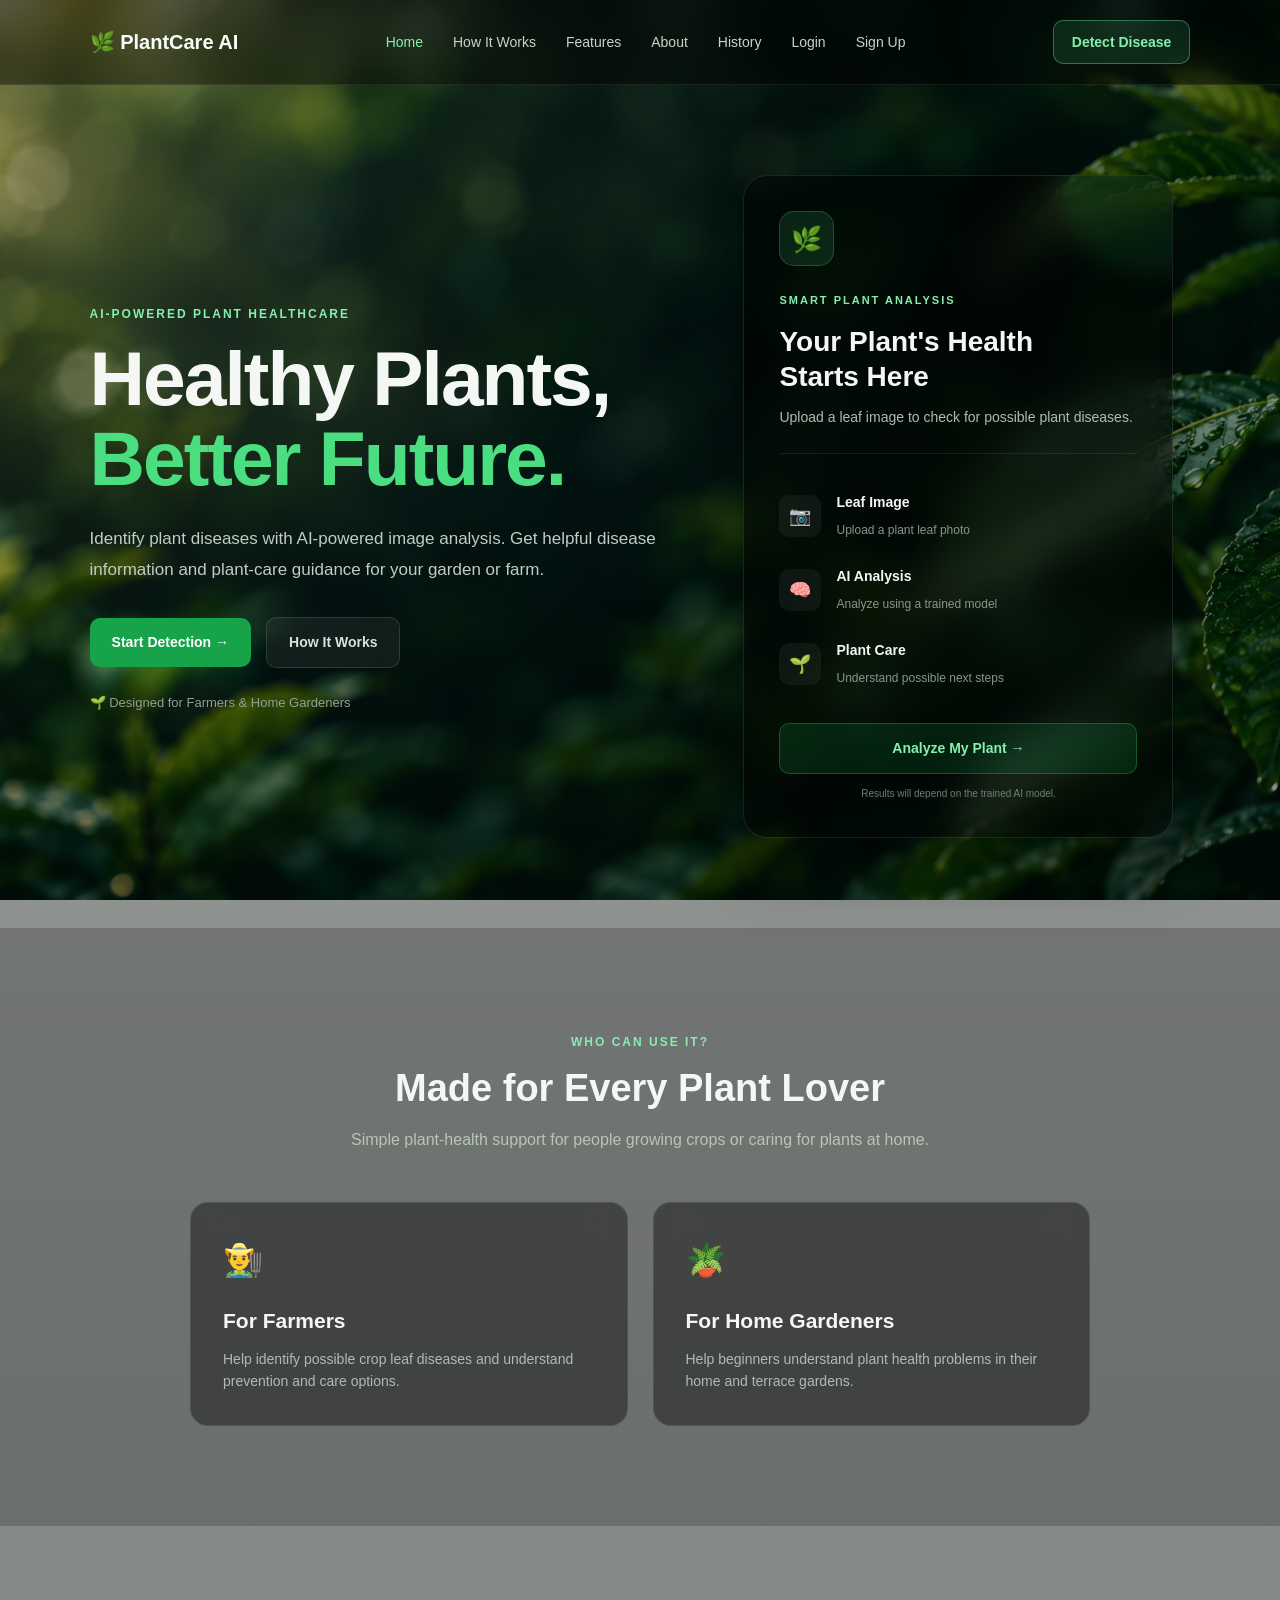
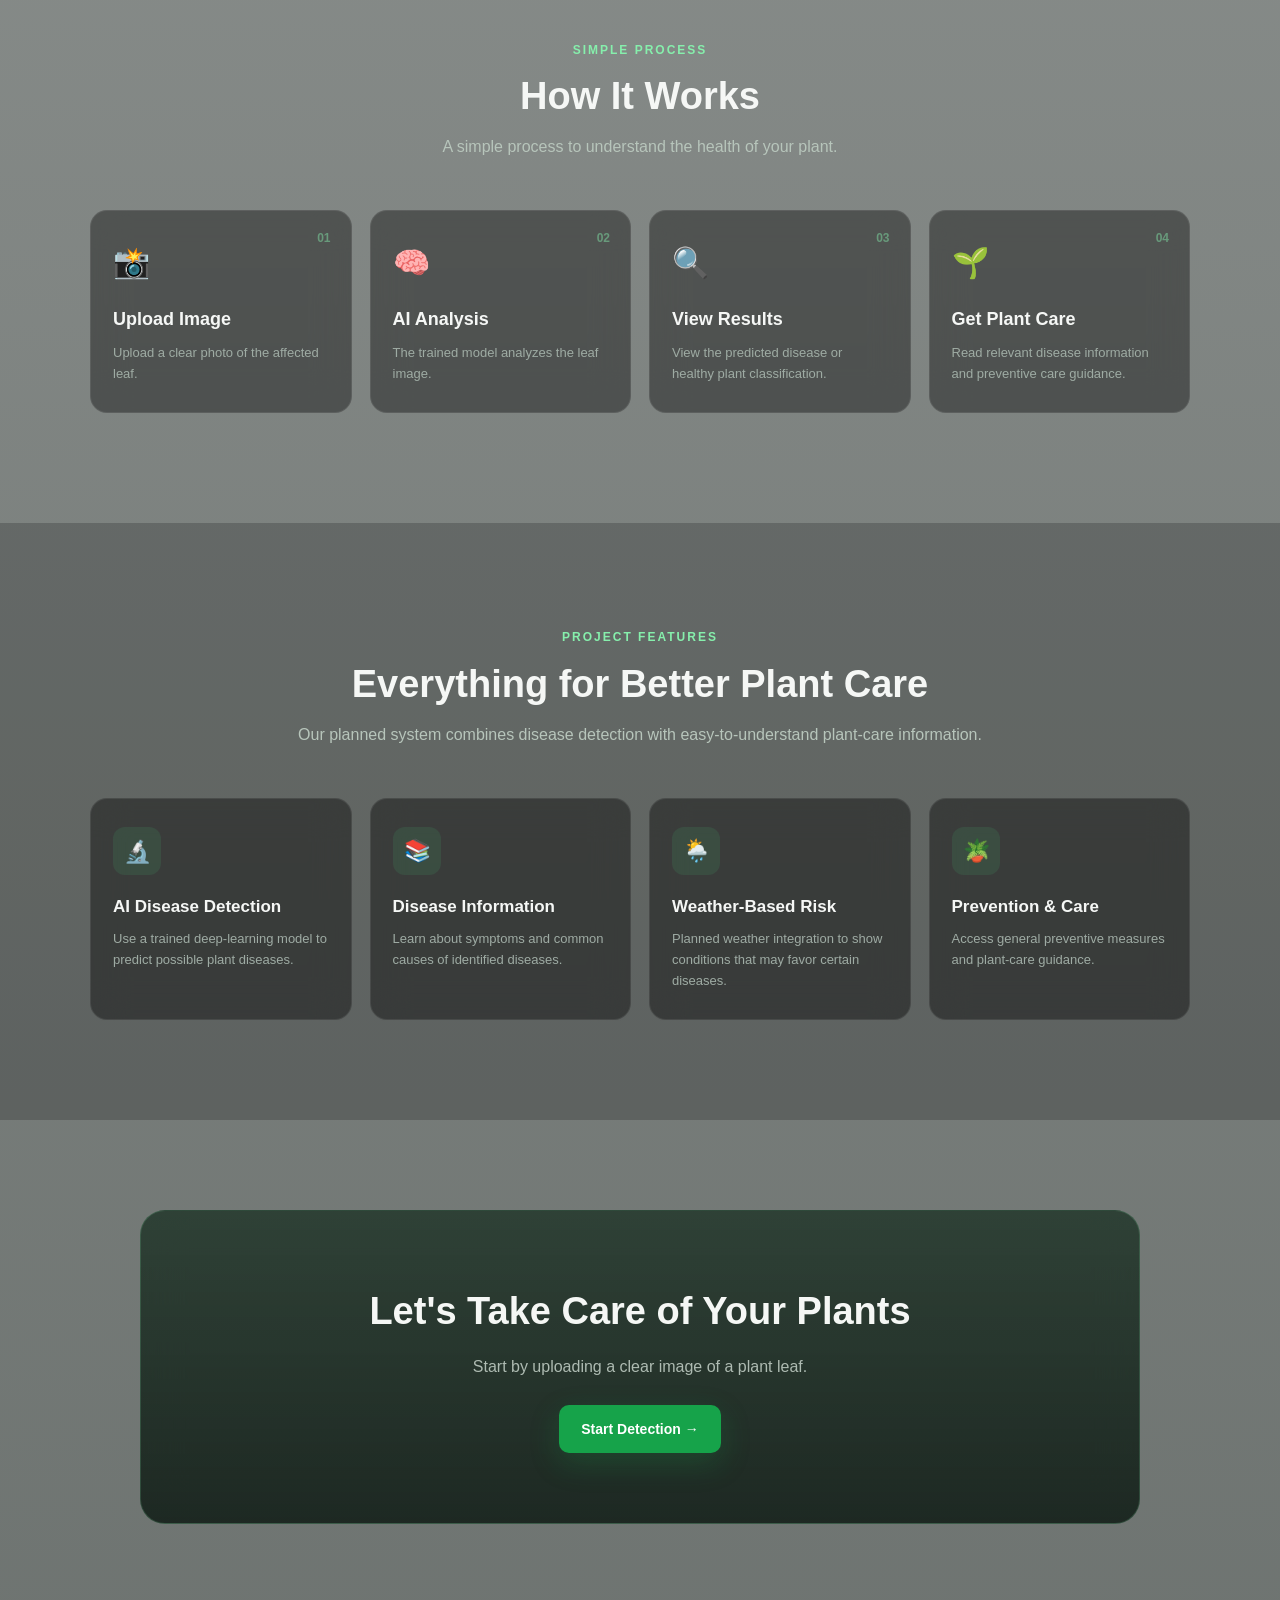
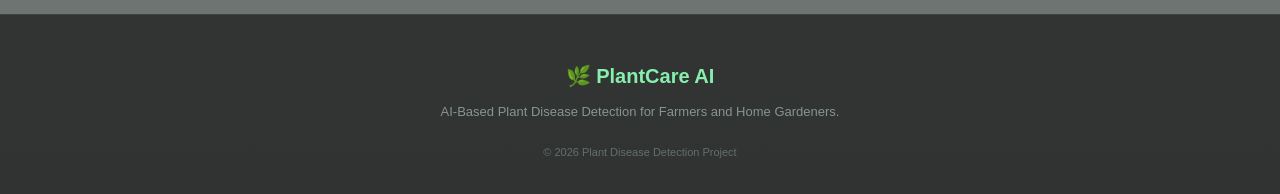
<file: frontend/index.html>
<!DOCTYPE html>
<html lang="en">

<head>
    <meta charset="UTF-8">
    <meta name="viewport" content="width=l̥ōdevice-width, initial-scale=1.0">

    <title>Plant Disease Detection</title>

    <!-- CSS File -->
    <link rel="stylesheet" href="../css/style.css">
</head>

<body>

    <!-- Navigation Bar -->
    <header class="navbar">
        <div class="logo">
            🌿 PlantCare AI
        </div>

        <nav class="nav-links">
            <a href="index.html" class="active">Home</a>
            <a href="#how-it-works">How It Works</a>
            <a href="#features">Features</a>
            <a href="about.html">About</a>
            <a href="history.html">History</a>
            <a href="login.html">Login</a>
            <a href="signup.html">Sign Up</a>
        </nav>

        <a href="upload.html" class="nav-button">
            Detect Disease
        </a>
    </header>


    <!-- Main Hero Section -->
    <main>

        <section class="hero">

            <!-- Left Side Content -->
            <div class="hero-content">

                <span class="tagline">
                    AI-POWERED PLANT HEALTHCARE
                </span>

                <h1>
                    Healthy Plants,<br>
                    <span>Better Future.</span>
                </h1>

                <p>
                    Identify plant diseases with AI-powered image analysis.
                    Get helpful disease information and plant-care guidance
                    for your garden or farm.
                </p>

                <div class="hero-buttons">
                    <a href="upload.html" class="primary-button">
                        Start Detection →
                    </a>

                    <a href="#how-it-works" class="secondary-button">
                        How It Works
                    </a>
                </div>

                <div class="hero-note">
                    🌱 Designed for Farmers & Home Gardeners
                </div>

            </div>


            <!-- Right Side AI Card -->
            <div class="hero-visual">

                <div class="analysis-card">

                    <div class="card-icon">🌿</div>

                    <span class="card-label">
                        SMART PLANT ANALYSIS
                    </span>

                    <h2>
                        Your Plant's Health<br>
                        Starts Here
                    </h2>

                    <p>
                        Upload a leaf image to check for possible
                        plant diseases.
                    </p>

                    <div class="analysis-divider"></div>

                    <div class="analysis-feature">
                        <span>📷</span>
                        <div>
                            <strong>Leaf Image</strong>
                            <small>Upload a plant leaf photo</small>
                        </div>
                    </div>

                    <div class="analysis-feature">
                        <span>🧠</span>
                        <div>
                            <strong>AI Analysis</strong>
                            <small>Analyze using a trained model</small>
                        </div>
                    </div>

                    <div class="analysis-feature">
                        <span>🌱</span>
                        <div>
                            <strong>Plant Care</strong>
                            <small>Understand possible next steps</small>
                        </div>
                    </div>

                    <a href="upload.html" class="card-button">
                        Analyze My Plant →
                    </a>

                    <small class="disclaimer">
                        Results will depend on the trained AI model.
                    </small>

                </div>

            </div>

        </section>


        <!-- Audience Section -->
        <section class="audience" id="about">

            <div class="section-heading">
                <span class="tagline">WHO CAN USE IT?</span>

                <h2>
                    Made for Every Plant Lover
                </h2>

                <p>
                    Simple plant-health support for people growing
                    crops or caring for plants at home.
                </p>
            </div>

            <div class="audience-grid">

                <article class="info-card">
                    <div class="info-icon">👨‍🌾</div>

                    <h3>For Farmers</h3>

                    <p>
                        Help identify possible crop leaf diseases
                        and understand prevention and care options.
                    </p>
                </article>

                <article class="info-card">
                    <div class="info-icon">🪴</div>

                    <h3>For Home Gardeners</h3>

                    <p>
                        Help beginners understand plant health
                        problems in their home and terrace gardens.
                    </p>
                </article>

            </div>

        </section>


        <!-- How It Works Section -->
        <section class="how-it-works" id="how-it-works">

            <div class="section-heading">
                <span class="tagline">SIMPLE PROCESS</span>

                <h2>How It Works</h2>

                <p>
                    A simple process to understand the health
                    of your plant.
                </p>
            </div>

            <div class="steps-grid">

                <article class="step-card">
                    <span class="step-number">01</span>
                    <div class="step-icon">📸</div>

                    <h3>Upload Image</h3>

                    <p>
                        Upload a clear photo of the affected leaf.
                    </p>
                </article>

                <article class="step-card">
                    <span class="step-number">02</span>
                    <div class="step-icon">🧠</div>

                    <h3>AI Analysis</h3>

                    <p>
                        The trained model analyzes the leaf image.
                    </p>
                </article>

                <article class="step-card">
                    <span class="step-number">03</span>
                    <div class="step-icon">🔍</div>

                    <h3>View Results</h3>

                    <p>
                        View the predicted disease or healthy
                        plant classification.
                    </p>
                </article>

                <article class="step-card">
                    <span class="step-number">04</span>
                    <div class="step-icon">🌱</div>

                    <h3>Get Plant Care</h3>

                    <p>
                        Read relevant disease information
                        and preventive care guidance.
                    </p>
                </article>

            </div>

        </section>


        <!-- Features Section -->
        <section class="features" id="features">

            <div class="section-heading">
                <span class="tagline">PROJECT FEATURES</span>

                <h2>Everything for Better Plant Care</h2>

                <p>
                    Our planned system combines disease detection
                    with easy-to-understand plant-care information.
                </p>
            </div>

            <div class="features-grid">

                <article class="feature-card">
                    <div class="feature-icon">🔬</div>

                    <h3>AI Disease Detection</h3>

                    <p>
                        Use a trained deep-learning model
                        to predict possible plant diseases.
                    </p>
                </article>

                <article class="feature-card">
                    <div class="feature-icon">📚</div>

                    <h3>Disease Information</h3>

                    <p>
                        Learn about symptoms and common
                        causes of identified diseases.
                    </p>
                </article>

                <article class="feature-card">
                    <div class="feature-icon">🌦️</div>

                    <h3>Weather-Based Risk</h3>

                    <p>
                        Planned weather integration to show
                        conditions that may favor certain diseases.
                    </p>
                </article>

                <article class="feature-card">
                    <div class="feature-icon">🪴</div>

                    <h3>Prevention & Care</h3>

                    <p>
                        Access general preventive measures
                        and plant-care guidance.
                    </p>
                </article>

            </div>

        </section>


        <!-- Call To Action -->
        <section class="cta-section">

            <h2>Let's Take Care of Your Plants</h2>

            <p>
                Start by uploading a clear image of a plant leaf.
            </p>

            <a href="upload.html" class="primary-button">
                Start Detection →
            </a>

        </section>

    </main>


    <!-- Footer -->
    <footer class="footer">

        <div class="footer-logo">
            🌿 PlantCare AI
        </div>

        <p>
            AI-Based Plant Disease Detection for Farmers
            and Home Gardeners.
        </p>

        <small>
            © 2026 Plant Disease Detection Project
        </small>

    </footer>


    <!-- JavaScript File -->
    <script src="../js/app.js"></script>

</body>

</html>
</file>
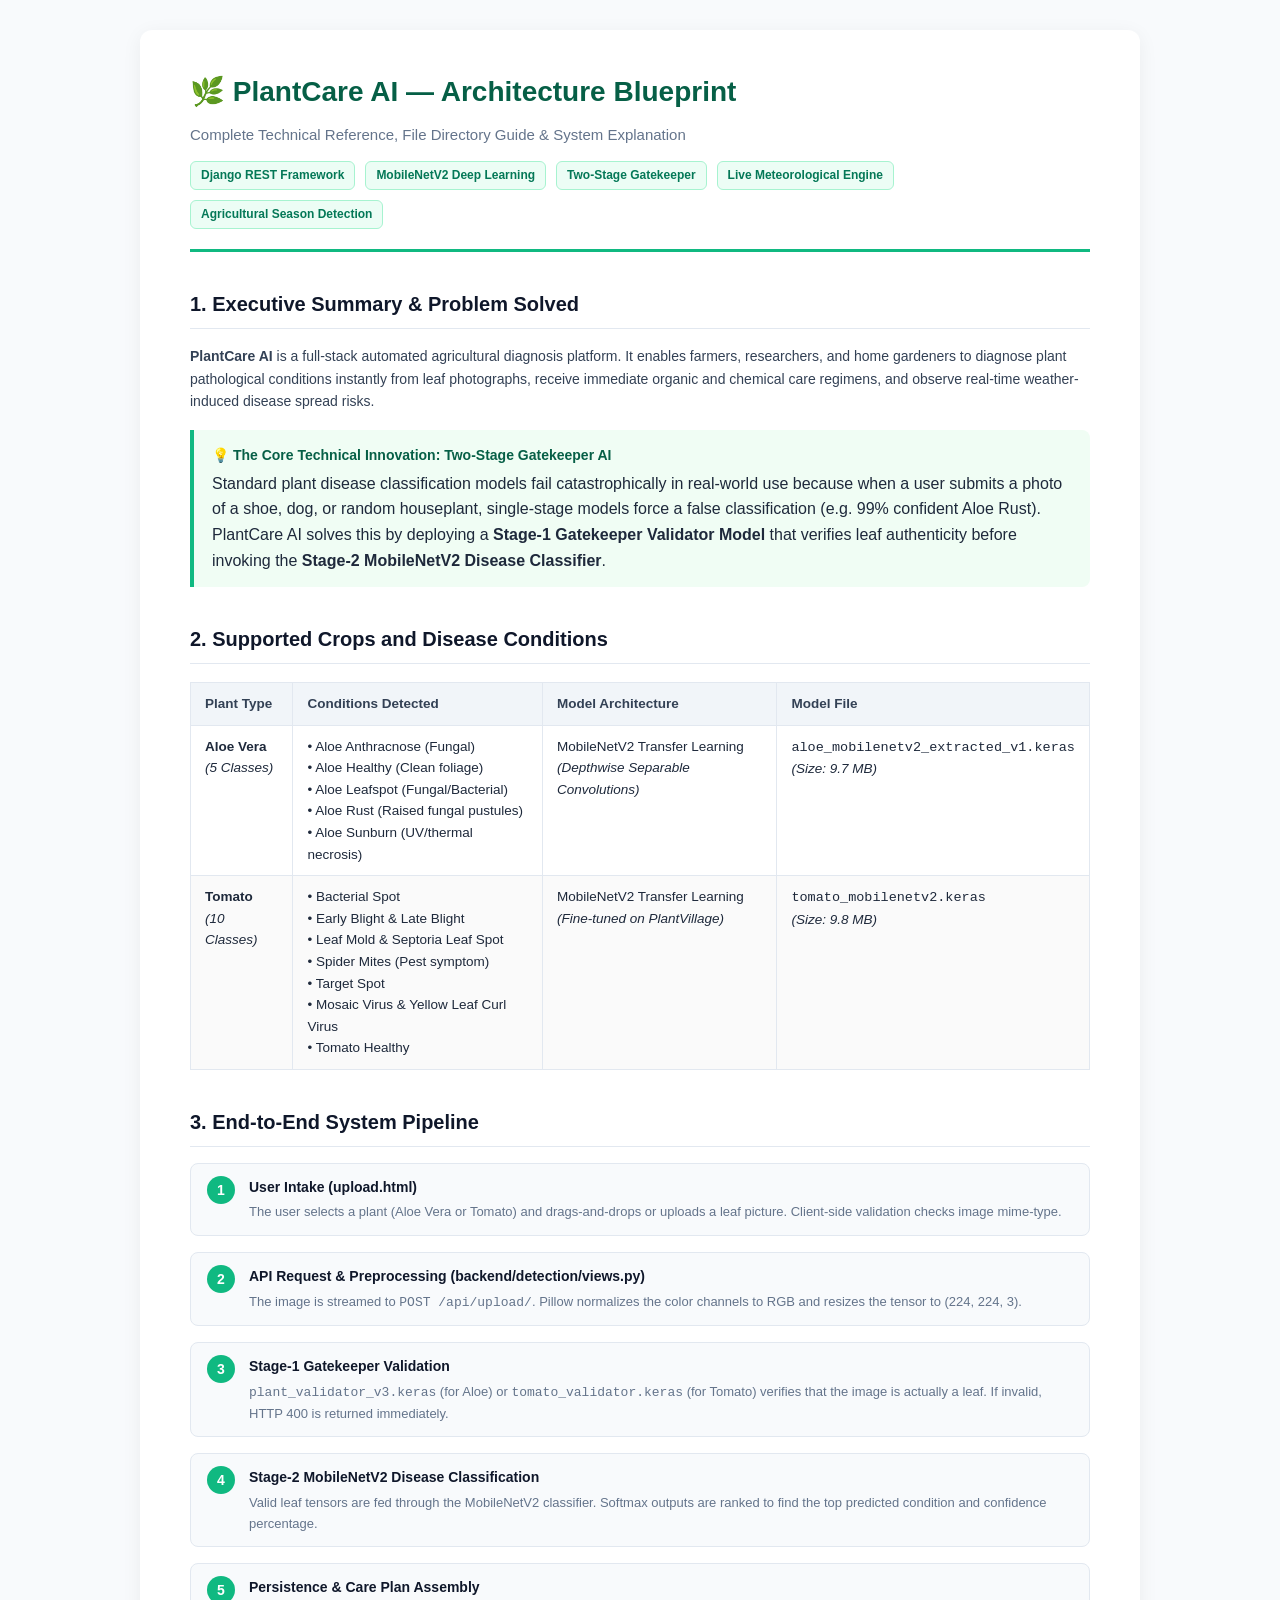
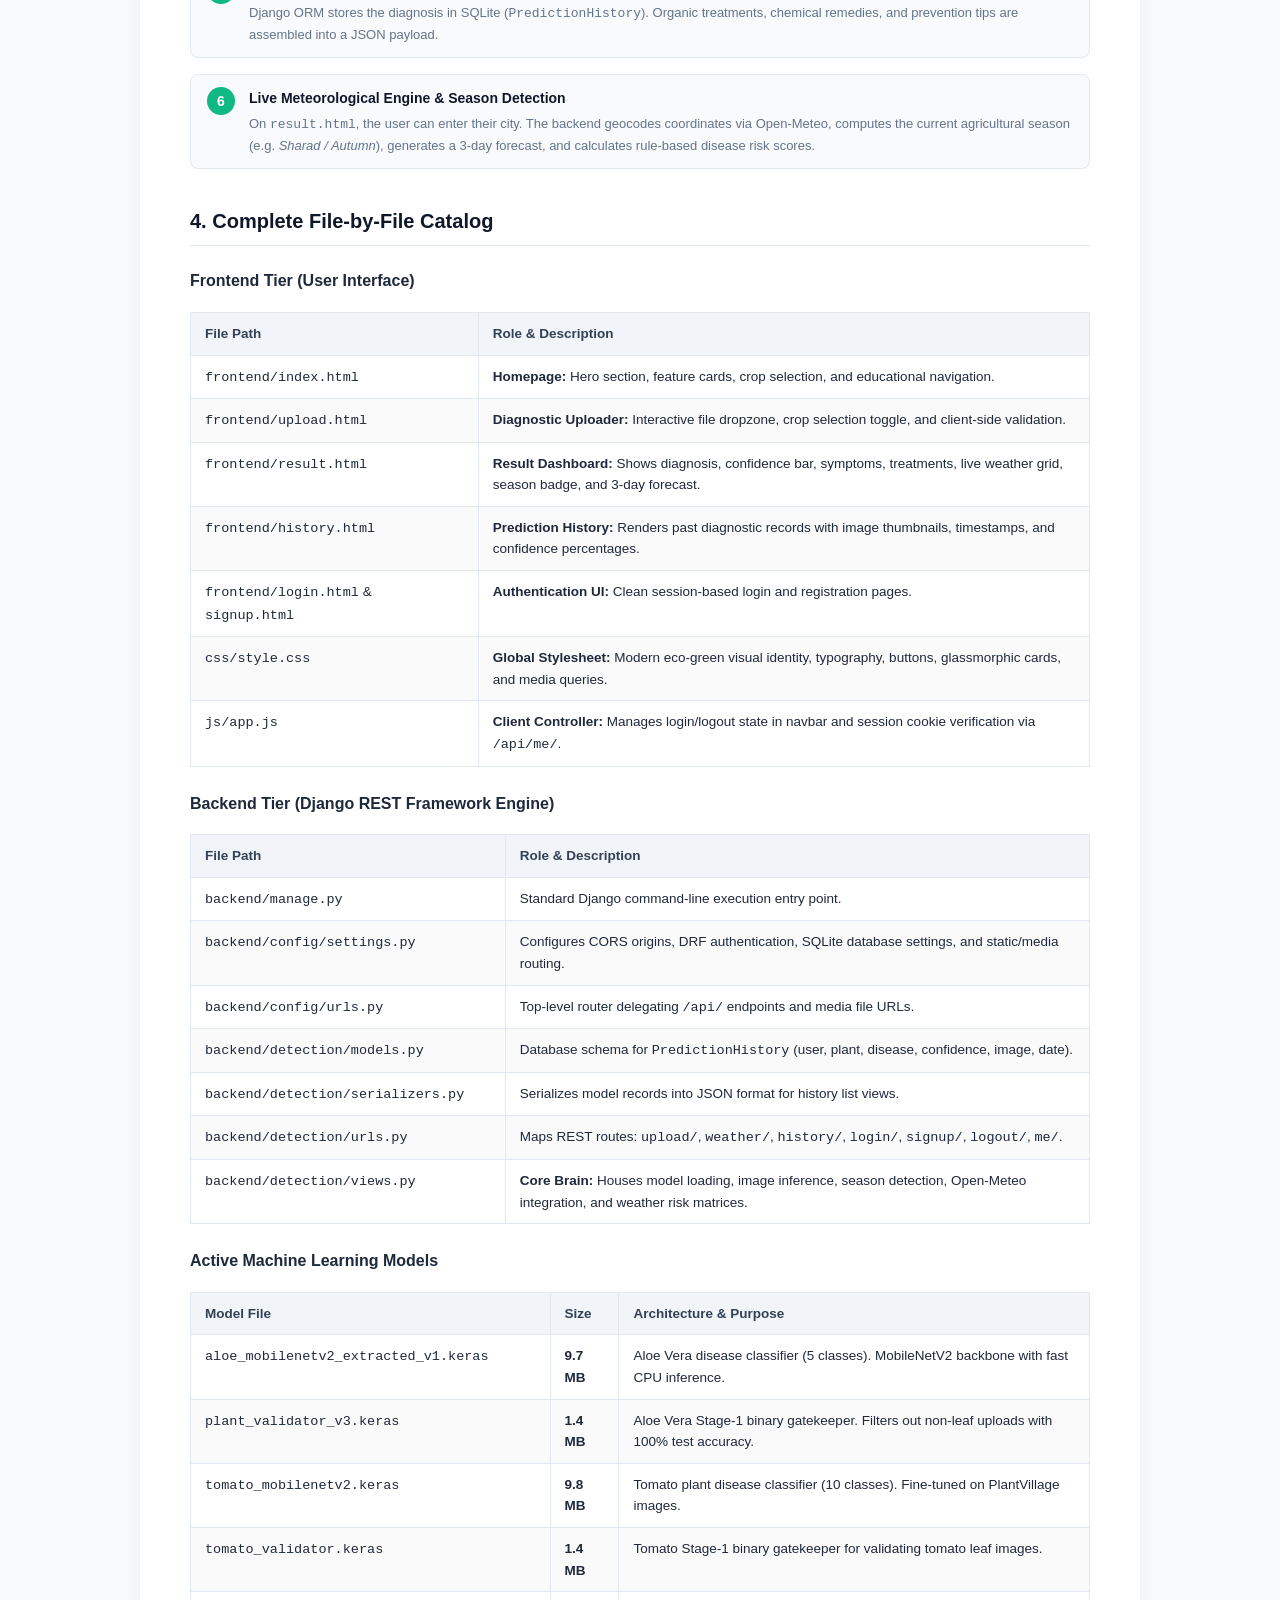
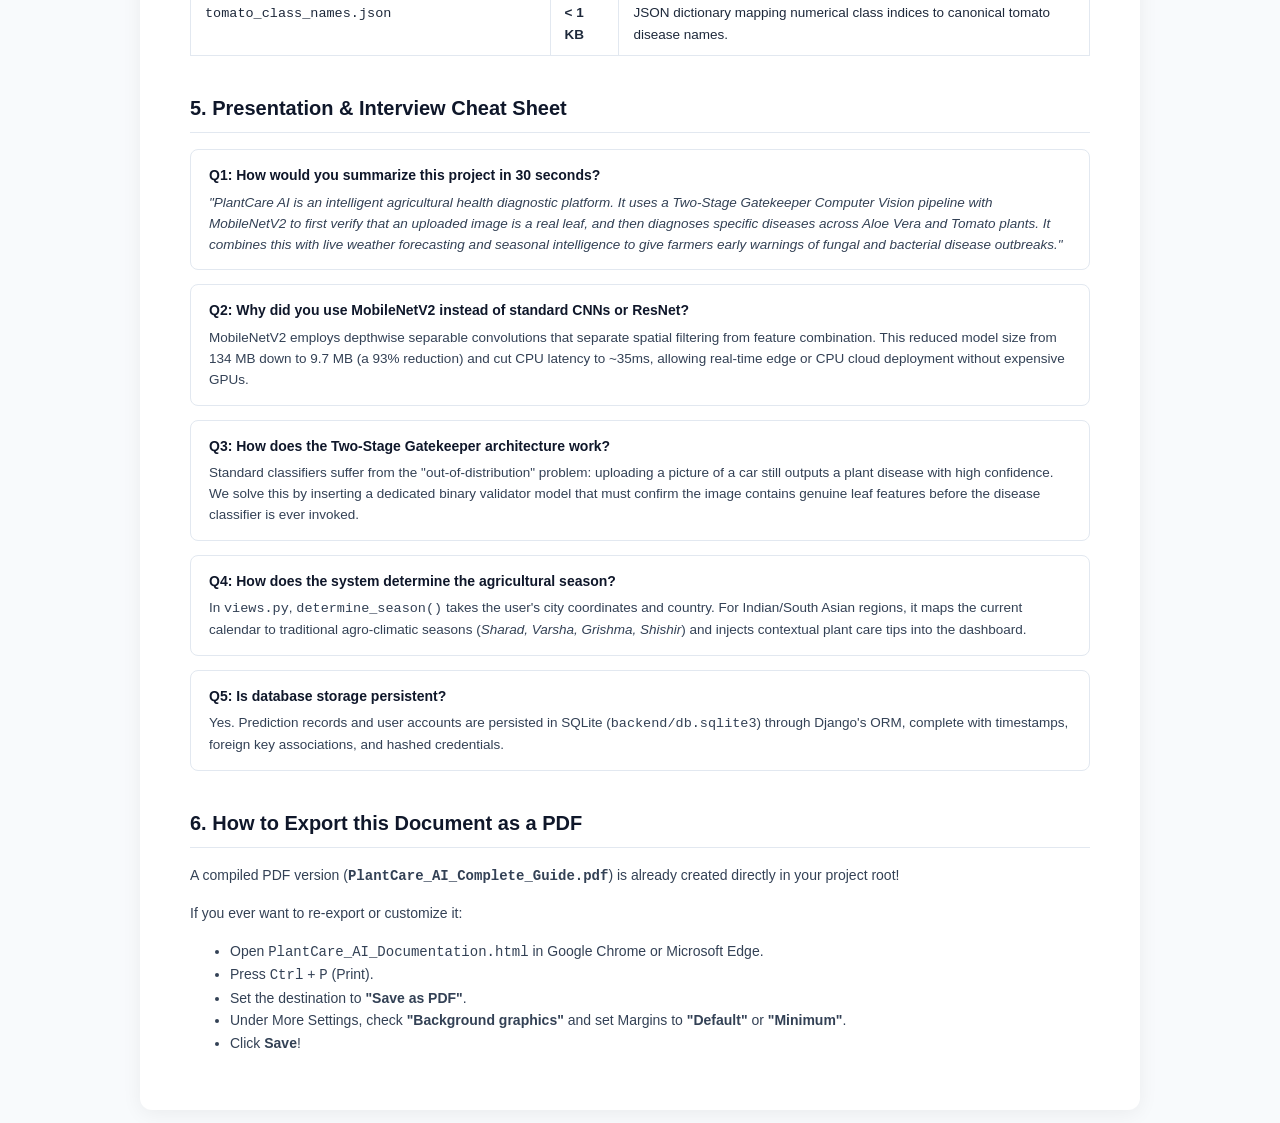
<file: PlantCare_AI_Documentation.html>
<!DOCTYPE html>
<html lang="en">
<head>
    <meta charset="UTF-8">
    <meta name="viewport" content="width=device-width, initial-scale=1.0">
    <title>PlantCare AI - Complete Architectural Blueprint & Project Guide</title>
    <style>
        @page {
            size: A4;
            margin: 1.5cm;
        }

        body {
            font-family: -apple-system, BlinkMacSystemFont, "Segoe UI", Roboto, "Helvetica Neue", Arial, sans-serif;
            line-height: 1.6;
            color: #1e293b;
            background-color: #f8fafc;
            margin: 0;
            padding: 30px;
        }

        .container {
            max-width: 900px;
            margin: 0 auto;
            background: #ffffff;
            padding: 40px 50px;
            border-radius: 12px;
            box-shadow: 0 4px 20px rgba(0, 0, 0, 0.06);
        }

        .header {
            border-bottom: 3px solid #10b981;
            padding-bottom: 20px;
            margin-bottom: 30px;
        }

        .header h1 {
            font-size: 28px;
            color: #065f46;
            margin: 0 0 8px 0;
            display: flex;
            align-items: center;
            gap: 10px;
        }

        .header .subtitle {
            font-size: 15px;
            color: #64748b;
            margin: 0;
            font-weight: 500;
        }

        .badge-bar {
            display: flex;
            gap: 10px;
            margin-top: 14px;
            flex-wrap: wrap;
        }

        .badge {
            background: #ecfdf5;
            color: #047857;
            padding: 4px 10px;
            border-radius: 6px;
            font-size: 12px;
            font-weight: 600;
            border: 1px solid #a7f3d0;
        }

        h2 {
            font-size: 20px;
            color: #0f172a;
            border-bottom: 1px solid #e2e8f0;
            padding-bottom: 8px;
            margin-top: 36px;
            margin-bottom: 16px;
        }

        h3 {
            font-size: 16px;
            color: #1e293b;
            margin-top: 22px;
            margin-bottom: 10px;
        }

        p, li {
            font-size: 14px;
            color: #334155;
        }

        table {
            width: 100%;
            border-collapse: collapse;
            margin: 18px 0 24px 0;
            font-size: 13.5px;
        }

        th {
            background: #f1f5f9;
            color: #334155;
            font-weight: 700;
            text-align: left;
            padding: 10px 14px;
            border: 1px solid #e2e8f0;
        }

        td {
            padding: 10px 14px;
            border: 1px solid #e2e8f0;
            vertical-align: top;
        }

        tr:nth-child(even) td {
            background: #fafafa;
        }

        .code-box {
            background: #0f172a;
            color: #f8fafc;
            padding: 16px 20px;
            border-radius: 8px;
            font-family: Consolas, Monaco, "Courier New", monospace;
            font-size: 13px;
            overflow-x: auto;
            margin: 15px 0;
        }

        .callout {
            background: #f0fdf4;
            border-left: 4px solid #10b981;
            padding: 14px 18px;
            border-radius: 0 8px 8px 0;
            margin: 18px 0;
        }

        .callout-title {
            font-weight: bold;
            color: #065f46;
            margin-bottom: 4px;
            font-size: 14px;
        }

        .workflow-step {
            display: flex;
            gap: 14px;
            margin-bottom: 16px;
            background: #f8fafc;
            padding: 12px 16px;
            border-radius: 8px;
            border: 1px solid #e2e8f0;
        }

        .step-num {
            background: #10b981;
            color: white;
            width: 28px;
            height: 28px;
            border-radius: 50%;
            display: flex;
            align-items: center;
            justify-content: center;
            font-weight: bold;
            font-size: 14px;
            flex-shrink: 0;
        }

        .step-body h4 {
            margin: 0 0 4px 0;
            font-size: 14px;
            color: #0f172a;
        }

        .step-body p {
            margin: 0;
            font-size: 13px;
            color: #64748b;
        }

        .qa-card {
            background: #ffffff;
            border: 1px solid #e2e8f0;
            border-radius: 8px;
            padding: 14px 18px;
            margin-bottom: 14px;
        }

        .qa-q {
            font-weight: 700;
            color: #0f172a;
            font-size: 14px;
            margin-bottom: 6px;
        }

        .qa-a {
            color: #334155;
            font-size: 13.5px;
            margin: 0;
            line-height: 1.55;
        }

        @media print {
            body {
                background: #ffffff;
                padding: 0;
            }
            .container {
                box-shadow: none;
                padding: 0;
                max-width: 100%;
            }
            .page-break {
                page-break-before: always;
            }
        }
    </style>
</head>
<body>

<div class="container">

    <div class="header">
        <h1>🌿 PlantCare AI — Architecture Blueprint</h1>
        <p class="subtitle">Complete Technical Reference, File Directory Guide & System Explanation</p>
        <div class="badge-bar">
            <span class="badge">Django REST Framework</span>
            <span class="badge">MobileNetV2 Deep Learning</span>
            <span class="badge">Two-Stage Gatekeeper</span>
            <span class="badge">Live Meteorological Engine</span>
            <span class="badge">Agricultural Season Detection</span>
        </div>
    </div>

    <h2>1. Executive Summary & Problem Solved</h2>
    <p>
        <strong>PlantCare AI</strong> is a full-stack automated agricultural diagnosis platform. It enables farmers, researchers, and home gardeners to diagnose plant pathological conditions instantly from leaf photographs, receive immediate organic and chemical care regimens, and observe real-time weather-induced disease spread risks.
    </p>

    <div class="callout">
        <div class="callout-title">💡 The Core Technical Innovation: Two-Stage Gatekeeper AI</div>
        Standard plant disease classification models fail catastrophically in real-world use because when a user submits a photo of a shoe, dog, or random houseplant, single-stage models force a false classification (e.g. 99% confident Aloe Rust). PlantCare AI solves this by deploying a <strong>Stage-1 Gatekeeper Validator Model</strong> that verifies leaf authenticity before invoking the <strong>Stage-2 MobileNetV2 Disease Classifier</strong>.
    </div>

    <h2>2. Supported Crops and Disease Conditions</h2>
    <table>
        <thead>
            <tr>
                <th>Plant Type</th>
                <th>Conditions Detected</th>
                <th>Model Architecture</th>
                <th>Model File</th>
            </tr>
        </thead>
        <tbody>
            <tr>
                <td><strong>Aloe Vera</strong><br><em>(5 Classes)</em></td>
                <td>
                    • Aloe Anthracnose (Fungal)<br>
                    • Aloe Healthy (Clean foliage)<br>
                    • Aloe Leafspot (Fungal/Bacterial)<br>
                    • Aloe Rust (Raised fungal pustules)<br>
                    • Aloe Sunburn (UV/thermal necrosis)
                </td>
                <td>MobileNetV2 Transfer Learning<br><em>(Depthwise Separable Convolutions)</em></td>
                <td><code>aloe_mobilenetv2_extracted_v1.keras</code><br><em>(Size: 9.7 MB)</em></td>
            </tr>
            <tr>
                <td><strong>Tomato</strong><br><em>(10 Classes)</em></td>
                <td>
                    • Bacterial Spot<br>
                    • Early Blight & Late Blight<br>
                    • Leaf Mold & Septoria Leaf Spot<br>
                    • Spider Mites (Pest symptom)<br>
                    • Target Spot<br>
                    • Mosaic Virus & Yellow Leaf Curl Virus<br>
                    • Tomato Healthy
                </td>
                <td>MobileNetV2 Transfer Learning<br><em>(Fine-tuned on PlantVillage)</em></td>
                <td><code>tomato_mobilenetv2.keras</code><br><em>(Size: 9.8 MB)</em></td>
            </tr>
        </tbody>
    </table>

    <div class="page-break"></div>

    <h2>3. End-to-End System Pipeline</h2>
    <div class="workflow-step">
        <div class="step-num">1</div>
        <div class="step-body">
            <h4>User Intake (upload.html)</h4>
            <p>The user selects a plant (Aloe Vera or Tomato) and drags-and-drops or uploads a leaf picture. Client-side validation checks image mime-type.</p>
        </div>
    </div>

    <div class="workflow-step">
        <div class="step-num">2</div>
        <div class="step-body">
            <h4>API Request & Preprocessing (backend/detection/views.py)</h4>
            <p>The image is streamed to <code>POST /api/upload/</code>. Pillow normalizes the color channels to RGB and resizes the tensor to (224, 224, 3).</p>
        </div>
    </div>

    <div class="workflow-step">
        <div class="step-num">3</div>
        <div class="step-body">
            <h4>Stage-1 Gatekeeper Validation</h4>
            <p><code>plant_validator_v3.keras</code> (for Aloe) or <code>tomato_validator.keras</code> (for Tomato) verifies that the image is actually a leaf. If invalid, HTTP 400 is returned immediately.</p>
        </div>
    </div>

    <div class="workflow-step">
        <div class="step-num">4</div>
        <div class="step-body">
            <h4>Stage-2 MobileNetV2 Disease Classification</h4>
            <p>Valid leaf tensors are fed through the MobileNetV2 classifier. Softmax outputs are ranked to find the top predicted condition and confidence percentage.</p>
        </div>
    </div>

    <div class="workflow-step">
        <div class="step-num">5</div>
        <div class="step-body">
            <h4>Persistence & Care Plan Assembly</h4>
            <p>Django ORM stores the diagnosis in SQLite (<code>PredictionHistory</code>). Organic treatments, chemical remedies, and prevention tips are assembled into a JSON payload.</p>
        </div>
    </div>

    <div class="workflow-step">
        <div class="step-num">6</div>
        <div class="step-body">
            <h4>Live Meteorological Engine & Season Detection</h4>
            <p>On <code>result.html</code>, the user can enter their city. The backend geocodes coordinates via Open-Meteo, computes the current agricultural season (e.g. <em>Sharad / Autumn</em>), generates a 3-day forecast, and calculates rule-based disease risk scores.</p>
        </div>
    </div>

    <h2>4. Complete File-by-File Catalog</h2>

    <h3>Frontend Tier (User Interface)</h3>
    <table>
        <thead>
            <tr>
                <th style="width: 32%;">File Path</th>
                <th>Role & Description</th>
            </tr>
        </thead>
        <tbody>
            <tr>
                <td><code>frontend/index.html</code></td>
                <td><strong>Homepage:</strong> Hero section, feature cards, crop selection, and educational navigation.</td>
            </tr>
            <tr>
                <td><code>frontend/upload.html</code></td>
                <td><strong>Diagnostic Uploader:</strong> Interactive file dropzone, crop selection toggle, and client-side validation.</td>
            </tr>
            <tr>
                <td><code>frontend/result.html</code></td>
                <td><strong>Result Dashboard:</strong> Shows diagnosis, confidence bar, symptoms, treatments, live weather grid, season badge, and 3-day forecast.</td>
            </tr>
            <tr>
                <td><code>frontend/history.html</code></td>
                <td><strong>Prediction History:</strong> Renders past diagnostic records with image thumbnails, timestamps, and confidence percentages.</td>
            </tr>
            <tr>
                <td><code>frontend/login.html</code> & <code>signup.html</code></td>
                <td><strong>Authentication UI:</strong> Clean session-based login and registration pages.</td>
            </tr>
            <tr>
                <td><code>css/style.css</code></td>
                <td><strong>Global Stylesheet:</strong> Modern eco-green visual identity, typography, buttons, glassmorphic cards, and media queries.</td>
            </tr>
            <tr>
                <td><code>js/app.js</code></td>
                <td><strong>Client Controller:</strong> Manages login/logout state in navbar and session cookie verification via <code>/api/me/</code>.</td>
            </tr>
        </tbody>
    </table>

    <div class="page-break"></div>

    <h3>Backend Tier (Django REST Framework Engine)</h3>
    <table>
        <thead>
            <tr>
                <th style="width: 35%;">File Path</th>
                <th>Role & Description</th>
            </tr>
        </thead>
        <tbody>
            <tr>
                <td><code>backend/manage.py</code></td>
                <td>Standard Django command-line execution entry point.</td>
            </tr>
            <tr>
                <td><code>backend/config/settings.py</code></td>
                <td>Configures CORS origins, DRF authentication, SQLite database settings, and static/media routing.</td>
            </tr>
            <tr>
                <td><code>backend/config/urls.py</code></td>
                <td>Top-level router delegating <code>/api/</code> endpoints and media file URLs.</td>
            </tr>
            <tr>
                <td><code>backend/detection/models.py</code></td>
                <td>Database schema for <code>PredictionHistory</code> (user, plant, disease, confidence, image, date).</td>
            </tr>
            <tr>
                <td><code>backend/detection/serializers.py</code></td>
                <td>Serializes model records into JSON format for history list views.</td>
            </tr>
            <tr>
                <td><code>backend/detection/urls.py</code></td>
                <td>Maps REST routes: <code>upload/</code>, <code>weather/</code>, <code>history/</code>, <code>login/</code>, <code>signup/</code>, <code>logout/</code>, <code>me/</code>.</td>
            </tr>
            <tr>
                <td><code>backend/detection/views.py</code></td>
                <td><strong>Core Brain:</strong> Houses model loading, image inference, season detection, Open-Meteo integration, and weather risk matrices.</td>
            </tr>
        </tbody>
    </table>

    <h3>Active Machine Learning Models</h3>
    <table>
        <thead>
            <tr>
                <th style="width: 40%;">Model File</th>
                <th>Size</th>
                <th>Architecture & Purpose</th>
            </tr>
        </thead>
        <tbody>
            <tr>
                <td><code>aloe_mobilenetv2_extracted_v1.keras</code></td>
                <td><strong>9.7 MB</strong></td>
                <td>Aloe Vera disease classifier (5 classes). MobileNetV2 backbone with fast CPU inference.</td>
            </tr>
            <tr>
                <td><code>plant_validator_v3.keras</code></td>
                <td><strong>1.4 MB</strong></td>
                <td>Aloe Vera Stage-1 binary gatekeeper. Filters out non-leaf uploads with 100% test accuracy.</td>
            </tr>
            <tr>
                <td><code>tomato_mobilenetv2.keras</code></td>
                <td><strong>9.8 MB</strong></td>
                <td>Tomato plant disease classifier (10 classes). Fine-tuned on PlantVillage images.</td>
            </tr>
            <tr>
                <td><code>tomato_validator.keras</code></td>
                <td><strong>1.4 MB</strong></td>
                <td>Tomato Stage-1 binary gatekeeper for validating tomato leaf images.</td>
            </tr>
            <tr>
                <td><code>tomato_class_names.json</code></td>
                <td><strong>&lt; 1 KB</strong></td>
                <td>JSON dictionary mapping numerical class indices to canonical tomato disease names.</td>
            </tr>
        </tbody>
    </table>

    <h2>5. Presentation & Interview Cheat Sheet</h2>

    <div class="qa-card">
        <div class="qa-q">Q1: How would you summarize this project in 30 seconds?</div>
        <p class="qa-a">
            <em>"PlantCare AI is an intelligent agricultural health diagnostic platform. It uses a Two-Stage Gatekeeper Computer Vision pipeline with MobileNetV2 to first verify that an uploaded image is a real leaf, and then diagnoses specific diseases across Aloe Vera and Tomato plants. It combines this with live weather forecasting and seasonal intelligence to give farmers early warnings of fungal and bacterial disease outbreaks."</em>
        </p>
    </div>

    <div class="qa-card">
        <div class="qa-q">Q2: Why did you use MobileNetV2 instead of standard CNNs or ResNet?</div>
        <p class="qa-a">
            MobileNetV2 employs depthwise separable convolutions that separate spatial filtering from feature combination. This reduced model size from 134 MB down to 9.7 MB (a 93% reduction) and cut CPU latency to ~35ms, allowing real-time edge or CPU cloud deployment without expensive GPUs.
        </p>
    </div>

    <div class="qa-card">
        <div class="qa-q">Q3: How does the Two-Stage Gatekeeper architecture work?</div>
        <p class="qa-a">
            Standard classifiers suffer from the "out-of-distribution" problem: uploading a picture of a car still outputs a plant disease with high confidence. We solve this by inserting a dedicated binary validator model that must confirm the image contains genuine leaf features before the disease classifier is ever invoked.
        </p>
    </div>

    <div class="qa-card">
        <div class="qa-q">Q4: How does the system determine the agricultural season?</div>
        <p class="qa-a">
            In <code>views.py</code>, <code>determine_season()</code> takes the user's city coordinates and country. For Indian/South Asian regions, it maps the current calendar to traditional agro-climatic seasons (<em>Sharad, Varsha, Grishma, Shishir</em>) and injects contextual plant care tips into the dashboard.
        </p>
    </div>

    <div class="qa-card">
        <div class="qa-q">Q5: Is database storage persistent?</div>
        <p class="qa-a">
            Yes. Prediction records and user accounts are persisted in SQLite (<code>backend/db.sqlite3</code>) through Django's ORM, complete with timestamps, foreign key associations, and hashed credentials.
        </p>
    </div>

    <h2>6. How to Export this Document as a PDF</h2>
    <p>
        A compiled PDF version (<strong><code>PlantCare_AI_Complete_Guide.pdf</code></strong>) is already created directly in your project root!
    </p>
    <p>
        If you ever want to re-export or customize it:
    </p>
    <ul>
        <li>Open <code>PlantCare_AI_Documentation.html</code> in Google Chrome or Microsoft Edge.</li>
        <li>Press <kbd>Ctrl</kbd> + <kbd>P</kbd> (Print).</li>
        <li>Set the destination to <strong>"Save as PDF"</strong>.</li>
        <li>Under More Settings, check <strong>"Background graphics"</strong> and set Margins to <strong>"Default"</strong> or <strong>"Minimum"</strong>.</li>
        <li>Click <strong>Save</strong>!</li>
    </ul>

</div>

</body>
</html>
</file>
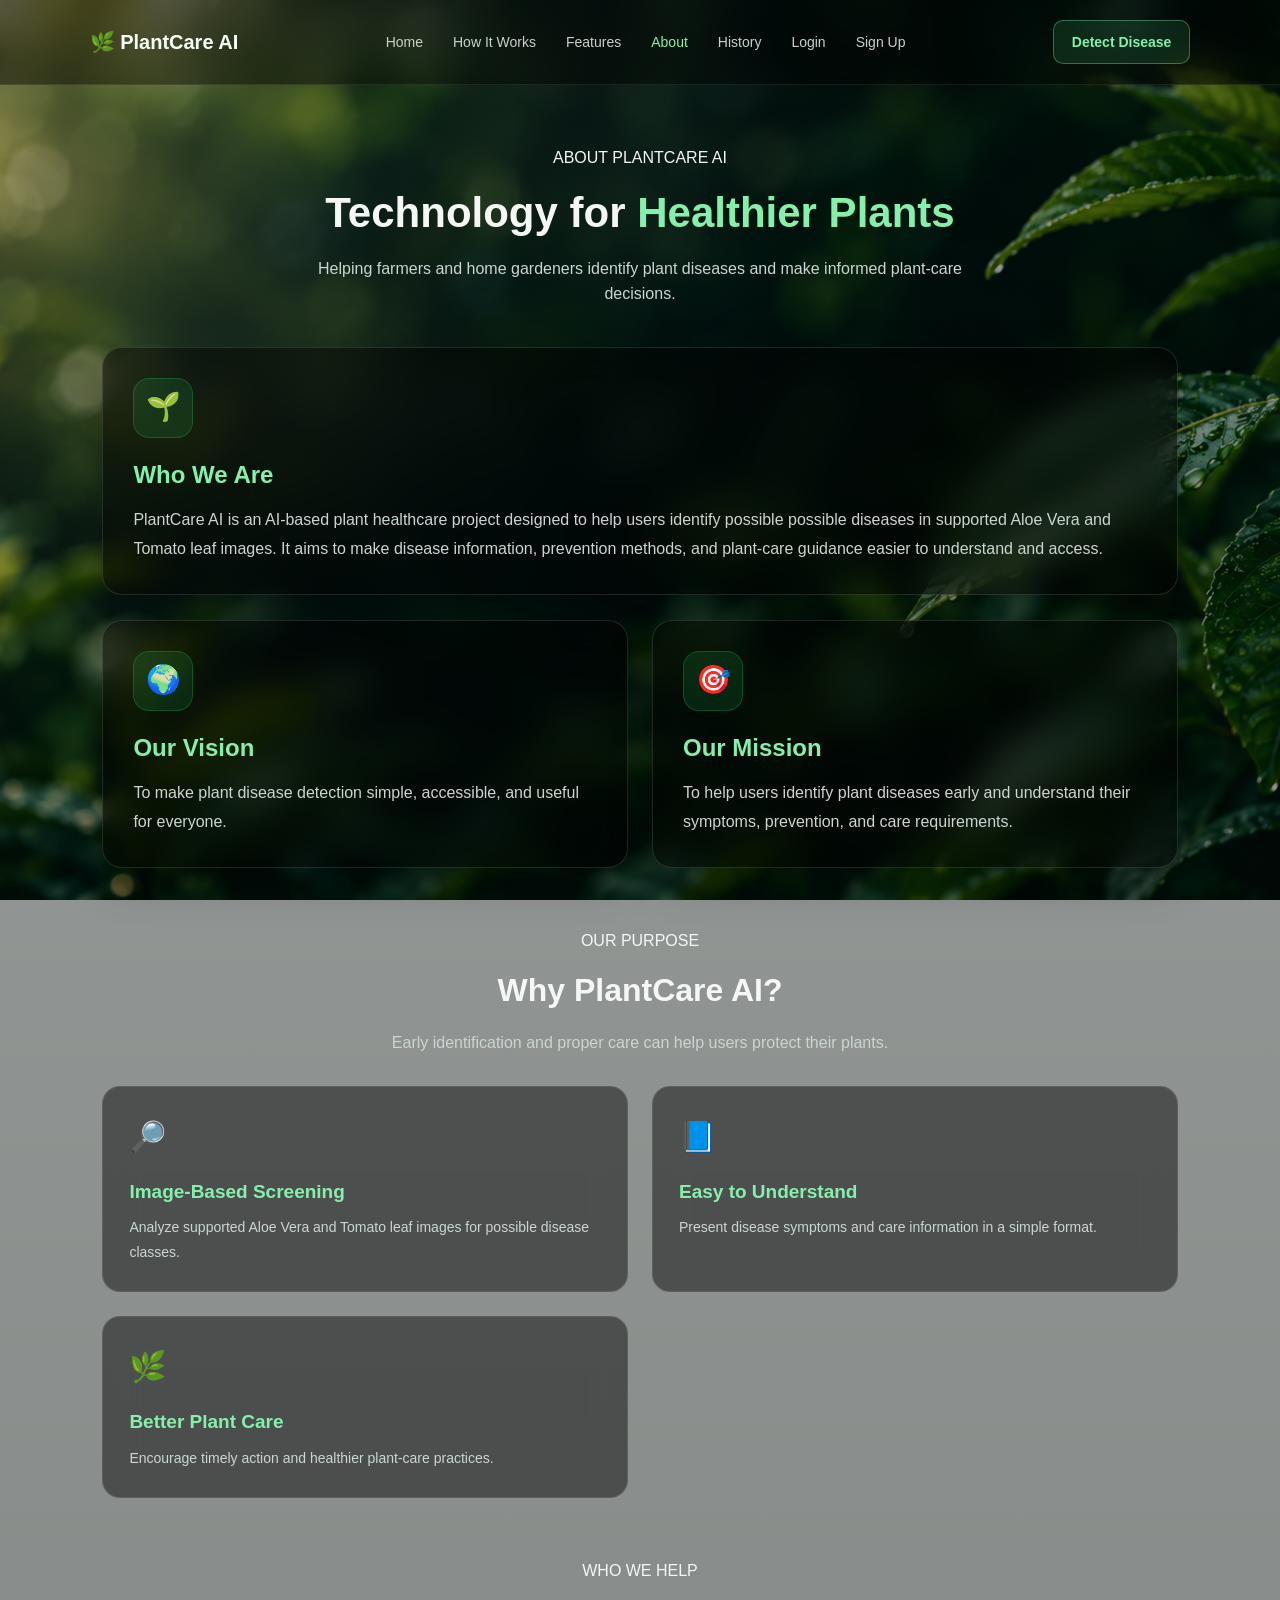
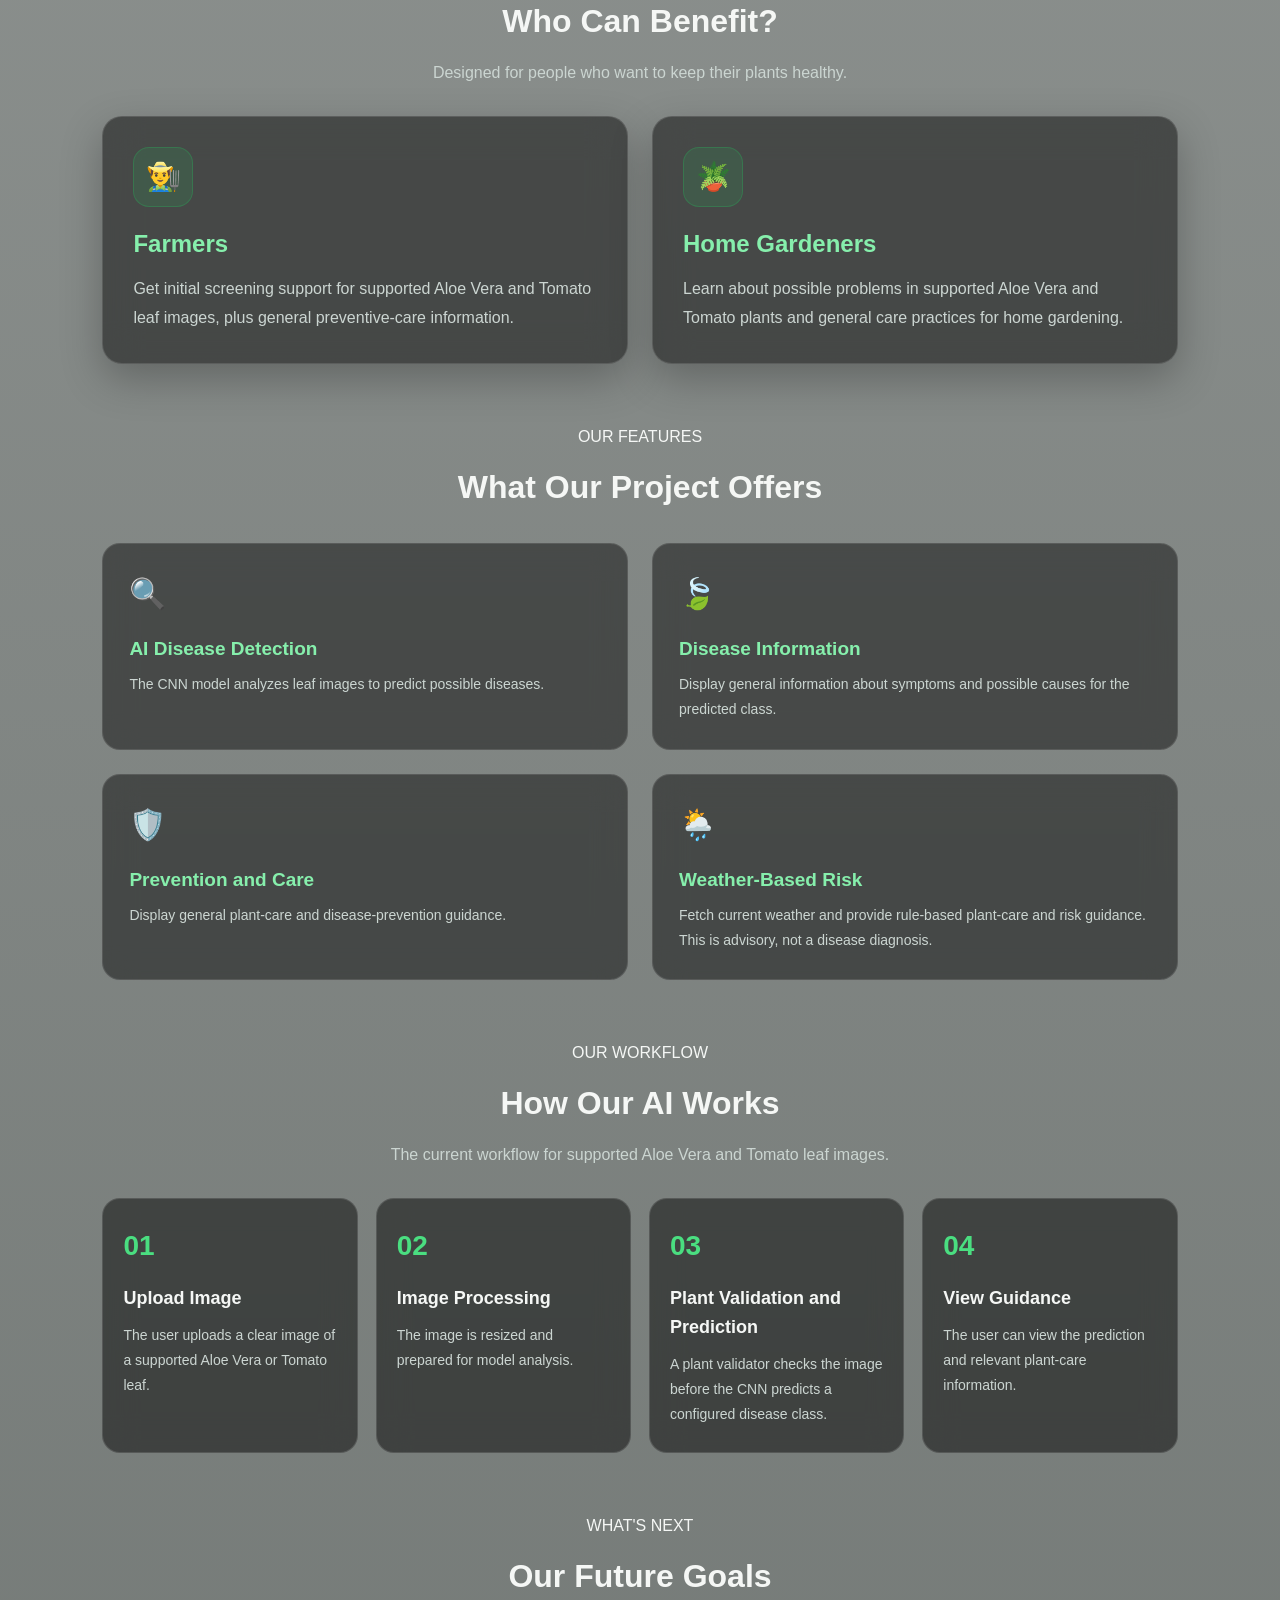
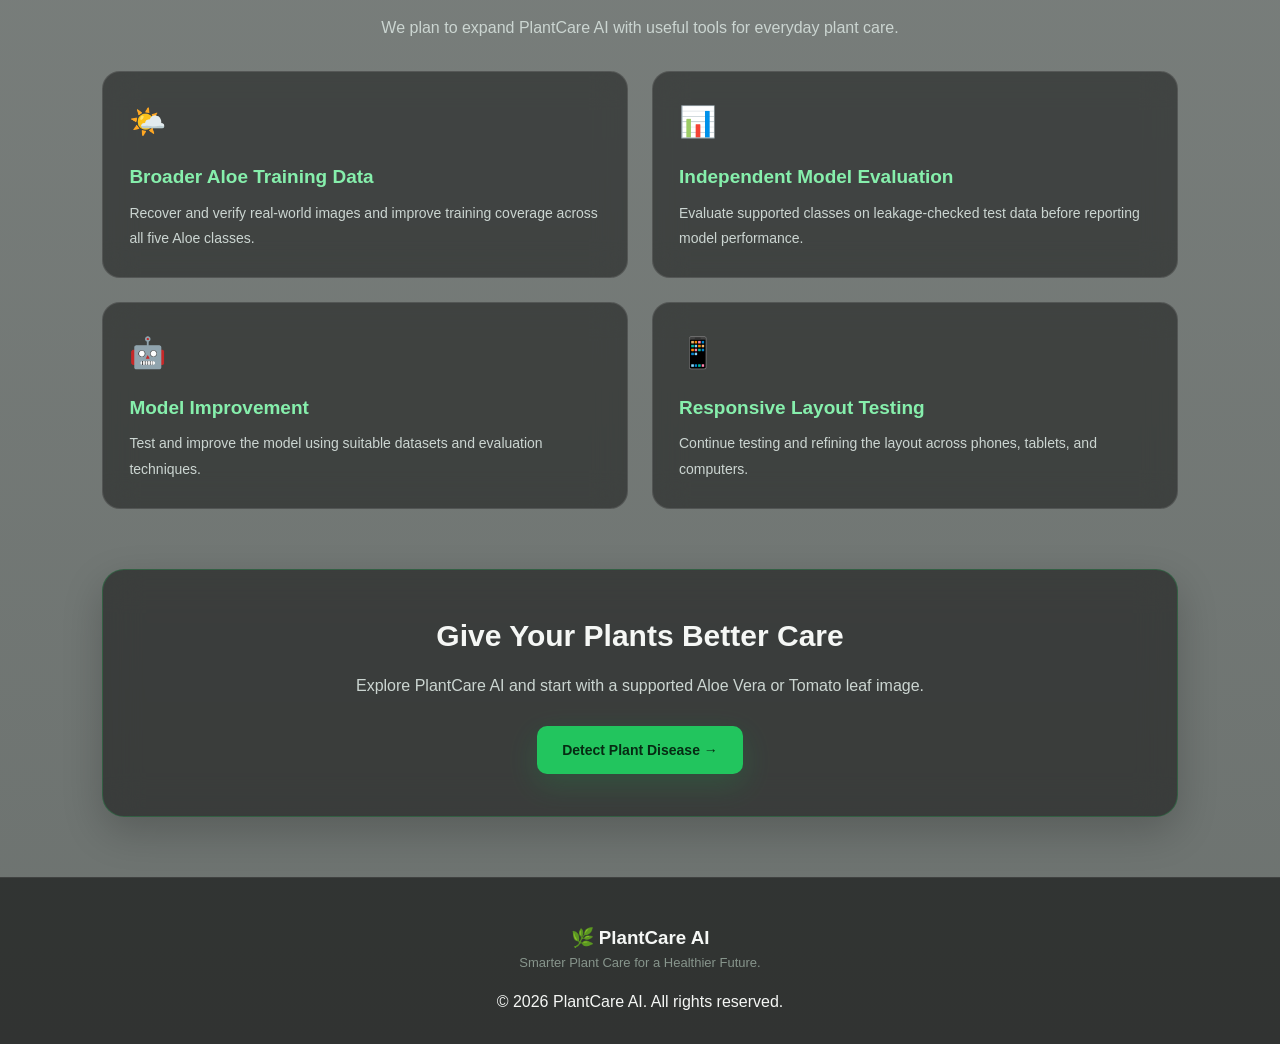
<file: frontend/about.html>
<!DOCTYPE html>
<html lang="en">

<head>
    <meta charset="UTF-8">
    <meta name="viewport" content="width=device-width, initial-scale=1.0">

    <title>About Us | PlantCare AI</title>

    <link rel="stylesheet" href="../css/style.css">
</head>

<body>

    <!-- Navbar -->
    <header class="navbar">

        <div class="logo">🌿 PlantCare AI</div>

        <nav class="nav-links">
            <a href="index.html">Home</a>
            <a href="index.html#how-it-works">How It Works</a>
            <a href="index.html#features">Features</a>
            <a href="about.html" class="active">About</a>
            <a href="history.html">History</a>
            <a href="login.html">Login</a>
            <a href="signup.html">Sign Up</a>
        </nav>

        <a href="upload.html" class="nav-button">
            Detect Disease
        </a>

    </header>

    <main class="about-page">

        <section class="about-section">

            <!-- Page Heading -->
            <div class="section-heading">

                <span class="section-label">
                    ABOUT PLANTCARE AI
                </span>

                <h1>Technology for <span>Healthier Plants</span></h1>

                <p>
                    Helping farmers and home gardeners identify
                    plant diseases and make informed plant-care decisions.
                </p>

            </div>

            <!-- Who We Are -->
            <div class="about-card">

                <div class="about-icon">🌱</div>

                <h2>Who We Are</h2>

                <p>
                    PlantCare AI is an AI-based plant healthcare
                    project designed to help users identify possible
                    possible diseases in supported Aloe Vera and
                    Tomato leaf images. It aims to make disease
                    information, prevention methods, and plant-care
                    guidance easier to understand and access.
                </p>

            </div>

            <!-- Vision and Mission -->
            <div class="about-grid">

                <div class="about-card">

                    <div class="about-icon">🌍</div>

                    <h2>Our Vision</h2>

                    <p>
                        To make plant disease detection simple,
                        accessible, and useful for everyone.
                    </p>

                </div>

                <div class="about-card">

                    <div class="about-icon">🎯</div>

                    <h2>Our Mission</h2>

                    <p>
                        To help users identify plant diseases early
                        and understand their symptoms, prevention,
                        and care requirements.
                    </p>

                </div>

            </div>

            <!-- Why PlantCare AI -->
            <section class="about-extra-section">

                <div class="about-section-title">
                    <span class="section-label">OUR PURPOSE</span>
                    <h2>Why PlantCare AI?</h2>
                    <p>
                        Early identification and proper care can
                        help users protect their plants.
                    </p>
                </div>

                <div class="about-grid">

                    <div class="about-feature">
                        <span>🔎</span>
                        <h3>Image-Based Screening</h3>
                        <p>
                            Analyze supported Aloe Vera and Tomato
                            leaf images for possible disease classes.
                        </p>
                    </div>

                    <div class="about-feature">
                        <span>📘</span>
                        <h3>Easy to Understand</h3>
                        <p>
                            Present disease symptoms and care
                            information in a simple format.
                        </p>
                    </div>

                    <div class="about-feature">
                        <span>🌿</span>
                        <h3>Better Plant Care</h3>
                        <p>
                            Encourage timely action and healthier
                            plant-care practices.
                        </p>
                    </div>

                </div>

            </section>

            <!-- Who Can Benefit -->
            <section class="about-extra-section">

                <div class="about-section-title">
                    <span class="section-label">WHO WE HELP</span>
                    <h2>Who Can Benefit?</h2>
                    <p>
                        Designed for people who want to keep their
                        plants healthy.
                    </p>
                </div>

                <div class="about-grid">

                    <div class="about-card">
                        <div class="about-icon">👨‍🌾</div>
                        <h2>Farmers</h2>
                        <p>
                            Get initial screening support for supported
                            Aloe Vera and Tomato leaf images, plus
                            general preventive-care information.
                        </p>
                    </div>

                    <div class="about-card">
                        <div class="about-icon">🪴</div>
                        <h2>Home Gardeners</h2>
                        <p>
                            Learn about possible problems in supported
                            Aloe Vera and Tomato plants and general
                            care practices for home gardening.
                        </p>
                    </div>

                </div>

            </section>

            <!-- Existing Features -->
            <section class="about-extra-section">

                <div class="about-section-title">
                    <span class="section-label">OUR FEATURES</span>
                    <h2>What Our Project Offers</h2>
                </div>

                <div class="about-grid">

                    <div class="about-feature">
                        <span>🔍</span>
                        <h3>AI Disease Detection</h3>
                        <p>
                                The CNN model analyzes
                            leaf images to predict possible diseases.
                        </p>
                    </div>

                    <div class="about-feature">
                        <span>🍃</span>
                        <h3>Disease Information</h3>
                        <p>
                            Display general information about
                            symptoms and possible causes for the
                            predicted class.
                        </p>
                    </div>

                    <div class="about-feature">
                        <span>🛡️</span>
                        <h3>Prevention and Care</h3>
                        <p>
                            Display general plant-care and
                            disease-prevention guidance.
                        </p>
                    </div>

                    <div class="about-feature">
                        <span>🌦️</span>
                        <h3>Weather-Based Risk</h3>
                        <p>
                            Fetch current weather and provide
                            rule-based plant-care and risk guidance.
                            This is advisory, not a disease diagnosis.
                        </p>
                    </div>

                </div>

            </section>

            <!-- How Our AI Works -->
            <section class="about-extra-section">

                <div class="about-section-title">
                    <span class="section-label">OUR WORKFLOW</span>
                    <h2>How Our AI Works</h2>
                    <p>
                        The current workflow for supported
                        Aloe Vera and Tomato leaf images.
                    </p>
                </div>

                <div class="workflow-grid">

                    <div class="workflow-step">
                        <span class="workflow-number">01</span>
                        <h3>Upload Image</h3>
                        <p>
                            The user uploads a clear image of a
                            supported Aloe Vera or Tomato leaf.
                        </p>
                    </div>

                    <div class="workflow-step">
                        <span class="workflow-number">02</span>
                        <h3>Image Processing</h3>
                        <p>
                            The image is resized and prepared
                            for model analysis.
                        </p>
                    </div>

                    <div class="workflow-step">
                        <span class="workflow-number">03</span>
                        <h3>Plant Validation and Prediction</h3>
                        <p>
                            A plant validator checks the image before
                            the CNN predicts a configured disease class.
                        </p>
                    </div>

                    <div class="workflow-step">
                        <span class="workflow-number">04</span>
                        <h3>View Guidance</h3>
                        <p>
                            The user can view the prediction
                            and relevant plant-care information.
                        </p>
                    </div>

                </div>

            </section>

            <!-- Future Goals -->
            <section class="about-extra-section">

                <div class="about-section-title">
                    <span class="section-label">WHAT'S NEXT</span>
                    <h2>Our Future Goals</h2>
                    <p>
                        We plan to expand PlantCare AI with
                        useful tools for everyday plant care.
                    </p>
                </div>

                <div class="about-grid">

                    <div class="about-feature">
                        <span>🌤️</span>
                        <h3>Broader Aloe Training Data</h3>
                        <p>
                            Recover and verify real-world images and
                            improve training coverage across all five
                            Aloe classes.
                        </p>
                    </div>

                    <div class="about-feature">
                        <span>📊</span>
                        <h3>Independent Model Evaluation</h3>
                        <p>
                            Evaluate supported classes on leakage-checked
                            test data before reporting model performance.
                        </p>
                    </div>

                    <div class="about-feature">
                        <span>🤖</span>
                        <h3>Model Improvement</h3>
                        <p>
                            Test and improve the model using
                            suitable datasets and evaluation
                            techniques.
                        </p>
                    </div>

                    <div class="about-feature">
                        <span>📱</span>
                        <h3>Responsive Layout Testing</h3>
                        <p>
                            Continue testing and refining the layout
                            across phones, tablets, and computers.
                        </p>
                    </div>

                </div>

            </section>

            <!-- Call to Action -->
            <div class="about-cta">

                <h2>Give Your Plants Better Care</h2>

                <p>
                    Explore PlantCare AI and start with
                    a supported Aloe Vera or Tomato leaf image.
                </p>

                <a href="upload.html" class="primary-button">
                    Detect Plant Disease →
                </a>

            </div>

        </section>

    </main>

    <!-- Footer -->
    <footer class="footer">

        <div class="footer-content">
            <h3>🌿 PlantCare AI</h3>
            <p>Smarter Plant Care for a Healthier Future.</p>
        </div>

        <div class="footer-bottom">
            © 2026 PlantCare AI. All rights reserved.
        </div>

    </footer>

</body>
</html>
</file>
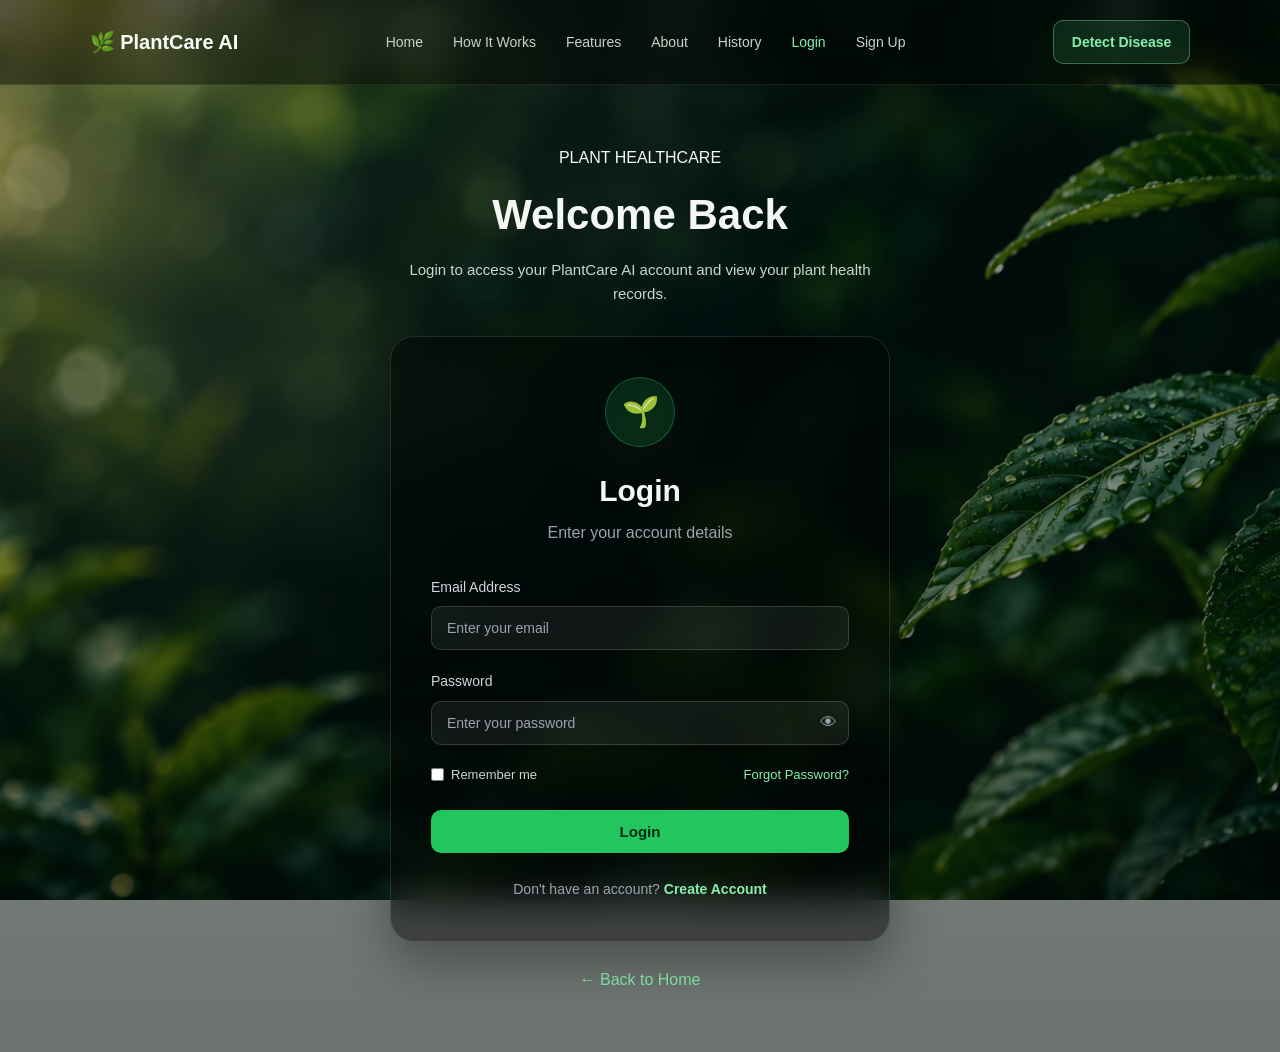
<file: frontend/history.html>
<!DOCTYPE html>
<html lang="en">

<head>
    <meta charset="UTF-8">
    <meta name="viewport" content="width=device-width, initial-scale=1.0">

    <title>Prediction History - PlantCare AI</title>

    <link rel="stylesheet" href="../css/style.css">
</head>

<body>

    <!-- NAVBAR -->
    <header class="navbar">

        <div class="logo">🌿 PlantCare AI</div>

        <nav class="nav-links">
            <a href="index.html">Home</a>
            <a href="index.html#how-it-works">How It Works</a>
            <a href="index.html#features">Features</a>
            <a href="about.html">About</a>
            <a href="history.html" class="active">History</a>
            <a href="login.html">Login</a>
            <a href="signup.html">Sign Up</a>
        </nav>

        <a href="upload.html" class="nav-button">
            Detect Disease
        </a>

    </header>


    <!-- HISTORY PAGE -->
    <main class="history-page">

        <section class="history-section">

            <div class="section-heading">

                <span class="tagline">PLANT HEALTH RECORDS</span>

                <h1>Prediction History</h1>

                <p>
                    View your previous plant disease analysis
                    and prediction results.
                </p>

            </div>


            <!-- HISTORY CARD -->
            <div class="history-card">

                <div class="history-header">

                    <div>
                        <h2>Recent Predictions</h2>

                        <p>Your previous plant analysis records</p>
                    </div>

                    <a href="upload.html" class="primary-button">
                        + New Detection
                    </a>

                </div>


                <!-- HISTORY TABLE -->
                <div class="history-table-wrapper">

                    <table class="history-table">

                        <thead>
                            <tr>
                                <th>Date</th>
                                <th>Plant</th>
                                <th>Prediction</th>
                                <th>Confidence</th>
                                <th>Status</th>
                                <th>Action</th>
                            </tr>
                        </thead>

                        <tbody id="history-list">

                            <tr>
                                <td colspan="6" style="text-align:center;">
                                    Loading prediction history...
                                </td>
                            </tr>

                        </tbody>

                    </table>

                </div>

            </div>


            <!-- INFORMATION -->
            <div class="history-note">

                <span>💡</span>

                <p>
                    Your plant disease predictions are stored
                    in the database and displayed here automatically.
                </p>

            </div>


            <!-- ACTIONS -->
            <div class="history-action">

                <a href="upload.html" class="primary-button">
                    Start New Detection →
                </a>

                <a href="index.html" class="secondary-button">
                    Back to Home
                </a>

            </div>

        </section>

    </main>


    <!-- FOOTER -->
    <footer class="footer">

        <div class="footer-logo">🌿 PlantCare AI</div>

        <p>
            AI-Based Plant Disease Detection for Farmers
            and Home Gardeners.
        </p>

        <small>
            © 2026 Plant Disease Detection Project
        </small>

    </footer>


    <script src="../js/app.js"></script>


    <!-- DYNAMIC HISTORY SCRIPT -->
    <script>

        const HISTORY_API = "http://127.0.0.1:8000/api/history/";

        const historyList = document.getElementById("history-list");

        let historyRecords = [];


        // Format prediction name dynamically
        function formatPrediction(prediction) {

            return prediction
                .replace(/^[^_]+_+/, "")
                .replaceAll("_", " ")
                .trim()
                .replace(/\b\w/g, letter => letter.toUpperCase());
        }


        // Format date
        function formatDate(dateValue) {

            const date = new Date(dateValue);

            return date.toLocaleString("en-IN", {
                day: "2-digit",
                month: "short",
                year: "numeric",
                hour: "2-digit",
                minute: "2-digit"
            });

        }


        // Load prediction history from backend
        async function loadHistory() {

            try {

                const response = await fetch(HISTORY_API, {
                    credentials: "include"
                });

                if (!response.ok) {
                    throw new Error("Unable to load prediction history.");
                }

                historyRecords = await response.json();

                historyList.innerHTML = "";

                if (historyRecords.length === 0) {

                    historyList.innerHTML = `
                        <tr>
                            <td colspan="6" style="text-align:center;">
                                No prediction history found.
                            </td>
                        </tr>
                    `;

                    return;
                }


                historyRecords.forEach((record, index) => {

                    const prediction = formatPrediction(
                        record.predicted_disease
                    );

                    const plantName = record.plant_display ||
                        record.plant.replaceAll("_", " ")
                            .replace(/\b\w/g, letter => letter.toUpperCase());

                    const isHealthy =
                        prediction.toLowerCase() === "healthy";

                    const statusText = isHealthy ? "Healthy" : "Analyzed";

                    const statusClass = isHealthy
                        ? "status-badge healthy"
                        : "status-badge";


                    const row = document.createElement("tr");


                    // Create cells safely
                    const values = [
                        formatDate(record.prediction_date),
                        plantName,
                        prediction,
                        `${record.confidence}%`,
                        statusText
                    ];

                    values.forEach((value, cellIndex) => {

                        const cell = document.createElement("td");

                        if (cellIndex === 2) {

                            const strong = document.createElement("strong");
                            strong.textContent = value;
                            cell.appendChild(strong);

                        } else if (cellIndex === 3) {

                            const badge = document.createElement("span");
                            badge.className = "confidence-badge";
                            badge.textContent = value;
                            cell.appendChild(badge);

                        } else if (cellIndex === 4) {

                            const badge = document.createElement("span");
                            badge.className = statusClass;
                            badge.textContent = value;
                            cell.appendChild(badge);

                        } else {

                            cell.textContent = value;

                        }

                        row.appendChild(cell);

                    });


                    // View button
                    const actionCell = document.createElement("td");

                    const viewButton = document.createElement("button");

                    viewButton.type = "button";
                    viewButton.className = "view-link";
                    viewButton.textContent = "View";
                    viewButton.dataset.index = index;

                    actionCell.appendChild(viewButton);
                    row.appendChild(actionCell);

                    historyList.appendChild(row);

                });

            }

            catch (error) {

                console.error("History API Error:", error);

                historyList.innerHTML = `
                    <tr>
                        <td colspan="6" style="text-align:center;">
                            Unable to load history.
                            Please make sure the backend server is running.
                        </td>
                    </tr>
                `;

            }

        }


        // Open selected prediction
        historyList.addEventListener("click", function(event) {

            const button = event.target.closest(".view-link");

            if (!button) {
                return;
            }

            const index = Number(button.dataset.index);

            const record = historyRecords[index];

            if (!record) {
                return;
            }


            localStorage.setItem(
                "uploadedLeafImage",
                record.image
            );

            localStorage.setItem(
                "predictionName",
                record.predicted_disease
            );

            localStorage.setItem(
                "predictionConfidence",
                record.confidence
            );

            localStorage.setItem(
                "predictionPlant",
                record.plant
            );


            window.location.href = "result.html";

        });


        // Run when page opens
        loadHistory();

    </script>

</body>

</html>
</file>
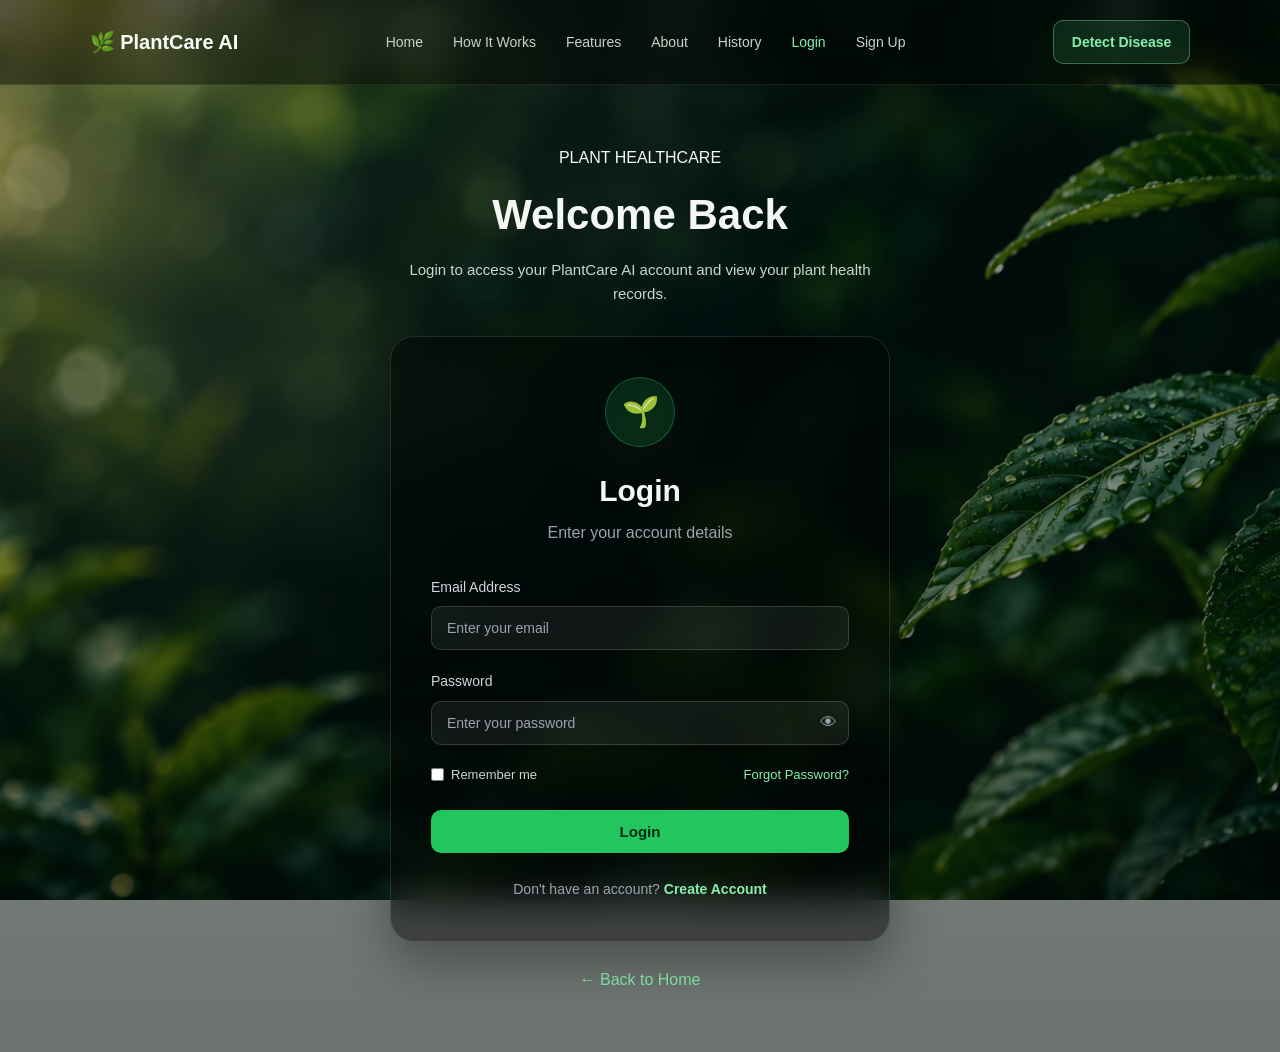
<file: frontend/login.html>
<!DOCTYPE html>
<html lang="en">
<head>
    <meta charset="UTF-8">
    <meta name="viewport" content="width=device-width, initial-scale=1.0">

    <title>Login | PlantCare AI</title>

    <link rel="stylesheet" href="../css/style.css">
</head>

<body>

    <!-- ================= NAVBAR ================= -->

    <header class="navbar">

        <div class="logo">
            🌿 PlantCare AI
        </div>

        <nav class="nav-links">
            <a href="index.html">Home</a>
            <a href="index.html#how-it-works">How It Works</a>
            <a href="index.html#features">Features</a>
            <a href="about.html">About</a>
            <a href="history.html">History</a>
            <a href="login.html" class="active">Login</a>
            <a href="signup.html">Sign Up</a>
        </nav>

        <a href="upload.html" class="nav-button">
            Detect Disease
        </a>

    </header>


    <!-- ================= LOGIN PAGE ================= -->

    <main class="auth-page">

        <section class="auth-section">

            <div class="auth-heading">

                <span class="section-label">
                    PLANT HEALTHCARE
                </span>

                <h1>
                    Welcome Back
                </h1>

                <p>
                    Login to access your PlantCare AI account
                    and view your plant health records.
                </p>

            </div>


            <!-- LOGIN CARD -->

            <div class="auth-card">

                <div class="auth-icon">
                    🌱
                </div>

                <h2>Login</h2>

                <p class="auth-subtitle">
                    Enter your account details
                </p>


                <!-- Email -->

                <div class="form-group">

                    <label for="login-email">
                        Email Address
                    </label>

                    <input
                        type="email"
                        id="login-email"
                        placeholder="Enter your email"
                        required
                    >

                </div>


                <!-- Password -->

                <div class="form-group">

                    <label for="login-password">
                        Password
                    </label>

                    <div class="password-box">

                        <input
                            type="password"
                            id="login-password"
                            placeholder="Enter your password"
                            required
                        >

                        <button
                            type="button"
                            class="password-toggle"
                            onclick="togglePassword('login-password', this)"
                        >
                            👁
                        </button>

                    </div>

                </div>


                <!-- Remember / Forgot -->

                <div class="form-options">

                    <label class="remember-me">

                        <input
                            type="checkbox"
                            id="remember-me"
                        >

                        <span>Remember me</span>

                    </label>

                    <a href="#">
                        Forgot Password?
                    </a>

                </div>


                <!-- Login Button -->

                <button
                    type="button"
                    class="auth-button"
                    onclick="loginUser()"
                >
                    Login
                </button>


                <!-- Signup -->

                <p class="auth-switch">

                    Don't have an account?

                    <a href="signup.html">
                        Create Account
                    </a>

                </p>

            </div>


            <!-- Back -->

            <a href="index.html" class="back-link">
                ← Back to Home
            </a>

        </section>

    </main>


    <!-- ================= JAVASCRIPT ================= -->

    <script src="../js/app.js"></script>

</body>
</html>
</file>
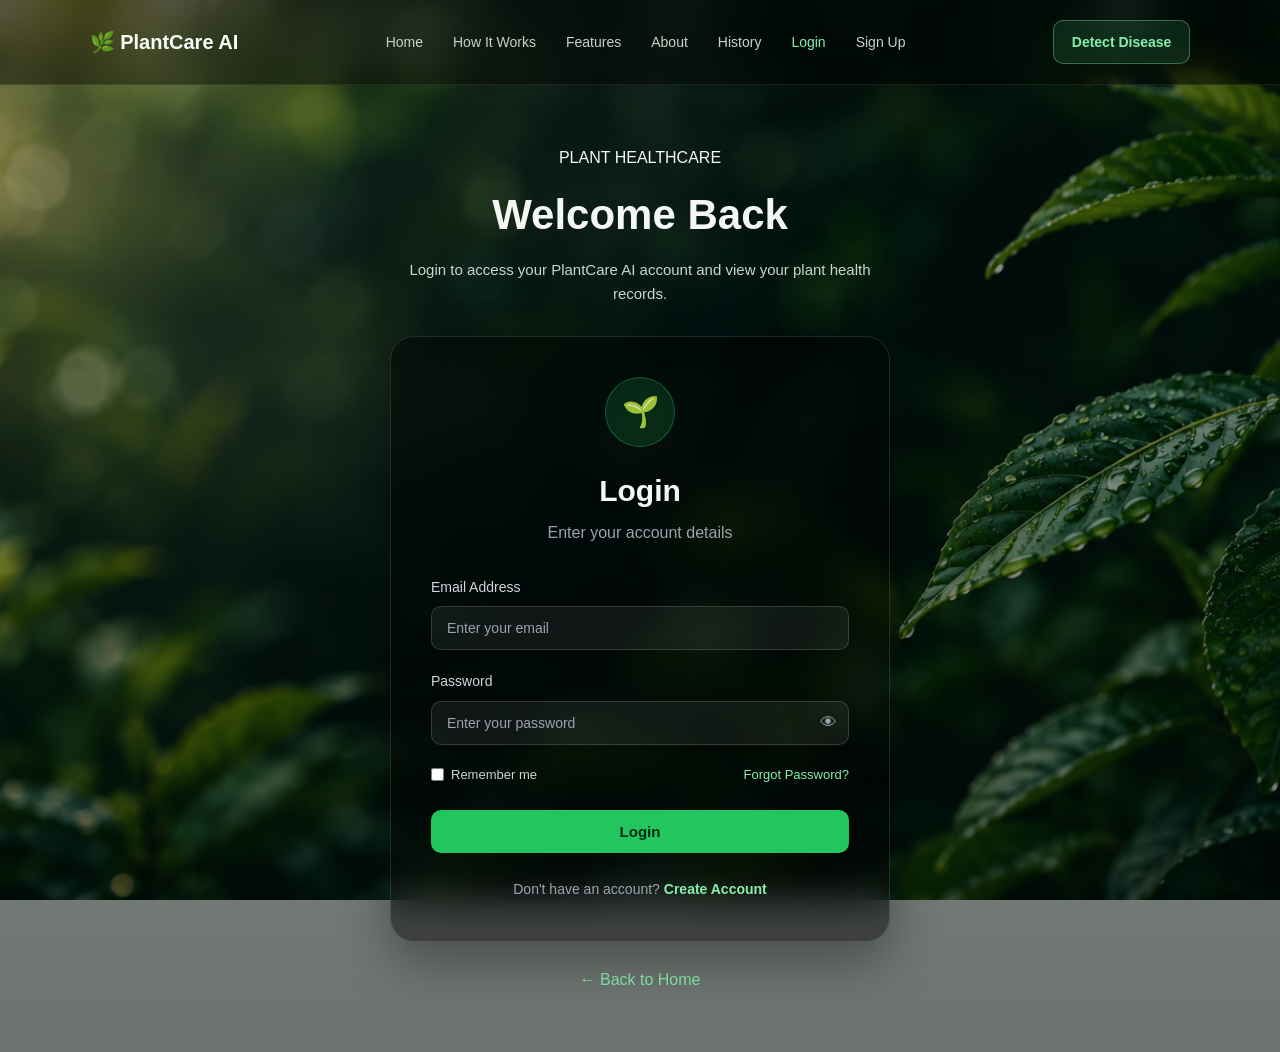
<file: frontend/result.html>
<!DOCTYPE html>
<html lang="en">

<head>
    <meta charset="UTF-8">
    <meta name="viewport" content="width=device-width, initial-scale=1.0">

    <title>Plant Analysis Result - PlantCare AI</title>

    <link rel="stylesheet" href="../css/style.css">

    <style>

/* WEATHER DASHBOARD */

.weather-card {
    width: 100%;
    max-width: none;
    min-width: 0;
    box-sizing: border-box;
    grid-column: 1 / -1;
    margin: 35px 0;
    padding: 28px;
    border-radius: 18px;
    background: rgba(10, 35, 25, 0.88);
    border: 1px solid rgba(255, 255, 255, 0.15);
    color: white;
}

.result-section {
    display: flex;
    flex-direction: column;
    align-items: stretch;
    width: 100%;
}

.weather-header {
    display: flex;
    align-items: center;
    gap: 18px;
    width: 100%;
}

.weather-icon {
    font-size: 45px;
    flex-shrink: 0;
}

.weather-search {
    display: flex;
    gap: 12px;
    width: 100%;
    margin: 25px 0 12px;
}

.weather-search input {
    flex: 1;
    min-width: 0;
    padding: 13px;
    border-radius: 8px;
    border: 1px solid #aaa;
    font-size: 15px;
    box-sizing: border-box;
}

.weather-search button {
    padding: 13px 20px;
    border: none;
    border-radius: 8px;
    background: #8bc98d;
    color: #102519;
    font-weight: bold;
    cursor: pointer;
}

.weather-search button:hover {
    background: #a5dba7;
}

.weather-search button:disabled {
    opacity: 0.6;
    cursor: not-allowed;
}

#weather-message {
    margin: 12px 0;
}

#weather-data {
    display: none;
    width: 100%;
    min-width: 0;
}

#weather-data {
    display: none;
    width: 100%;
    min-width: 0;
    margin-top: 15px;
}

/* LOCATION & SEASON BANNER */
.weather-location-bar {
    display: flex;
    justify-content: space-between;
    align-items: center;
    flex-wrap: wrap;
    gap: 16px;
    padding: 18px 22px;
    background: rgba(255, 255, 255, 0.08);
    border: 1px solid rgba(139, 201, 141, 0.25);
    border-radius: 14px;
    margin: 18px 0 16px;
}

.weather-location-info {
    display: flex;
    align-items: center;
    gap: 12px;
}

.live-dot {
    width: 12px;
    height: 12px;
    border-radius: 50%;
    background: #10b981;
    box-shadow: 0 0 10px #10b981;
    display: inline-block;
    flex-shrink: 0;
    animation: livePulse 2s infinite;
}

@keyframes livePulse {
    0% { transform: scale(0.95); box-shadow: 0 0 0 0 rgba(16, 185, 129, 0.7); }
    70% { transform: scale(1.15); box-shadow: 0 0 0 8px rgba(16, 185, 129, 0); }
    100% { transform: scale(0.95); box-shadow: 0 0 0 0 rgba(16, 185, 129, 0); }
}

#weather-location {
    font-size: 20px;
    font-weight: 700;
    margin: 0;
    color: #f1f5f9;
}

.season-badge-pill {
    display: inline-flex;
    align-items: center;
    gap: 10px;
    padding: 8px 16px;
    background: linear-gradient(135deg, rgba(245, 158, 11, 0.2), rgba(217, 119, 6, 0.1));
    border: 1px solid rgba(245, 158, 11, 0.4);
    border-radius: 30px;
}

.season-icon {
    font-size: 24px;
    line-height: 1;
}

.season-text-group {
    display: flex;
    flex-direction: column;
}

.season-label {
    font-size: 10px;
    text-transform: uppercase;
    letter-spacing: 1px;
    color: #fbbf24;
    font-weight: 600;
}

#season-name {
    font-size: 14px;
    color: #ffffff;
    font-weight: 700;
}

/* SEASON SPOTLIGHT ADVISORY */
.season-spotlight {
    padding: 16px 20px;
    border-radius: 12px;
    background: rgba(245, 158, 11, 0.08);
    border-left: 4px solid #f59e0b;
    margin-bottom: 24px;
    display: flex;
    flex-direction: column;
    gap: 6px;
}

.season-spotlight-header {
    display: flex;
    align-items: center;
    gap: 8px;
    font-size: 14px;
    color: #fbbf24;
    font-weight: 700;
}

#season-spotlight-text {
    margin: 0;
    font-size: 13.5px;
    line-height: 1.55;
    color: #e2e8f0;
}

/* SECTION TITLES */
.weather-section-title {
    font-size: 17px;
    font-weight: 700;
    margin: 26px 0 14px;
    color: #e2e8f0;
    display: flex;
    align-items: center;
    gap: 8px;
    letter-spacing: 0.3px;
}

/* CURRENT CONDITIONS GRID */
.current-weather-grid {
    display: grid;
    grid-template-columns: repeat(auto-fit, minmax(170px, 1fr));
    gap: 15px;
    width: 100%;
}

.current-stat-card {
    background: rgba(255, 255, 255, 0.07);
    border: 1px solid rgba(255, 255, 255, 0.12);
    border-radius: 14px;
    padding: 18px;
    box-sizing: border-box;
    display: flex;
    flex-direction: column;
    gap: 6px;
    transition: transform 0.2s ease, background 0.2s ease;
}

.current-stat-card:hover {
    transform: translateY(-2px);
    background: rgba(255, 255, 255, 0.1);
}

.stat-card-top {
    display: flex;
    align-items: center;
    gap: 10px;
}

.stat-icon-wrapper {
    width: 34px;
    height: 34px;
    border-radius: 8px;
    display: inline-flex;
    align-items: center;
    justify-content: center;
    font-size: 17px;
}

.stat-icon-wrapper.temp { background: rgba(239, 68, 68, 0.18); }
.stat-icon-wrapper.feels { background: rgba(249, 115, 22, 0.18); }
.stat-icon-wrapper.humidity { background: rgba(59, 130, 246, 0.18); }
.stat-icon-wrapper.rain { background: rgba(14, 165, 233, 0.18); }
.stat-icon-wrapper.wind { background: rgba(168, 85, 247, 0.18); }
.stat-icon-wrapper.uv { background: rgba(234, 179, 8, 0.18); }

.stat-name {
    font-size: 12px;
    text-transform: uppercase;
    letter-spacing: 0.8px;
    color: #94a3b8;
    font-weight: 600;
}

.stat-val {
    font-size: 23px;
    font-weight: 800;
    color: #ffffff;
    margin-top: 4px;
}

.stat-sub {
    font-size: 11.5px;
    color: #cbd5e1;
    opacity: 0.85;
}

/* 3-DAY FORECAST GRID */
.forecast-cards-grid {
    display: grid;
    grid-template-columns: repeat(auto-fit, minmax(240px, 1fr));
    gap: 18px;
    width: 100%;
}

.forecast-day-card {
    background: rgba(255, 255, 255, 0.08);
    border: 1px solid rgba(255, 255, 255, 0.14);
    border-radius: 14px;
    padding: 20px;
    box-sizing: border-box;
    display: flex;
    flex-direction: column;
    gap: 14px;
    transition: transform 0.2s ease, border-color 0.2s ease;
}

.forecast-day-card:hover {
    transform: translateY(-2px);
    border-color: rgba(139, 201, 141, 0.4);
}

.forecast-day-header {
    display: flex;
    justify-content: space-between;
    align-items: center;
    border-bottom: 1px solid rgba(255, 255, 255, 0.1);
    padding-bottom: 10px;
}

.forecast-day-title {
    font-size: 15px;
    font-weight: 700;
    color: #f8fafc;
}

.forecast-badge {
    font-size: 11px;
    padding: 3px 8px;
    border-radius: 12px;
    background: rgba(139, 201, 141, 0.18);
    color: #8bc98d;
    font-weight: 600;
}

.forecast-temp-row {
    display: flex;
    align-items: baseline;
    gap: 8px;
}

.temp-high {
    font-size: 22px;
    font-weight: 800;
    color: #f87171;
}

.temp-sep {
    color: #64748b;
    font-size: 16px;
}

.temp-low {
    font-size: 17px;
    font-weight: 700;
    color: #93c5fd;
}

.forecast-chips-grid {
    display: grid;
    grid-template-columns: 1fr 1fr;
    gap: 8px;
}

.f-chip {
    background: rgba(0, 0, 0, 0.25);
    border: 1px solid rgba(255, 255, 255, 0.06);
    border-radius: 8px;
    padding: 8px 10px;
    display: flex;
    flex-direction: column;
    gap: 2px;
}

.f-chip-label {
    font-size: 10.5px;
    color: #94a3b8;
    text-transform: uppercase;
    letter-spacing: 0.5px;
}

.f-chip-val {
    font-size: 13.5px;
    font-weight: 700;
    color: #ffffff;
}

/* WEATHER DISEASE RISK */
.weather-risk-section {
    width: 100%;
    min-width: 0;
    box-sizing: border-box;
    margin-top: 30px;
    padding: 24px;
    border-radius: 16px;
    background: rgba(255, 255, 255, 0.06);
    border: 1px solid rgba(255, 255, 255, 0.12);
}

.risk-section-header {
    display: flex;
    justify-content: space-between;
    align-items: flex-start;
    flex-wrap: wrap;
    gap: 14px;
    margin-bottom: 20px;
}

.risk-section-header h3 {
    margin: 0 !important;
    font-size: 18px;
    color: #f1f5f9;
}

.risk-section-sub {
    margin: 4px 0 0;
    font-size: 13px;
    color: #94a3b8;
}

.condition-badge {
    display: inline-block;
    padding: 6px 14px;
    border-radius: 20px;
    background: rgba(139, 201, 141, 0.16);
    color: #a5dba7;
    font-size: 12.5px;
    font-weight: 700;
    border: 1px solid rgba(139, 201, 141, 0.3);
}

#weather-risk-results {
    display: grid;
    grid-template-columns: repeat(auto-fit, minmax(290px, 1fr));
    gap: 20px;
    width: 100%;
    align-items: stretch;
}

.risk-card {
    width: 100%;
    min-width: 0;
    box-sizing: border-box;
    padding: 20px;
    margin: 0;
    border-radius: 14px;
    background: rgba(255, 255, 255, 0.08);
    border: 1px solid rgba(255, 255, 255, 0.14);
    display: flex;
    flex-direction: column;
    gap: 14px;
    transition: transform 0.2s ease;
}

.risk-card:hover {
    transform: translateY(-2px);
}

.risk-card-header {
    display: flex;
    justify-content: space-between;
    align-items: center;
    gap: 10px;
    border-bottom: 1px solid rgba(255, 255, 255, 0.09);
    padding-bottom: 10px;
}

.risk-day-title {
    font-size: 15px;
    font-weight: 700;
    color: #f1f5f9;
    margin: 0;
}

.risk-level {
    display: inline-flex;
    align-items: center;
    gap: 5px;
    padding: 5px 12px;
    border-radius: 20px;
    font-size: 12px;
    font-weight: 800;
    letter-spacing: 0.3px;
}

.risk-low {
    background: rgba(16, 185, 129, 0.2);
    color: #34d399;
    border: 1px solid rgba(16, 185, 129, 0.4);
}

.risk-moderate {
    background: rgba(245, 158, 11, 0.2);
    color: #fbbf24;
    border: 1px solid rgba(245, 158, 11, 0.4);
}

.risk-high {
    background: rgba(239, 68, 68, 0.22);
    color: #f87171;
    border: 1px solid rgba(239, 68, 68, 0.45);
}

/* METRICS CHIPS BAR */
.risk-metrics-bar {
    display: grid;
    grid-template-columns: repeat(4, 1fr);
    gap: 6px;
}

.risk-metric-pill {
    background: rgba(0, 0, 0, 0.25);
    border: 1px solid rgba(255, 255, 255, 0.08);
    border-radius: 8px;
    padding: 6px 8px;
    text-align: center;
    font-size: 11.5px;
    color: #e2e8f0;
    font-weight: 600;
    white-space: nowrap;
    overflow: hidden;
    text-overflow: ellipsis;
}

.risk-content-box {
    background: rgba(0, 0, 0, 0.2);
    border: 1px solid rgba(255, 255, 255, 0.07);
    border-radius: 10px;
    padding: 12px 14px;
    display: flex;
    flex-direction: column;
    gap: 8px;
}

.risk-content-box.advice {
    background: rgba(16, 185, 129, 0.09);
    border-color: rgba(16, 185, 129, 0.25);
}

.risk-box-title {
    font-size: 12.5px;
    font-weight: 700;
    color: #cbd5e1;
    display: flex;
    align-items: center;
    gap: 6px;
    text-transform: uppercase;
    letter-spacing: 0.5px;
}

.risk-content-box.advice .risk-box-title {
    color: #a7f3d0;
}

.risk-reasons-list,
.risk-advice-list {
    margin: 0;
    padding-left: 18px;
}

.risk-reasons-list li,
.risk-advice-list li {
    font-size: 13px;
    line-height: 1.5;
    margin-bottom: 6px;
    color: #e2e8f0;
}

.risk-reasons-list li:last-child,
.risk-advice-list li:last-child {
    margin-bottom: 0;
}

.risk-note {
    font-size: 12.5px;
    opacity: 0.85;
    line-height: 1.6;
    margin-top: 20px;
    color: #cbd5e1;
}

/* PLANT WEATHER CARE BLOCK */
.weather-care-block {
    margin-top: 24px;
    padding: 22px;
    border-radius: 14px;
    background: rgba(255, 255, 255, 0.07);
    border-left: 4px solid #8bc98d;
}

.weather-care-block h3 {
    margin-top: 0 !important;
    font-size: 17px;
    color: #a5dba7;
}

#weather-recommendations {
    padding-left: 20px;
    margin: 12px 0 0;
}

#weather-recommendations li {
    font-size: 14px;
    line-height: 1.6;
    margin-bottom: 8px;
    color: #f1f5f9;
}

/* TABLET RESPONSIVE */
@media (max-width: 900px) {
    .weather-card {
        padding: 22px;
    }
    .current-weather-grid {
        grid-template-columns: repeat(auto-fit, minmax(150px, 1fr));
    }
    #weather-risk-results,
    .forecast-cards-grid {
        grid-template-columns: repeat(auto-fit, minmax(240px, 1fr));
    }
}

/* MOBILE RESPONSIVE */
@media (max-width: 600px) {
    .weather-card {
        padding: 18px;
        margin: 25px 0;
    }
    .weather-location-bar {
        flex-direction: column;
        align-items: flex-start;
        padding: 14px 16px;
    }
    .season-badge-pill {
        width: 100%;
        box-sizing: border-box;
        justify-content: flex-start;
    }
    .current-weather-grid {
        grid-template-columns: 1fr 1fr;
        gap: 10px;
    }
    .current-stat-card {
        padding: 14px;
    }
    .stat-val {
        font-size: 20px;
    }
    .forecast-cards-grid,
    #weather-risk-results {
        grid-template-columns: 1fr;
    }
    .risk-metrics-bar {
        grid-template-columns: repeat(2, 1fr);
    }
    .weather-search {
        flex-direction: column;
    }
    .weather-search button {
        width: 100%;
    }
    .weather-header {
        align-items: flex-start;
    }
    .weather-icon {
        font-size: 32px;
    }
    .weather-risk-section {
        padding: 16px;
    }
    .risk-card {
        padding: 16px;
    }
}

    </style>
</head>

<body>

<header class="navbar">

    <div class="logo">🌿 PlantCare AI</div>

    <nav class="nav-links">
        <a href="index.html">Home</a>
        <a href="index.html#how-it-works">How It Works</a>
        <a href="index.html#features">Features</a>
        <a href="about.html">About</a>
        <a href="history.html">History</a>
        <a href="login.html">Login</a>
        <a href="signup.html">Sign Up</a>
    </nav>

    <a href="upload.html" class="nav-button">Detect Disease</a>

</header>

<main class="result-page">

<section class="result-section">

    <div class="section-heading">
        <span class="tagline">AI PLANT HEALTH ANALYSIS</span>
        <h1>Plant Analysis Result</h1>
        <p id="plant-description">
    Here is the result of your plant leaf analysis.
</p>
    </div>

    <div class="result-card">

        <div class="result-image-section">
            <h2>Uploaded Leaf</h2>

            <div class="result-image">
                <img
                    id="result-leaf-image"
                    src=""
                    alt="Uploaded Plant Leaf"
                >
            </div>
        </div>

        <div class="result-info">

            <span class="result-label">AI PREDICTION</span>

            <h2 id="prediction-name">Loading prediction...</h2>

            <div class="confidence">
                <span>Confidence</span>
                <strong id="prediction-confidence">--</strong>
            </div>

            <div class="result-block">
                <h3>🔍 Symptoms</h3>
                <ul id="symptoms-list">
                    <li>Loading symptoms...</li>
                </ul>
            </div>

            <div class="result-block">
                <h3>🦠 Possible Causes</h3>
                <p id="causes-text">Loading possible causes...</p>
            </div>

            <div class="result-block">
                <h3>🌱 Prevention &amp; Care</h3>
                <ul id="care-list">
                    <li>Loading care recommendations...</li>
                </ul>
            </div>

            <div class="result-block">
                <h3>💊 Recommended Treatment</h3>
                <ul id="treatment-list">
                    <li>Loading treatment recommendations...</li>
                </ul>
            </div>

            <div class="result-block">
                <h3>🧴 Pesticide &amp; Product Guidance</h3>
                <ul id="pesticide-guidance-list">
                    <li>Loading product guidance...</li>
                </ul>
            </div>

            <div class="result-block" id="aloe-pest-check">
    <h3>🐛 Additional Pest Check</h3>
                <ul>
                    <li>
                        Check leaf joints and the underside of leaves for
                        white cotton-like clusters, which may indicate mealybugs.
                    </li>
                    <li>
                        If pests are visible, isolate the plant and carefully
                        remove visible insects.
                    </li>
                    <li>
                        Use insecticidal soap or neem-based products only if
                        the product label permits use on the identified pest
                        and plant.
                    </li>
                    <li>
                        The current Aloe Vera CNN does not detect insects.
                        This is a manual inspection tip, not an AI diagnosis.
                    </li>
                </ul>
            </div>

            <div class="result-block">
                <p id="health-note">
                    AI predictions are estimates. Always check actual plant symptoms.
                </p>
            </div>

        </div>
    </div>

    <!-- WEATHER DASHBOARD -->

    <div class="weather-card" id="weather-dashboard">

        <div class="weather-header">

            <div class="weather-icon">🌦️</div>

            <div>
                <span class="result-label">LIVE WEATHER ANALYSIS</span>
                <h2>PlantCare Weather Dashboard</h2>
                <p>
                    Check your city's weather and get plant-specific care recommendations.
                </p>
            </div>

        </div>

        <div class="weather-search">

            <input
                type="text"
                id="weather-city"
                placeholder="Enter your city, e.g. Delhi"
                autocomplete="off"
            >

            <button type="button" id="weather-search-button">
                Check Weather
            </button>

        </div>

        <p id="weather-message" aria-live="polite">
            Enter your city name to check the weather.
        </p>

        <div id="weather-data">

            <!-- LOCATION & CURRENT SEASON BANNER -->
            <div class="weather-location-bar">
                <div class="weather-location-info">
                    <span class="live-dot" title="Live Weather Active"></span>
                    <h3 id="weather-location">--</h3>
                </div>
                <div class="season-badge-pill" id="weather-season-pill">
                    <span id="season-icon" class="season-icon">🍂</span>
                    <div class="season-text-group">
                        <span class="season-label">CURRENT SEASON</span>
                        <strong id="season-name">--</strong>
                    </div>
                </div>
            </div>

            <!-- SEASON SPOTLIGHT ADVISORY -->
            <div class="season-spotlight" id="season-spotlight">
                <div class="season-spotlight-header">
                    <span id="season-spotlight-icon">🍂</span>
                    <strong id="season-spotlight-title">Seasonal Growth Context</strong>
                </div>
                <p id="season-spotlight-text">
                    Seasonal information will appear here.
                </p>
            </div>

            <!-- CURRENT CONDITIONS STATS GRID -->
            <h4 class="weather-section-title">📊 Current Conditions</h4>
            <div class="current-weather-grid">

                <div class="current-stat-card">
                    <div class="stat-card-top">
                        <span class="stat-icon-wrapper temp">🌡️</span>
                        <span class="stat-name">Temperature</span>
                    </div>
                    <div class="stat-val" id="weather-temperature">--</div>
                    <div class="stat-sub">Ambient Temperature</div>
                </div>

                <div class="current-stat-card">
                    <div class="stat-card-top">
                        <span class="stat-icon-wrapper feels">🌡️</span>
                        <span class="stat-name">Feels Like</span>
                    </div>
                    <div class="stat-val" id="weather-feels">--</div>
                    <div class="stat-sub">Apparent Temperature</div>
                </div>

                <div class="current-stat-card">
                    <div class="stat-card-top">
                        <span class="stat-icon-wrapper humidity">💧</span>
                        <span class="stat-name">Humidity</span>
                    </div>
                    <div class="stat-val" id="weather-humidity">--</div>
                    <div class="stat-sub">Relative Moisture</div>
                </div>

                <div class="current-stat-card">
                    <div class="stat-card-top">
                        <span class="stat-icon-wrapper rain">🌧️</span>
                        <span class="stat-name">Rain Chance</span>
                    </div>
                    <div class="stat-val" id="weather-rain">--</div>
                    <div class="stat-sub">Precipitation Probability</div>
                </div>

                <div class="current-stat-card">
                    <div class="stat-card-top">
                        <span class="stat-icon-wrapper wind">💨</span>
                        <span class="stat-name">Wind Speed</span>
                    </div>
                    <div class="stat-val" id="weather-wind">--</div>
                    <div class="stat-sub">Surface Wind</div>
                </div>

                <div class="current-stat-card">
                    <div class="stat-card-top">
                        <span class="stat-icon-wrapper uv">☀️</span>
                        <span class="stat-name">UV Index</span>
                    </div>
                    <div class="stat-val" id="weather-uv">--</div>
                    <div class="stat-sub">Solar Radiation</div>
                </div>

            </div>

            <!-- 3-DAY WEATHER FORECAST -->
            <h4 class="weather-section-title">📅 3-Day Weather Forecast</h4>
            <div id="weather-forecast" class="forecast-cards-grid"></div>

            <!-- WEATHER BASED DISEASE RISK -->
            <div class="weather-risk-section">

                <div class="risk-section-header">
                    <div>
                        <h3>🌿 Weather-Based Disease Risk Prediction</h3>
                        <p class="risk-section-sub">
                            Evaluated using live weather parameters &amp; AI disease diagnosis.
                        </p>
                    </div>
                    <span class="condition-badge" id="risk-disease-name">
                        Analyzing selected plant condition...
                    </span>
                </div>

                <div id="weather-risk-results">
                    <p>Weather risk information will appear here.</p>
                </div>

                <p class="risk-note">
                    🛡️ <strong>Advisory Note:</strong> This is a predictive agronomic risk model based on atmospheric moisture, temperature, and UV exposure. Always inspect actual physical plant leaves.
                </p>

            </div>

            <div class="weather-care-block">
                <h3 id="weather-care-heading">🌱 Plant Weather Care Recommendations</h3>
                <ul id="weather-recommendations"></ul>
            </div>

        </div>
    </div>

    <div class="result-actions">

        <a href="upload.html" class="primary-button">
            Analyze Another Image →
        </a>

        <a href="index.html" class="secondary-button">
            Back to Home
        </a>

    </div>

</section>
</main>

<script src="../js/app.js"></script>

<script>

document.addEventListener("DOMContentLoaded", function () {

    // =====================================
    // 1. GET PREDICTION DATA
    // =====================================

    const imageData = localStorage.getItem("uploadedLeafImage");
    const prediction = (localStorage.getItem("predictionName") || "").trim();
    const confidence = localStorage.getItem("predictionConfidence");

    const savedPlant = localStorage.getItem("predictionPlant");

const selectedPlant =
    savedPlant === "tomato" ? "tomato" : "aloe";

const plantName =
    selectedPlant === "tomato" ? "Tomato" : "Aloe Vera";

const plantDescription =
    document.getElementById("plant-description");

const weatherDashboard =
    document.getElementById("weather-dashboard");

    const aloePestCheck =
    document.getElementById("aloe-pest-check");

// Dynamic plant description
if (plantDescription) {
    plantDescription.textContent =
        `Here is the result of your ${plantName} plant leaf analysis.`;
}


if (selectedPlant === "tomato") {
    if (aloePestCheck) {
        aloePestCheck.style.display = "none";
    }
}

    const imageElement = document.getElementById("result-leaf-image");
    const predictionElement = document.getElementById("prediction-name");
    const confidenceElement = document.getElementById("prediction-confidence");

    const symptomsList = document.getElementById("symptoms-list");
    const causesText = document.getElementById("causes-text");
    const careList = document.getElementById("care-list");
    const treatmentList = document.getElementById("treatment-list");

    const pesticideGuidanceList =
        document.getElementById("pesticide-guidance-list");

    const healthNote = document.getElementById("health-note");

    if (imageData) {
        imageElement.src = imageData;
    } else {
        imageElement.alt = "No uploaded image found";
    }

    // =====================================
    // 2. ALOE VERA DISEASE INFORMATION
    // =====================================

    const diseaseInfo = {

        "Aloe_Anthracnose": {

            symptoms: [
                "Dark brown or black spots may appear on leaves.",
                "Affected areas may enlarge under favorable conditions.",
                "Severely affected leaf tissue may become damaged."
            ],

            causes:
                "Anthracnose is commonly associated with fungal pathogens. Moist conditions and prolonged leaf wetness can encourage fungal diseases.",

            care: [
                "Remove severely affected leaves using clean tools.",
                "Avoid overhead watering and prolonged leaf wetness.",
                "Provide good airflow around the plant.",
                "Avoid spreading potentially infected plant material."
            ],

            treatment: [
                "Remove severely affected leaves using clean tools.",
                "Keep leaves dry and improve airflow.",
                "Avoid spreading potentially infected plant material.",
                "Consult a plant specialist if symptoms continue to spread."
            ],

            pesticideGuidance: [
                "An AI prediction alone cannot confirm a fungal pathogen.",
                "Do not apply fungicide based only on the prediction.",
                "If fungal infection is confirmed, ask a horticulture expert for a product labelled for the identified disease and plant.",
                "Follow the product label exactly."
            ],

            note:
                "These are general care suggestions. Confirm the cause before applying any plant treatment."
        },

        "Aloe_Healthy": {

            symptoms: [
                "No clear disease symptoms are indicated by this prediction.",
                "Check that leaves remain firm and healthy.",
                "Look for unusual spots, discoloration or soft areas."
            ],

            causes:
                "The model classified the image as Aloe Healthy. This does not guarantee that the plant is completely free from disease or pests.",

            care: [
                "Provide bright, suitable light for Aloe Vera.",
                "Allow the growing medium to dry between waterings.",
                "Use a pot with drainage holes.",
                "Inspect the plant regularly."
            ],

            treatment: [
                "No disease-specific treatment is indicated.",
                "Continue suitable watering and provide adequate light.",
                "Monitor the plant regularly for new symptoms."
            ],

            pesticideGuidance: [
                "No pesticide or fungicide is needed for a healthy-looking plant.",
                "Inspect the plant regularly for insects or unusual symptoms.",
                "Identify any pest before choosing a product."
            ],

            note:
                "Continue monitoring the plant. If visible symptoms develop, consider getting it examined."
        },

        "Aloe_Leafspot": {

            symptoms: [
                "Brown, dark or discolored spots may appear on leaves.",
                "Spots may increase in size or number.",
                "Affected areas may become dry or damaged."
            ],

            causes:
                "Leaf spots can have fungal, bacterial, environmental or other causes. An image prediction alone cannot confirm the exact cause.",

            care: [
                "Avoid unnecessary wetting of leaves.",
                "Provide good airflow around the plant.",
                "Remove badly damaged leaves with clean tools.",
                "Ensure proper drainage and avoid overwatering.",
                "Monitor whether new spots appear."
            ],

            treatment: [
                "Remove badly affected leaves using clean tools.",
                "Avoid wetting the leaves unnecessarily.",
                "Check soil drainage and avoid overwatering.",
                "Seek expert advice if spots continue to spread."
            ],

            pesticideGuidance: [
                "Leaf spots may have fungal, bacterial or environmental causes.",
                "Do not select a fungicide until the cause is checked.",
                "If a fungal cause is confirmed, ask an expert for a product labelled for the identified disease and plant.",
                "Follow all product label instructions."
            ],

            note:
                "Leaf spots do not always indicate a fungal infection. Check growing conditions before choosing treatment."
        },

        "Aloe_Rust": {

            symptoms: [
                "Orange, reddish-brown or brown marks may appear.",
                "Discolored patches may develop on leaf surfaces.",
                "Affected areas may become more noticeable over time."
            ],

            causes:
                "The model predicts the Aloe Rust class. Rust-like marks can have different causes, so an image alone cannot confirm a specific pathogen.",

            care: [
                "Monitor the plant for new discoloration.",
                "Avoid unnecessary moisture on leaves.",
                "Provide suitable airflow and light.",
                "Use clean tools when removing damaged leaves.",
                "Seek expert advice if symptoms spread."
            ],

            treatment: [
                "Inspect discolored areas and monitor new growth.",
                "Remove severely affected leaves using clean tools if appropriate.",
                "Keep leaves dry and provide good airflow.",
                "Consult a plant specialist before using disease-specific products."
            ],

            pesticideGuidance: [
                "Rust-like marks alone cannot confirm a fungal pathogen.",
                "Do not apply fungicide without confirming the disease.",
                "If confirmed, ask an expert for a product labelled for the identified disease and plant.",
                "Follow the product label exactly."
            ],

            note:
                "Confirm that symptoms match the suspected condition before using a disease-specific treatment."
        },

                "Aloe_Sunburn": {

            symptoms: [
                "Leaves may develop reddish, brown or bleached patches.",
                "Affected areas may look dry or scorched.",
                "Discoloration may occur after sudden exposure to strong sunlight."
            ],

            causes:
                "Sunburn-like damage can occur when a plant receives more direct sunlight than it can tolerate.",

            care: [
                "Move the plant to bright, indirect light temporarily.",
                "Introduce direct sunlight gradually.",
                "Avoid sudden environmental changes.",
                "Monitor new growth."
            ],

            treatment: [
                "Move the plant to bright, indirect light temporarily.",
                "Gradually reintroduce direct sunlight if suitable.",
                "Do not use pesticides for sunburn-like damage."
            ],

            pesticideGuidance: [
                "Pesticides and fungicides do not treat sunburn.",
                "Correct the light exposure and monitor new growth."
            ],

            note:
                "Damaged leaf tissue may not return to its original appearance. Monitor new growth."

        }, // IMPORTANT: comma added here

        // =====================================
        // TOMATO DISEASE INFORMATION
        // =====================================

        "Tomato_Bacterial_spot": {

            symptoms: [
                "Small dark, water-soaked spots may appear on leaves.",
                "Spots may develop yellow halos.",
                "Severely affected leaves may turn yellow and fall."
            ],

            causes:
                "Bacterial spot is associated with bacterial pathogens. Moisture, contaminated tools and infected plant material may contribute to its spread.",

            care: [
                "Avoid overhead watering.",
                "Keep foliage dry and provide good airflow.",
                "Remove severely affected plant material carefully.",
                "Avoid working with wet plants."
            ],

            treatment: [
                "Remove severely affected leaves when appropriate.",
                "Keep the foliage dry.",
                "Use clean gardening tools.",
                "Consult a horticulture expert to confirm the bacterial infection."
            ],

            pesticideGuidance: [
                "Do not apply fungicide based only on an AI prediction.",
                "Copper-based products may be considered only when permitted by the product label and local guidance.",
                "Follow all product instructions and safety precautions."
            ],

            note:
                "Bacterial spot should be confirmed before choosing a disease-specific treatment."
        },

        "Tomato_Early_blight": {

            symptoms: [
                "Brown spots may develop on older leaves.",
                "Spots may show concentric ring patterns.",
                "Yellowing and leaf drop may occur."
            ],

            causes:
                "Early blight is commonly associated with the fungus Alternaria solani. Warm and humid conditions may encourage disease development.",

            care: [
                "Remove severely affected lower leaves.",
                "Avoid overhead irrigation.",
                "Maintain suitable spacing and airflow.",
                "Remove infected plant debris."
            ],

            treatment: [
                "Remove severely infected leaves.",
                "Avoid wetting foliage during watering.",
                "Monitor the plant for spreading symptoms.",
                "Seek expert advice if symptoms continue."
            ],

            pesticideGuidance: [
                "Confirm the disease before applying fungicide.",
                "Use only products labelled for tomato and the confirmed disease.",
                "Follow the recommended application instructions."
            ],

            note:
                "Early blight-like symptoms should be checked carefully before treatment."
        },

        "Tomato_Late_blight": {

            symptoms: [
                "Irregular dark green or brown patches may appear.",
                "Leaf tissue may become rapidly damaged.",
                "White fungal-like growth may appear under humid conditions."
            ],

            causes:
                "Late blight is caused by Phytophthora infestans, a fungus-like organism. Cool and wet conditions can favor its development.",

            care: [
                "Inspect plants frequently.",
                "Avoid overhead watering.",
                "Remove infected plant debris safely.",
                "Avoid keeping foliage wet for long periods."
            ],

            treatment: [
                "Isolate affected plants when practical.",
                "Remove severely affected plant material carefully.",
                "Get prompt expert confirmation because late blight can spread rapidly.",
                "Follow local agricultural recommendations."
            ],

            pesticideGuidance: [
                "Do not rely on an AI prediction alone for late blight treatment.",
                "Use only locally approved products labelled for tomato late blight.",
                "Follow the label and recommended safety precautions."
            ],

            note:
                "Late blight can spread quickly. Seek expert confirmation promptly if symptoms are suspected."
        },

        "Tomato_Leaf_Mold": {

            symptoms: [
                "Yellowish patches may appear on upper leaf surfaces.",
                "Olive-green or grayish growth may appear underneath leaves.",
                "Affected leaves may curl and dry."
            ],

            causes:
                "Tomato leaf mold is associated with the fungus Passalora fulva and is favored by high humidity and poor airflow.",

            care: [
                "Improve ventilation around plants.",
                "Avoid excessive humidity.",
                "Water near the soil rather than over leaves.",
                "Remove severely affected leaves carefully."
            ],

            treatment: [
                "Improve airflow and reduce prolonged leaf moisture.",
                "Remove heavily affected leaves.",
                "Monitor new growth for symptoms.",
                "Seek expert guidance if infection spreads."
            ],

            pesticideGuidance: [
                "Confirm leaf mold before choosing a fungicide.",
                "Select only products labelled for tomato and the confirmed disease.",
                "Follow the product label carefully."
            ],

            note:
                "High humidity management is important when leaf mold is suspected."
        },

        "Tomato_Septoria_leaf_spot": {

            symptoms: [
                "Small circular spots may appear on older leaves.",
                "Spots may have gray or tan centers with dark edges.",
                "Small dark dots may be visible inside affected spots."
            ],

            causes:
                "Septoria leaf spot is commonly caused by the fungus Septoria lycopersici. Wet foliage and infected plant debris may contribute to its spread.",

            care: [
                "Remove severely affected lower leaves.",
                "Avoid overhead watering.",
                "Maintain good spacing between plants.",
                "Remove infected debris from around the plant."
            ],

            treatment: [
                "Remove affected leaves carefully.",
                "Keep leaves dry.",
                "Improve airflow around the plant.",
                "Consult an expert if symptoms continue spreading."
            ],

            pesticideGuidance: [
                "Do not apply fungicide without confirming the disease.",
                "Use only products labelled for tomato and Septoria leaf spot.",
                "Follow label directions and safety precautions."
            ],

            note:
                "Early identification and moisture management can help reduce disease spread."
        },

        "Tomato_Spider_mites_Two_spotted_spider_mite": {

            symptoms: [
                "Tiny yellow or pale spots may appear on leaves.",
                "Fine webbing may be visible on leaf undersides.",
                "Severely affected leaves may become dry or bronze-colored."
            ],

            causes:
                "Two-spotted spider mites are tiny pests that feed on plant cells. Hot and dry conditions may encourage their population growth.",

            care: [
                "Inspect the undersides of leaves regularly.",
                "Isolate heavily affected plants when practical.",
                "Remove badly damaged leaves if necessary.",
                "Monitor nearby plants for mite activity."
            ],

            treatment: [
                "Confirm mite presence by inspecting leaf undersides.",
                "Use an appropriate water spray to dislodge mites when suitable.",
                "Consider biological pest management where available.",
                "Seek expert guidance if infestation persists."
            ],

            pesticideGuidance: [
                "Spider mites are not insects, so ordinary insecticides may not be suitable.",
                "Use a miticide or labelled pest-control product only when appropriate.",
                "Check that the product is approved for tomato and spider mites.",
                "Follow all label instructions."
            ],

            note:
                "The AI class indicates possible spider mite damage, not confirmed pest identification."
        },

        "Tomato__Target_Spot": {

            symptoms: [
                "Brown circular lesions may appear on leaves.",
                "Spots may show concentric target-like rings.",
                "Leaves may yellow and fall when damage becomes severe."
            ],

            causes:
                "Target spot is associated with the fungus Corynespora cassiicola. Moist conditions can favor disease development.",

            care: [
                "Maintain good airflow.",
                "Avoid prolonged leaf wetness.",
                "Remove severely affected leaves carefully.",
                "Monitor nearby plants for similar symptoms."
            ],

            treatment: [
                "Remove badly affected plant material.",
                "Improve ventilation and watering practices.",
                "Monitor whether new lesions develop.",
                "Consult a plant specialist for confirmation."
            ],

            pesticideGuidance: [
                "Confirm target spot before applying fungicide.",
                "Choose only products labelled for tomato and the identified disease.",
                "Follow the product label and local agricultural guidance."
            ],

            note:
                "Target spot can resemble other leaf diseases, so expert confirmation may be necessary."
        },

        "Tomato__Tomato_YellowLeaf__Curl_Virus": {

            symptoms: [
                "Leaves may curl upward or become distorted.",
                "Yellowing may occur along leaf margins.",
                "Plants may show stunted growth and reduced flowering."
            ],

            causes:
                "Tomato yellow leaf curl disease is caused by a virus transmitted primarily by whiteflies.",

            care: [
                "Inspect leaves for whiteflies.",
                "Monitor nearby tomato plants.",
                "Remove severely affected plants when advised by an expert.",
                "Use appropriate measures to reduce whitefly populations."
            ],

            treatment: [
                "There is no direct chemical cure for a viral infection.",
                "Manage whitefly vectors using suitable integrated pest management.",
                "Remove infected plants when recommended by local agricultural experts.",
                "Use healthy planting material."
            ],

            pesticideGuidance: [
                "Fungicides do not cure viral infections.",
                "Whitefly management may help reduce further transmission.",
                "Use only approved products labelled for tomato and whiteflies.",
                "Follow label instructions."
            ],

            note:
                "Viral symptoms should be confirmed. Managing whitefly vectors is important."
        },

        "Tomato__Tomato_mosaic_virus": {

            symptoms: [
                "Light and dark green mosaic patterns may appear on leaves.",
                "Leaves may become distorted or narrow.",
                "Plant growth may become stunted."
            ],

            causes:
                "Tomato mosaic disease is caused by Tomato mosaic virus. It can spread through contaminated tools, hands and infected plant material.",

            care: [
                "Use clean gardening tools.",
                "Wash hands after handling suspected infected plants.",
                "Remove infected plant debris carefully.",
                "Use healthy seeds and planting material."
            ],

            treatment: [
                "There is no direct chemical cure for viral infection.",
                "Remove infected plants when advised by an expert.",
                "Disinfect tools appropriately.",
                "Avoid handling healthy plants immediately after infected plants."
            ],

            pesticideGuidance: [
                "Fungicides and ordinary pesticides do not cure viral infections.",
                "Focus on sanitation and preventing mechanical spread.",
                "Use disease-free seeds and healthy planting material."
            ],

            note:
                "Tomato mosaic virus requires prevention and sanitation rather than a chemical cure."
        },

        "Tomato_healthy": {

            symptoms: [
                "No clear disease symptoms are indicated by this prediction.",
                "Leaves may appear green and reasonably healthy.",
                "Check for unusual spots, curling or pest activity."
            ],

            causes:
                "The model classified the image as Tomato Healthy. This does not guarantee that the entire plant is free from disease or pests.",

            care: [
                "Provide adequate sunlight.",
                "Maintain consistent and suitable watering.",
                "Ensure good soil drainage.",
                "Inspect leaves and stems regularly."
            ],

            treatment: [
                "No disease-specific treatment is indicated.",
                "Continue normal tomato plant care.",
                "Monitor new leaves for unusual symptoms."
            ],

            pesticideGuidance: [
                "No pesticide or fungicide is indicated for a healthy-looking plant.",
                "Inspect regularly for pests.",
                "Identify a pest before selecting any control product."
            ],

            note:
                "Continue monitoring your tomato plant even when the model predicts a healthy condition."
        },
    };

    // =====================================
    // 3. DISPLAY CNN PREDICTION
    // =====================================

    if (prediction && diseaseInfo[prediction]) {

    predictionElement.textContent =
        prediction
    .replace(/^(Aloe|Tomato)_+/, "$1 - ")
    .replaceAll("_", " ")
    .trim();

} else {

    predictionElement.textContent =
        plantName + " prediction not available";
}

    if (confidence !== null && confidence !== "") {

        confidenceElement.textContent =
            confidence.toString().includes("%")
                ? confidence
                : confidence + "%";

    } else {

        confidenceElement.textContent = "Not available";
    }

    function addListItems(element, items) {

        element.replaceChildren();

        items.forEach(function (item) {

            const li = document.createElement("li");
            li.textContent = item;

            element.appendChild(li);
        });
    }

    const info = diseaseInfo[prediction];

    if (info) {

        addListItems(symptomsList, info.symptoms);

        causesText.textContent = info.causes;

        addListItems(careList, info.care);

        addListItems(treatmentList, info.treatment);

        addListItems(
            pesticideGuidanceList,
            info.pesticideGuidance
        );

        healthNote.textContent = info.note;

    } else {

        addListItems(symptomsList, [
            "No specific symptom information is available."
        ]);

        causesText.textContent =
    `Please upload a valid ${plantName} leaf image and analyse it again.`;

        addListItems(careList, [
            "Inspect the plant carefully.",
            "Seek expert advice before applying treatment."
        ]);

        addListItems(treatmentList, [
            "Confirm the plant condition before choosing treatment."
        ]);

        addListItems(pesticideGuidanceList, [
            "Identify the disease or pest before choosing a product."
        ]);

        healthNote.textContent =
    "PlantCare AI supports Aloe Vera and Tomato. Please upload a valid leaf image.";
    }

    // =====================================
    // 4. WEATHER API CONNECTION
    // =====================================

    const weatherButton =
        document.getElementById("weather-search-button");

    const cityInput =
        document.getElementById("weather-city");

    const weatherMessage =
        document.getElementById("weather-message");

    const weatherData =
        document.getElementById("weather-data");

    async function loadWeather() {

        const city = cityInput.value.trim();

        if (!city) {

            weatherMessage.textContent =
                "Please enter your city name.";

            weatherData.style.display = "none";

            return;
        }

        if (!info) {

            weatherMessage.textContent =
                "Please analyse a valid " + plantName + " image first.";

            weatherData.style.display = "none";

            return;
        }

        weatherButton.disabled = true;
        weatherButton.textContent = "Loading...";

        weatherMessage.textContent =
            "Fetching weather information...";

        weatherData.style.display = "none";

        try {

            const response = await fetch(
            "http://127.0.0.1:8000/api/weather/?city=" +
            encodeURIComponent(city) +
            "&plant=" +
            encodeURIComponent(selectedPlant) +
            "&disease=" +
            encodeURIComponent(prediction)
            );

            const data = await response.json();

            if (!response.ok) {

                throw new Error(
                    data.error || "Unable to fetch weather information."
                );
            }

            document.getElementById("weather-location").textContent =
                data.city + ", " + data.country;

            // =====================================
            // 4.1 SEASON INFORMATION
            // =====================================

            const season = data.season || (function () {
                const month = new Date().getMonth() + 1;
                if (month >= 3 && month <= 5) {
                    return {
                        name: "Summer",
                        local_name: "Grishma / Vasant",
                        icon: "☀️",
                        care_tip: "Provide afternoon shade and water early in the morning."
                    };
                }
                if (month >= 6 && month <= 9) {
                    return {
                        name: "Monsoon / Rainy",
                        local_name: "Varsha",
                        icon: "🌧️",
                        care_tip: "Ensure good pot drainage to avoid leaf rot and standing water."
                    };
                }
                if (month >= 10 && month <= 11) {
                    return {
                        name: "Autumn / Post-Monsoon",
                        local_name: "Sharad",
                        icon: "🍂",
                        care_tip: "Moderate weather transition; watch for seasonal moisture spots and leaf rust."
                    };
                }
                return {
                    name: "Winter",
                    local_name: "Shishir / Hemant",
                    icon: "❄️",
                    care_tip: "Reduce watering frequency and protect leaves from night cold."
                };
            })();

            const seasonIcon = document.getElementById("season-icon");
            const seasonName = document.getElementById("season-name");
            const seasonSpotIcon = document.getElementById("season-spotlight-icon");
            const seasonSpotTitle = document.getElementById("season-spotlight-title");
            const seasonSpotText = document.getElementById("season-spotlight-text");

            if (seasonIcon) seasonIcon.textContent = season.icon || "🍂";
            if (seasonName) {
                seasonName.textContent = season.name + (season.local_name ? " (" + season.local_name + ")" : "");
            }
            if (seasonSpotIcon) seasonSpotIcon.textContent = season.icon || "🍂";
            if (seasonSpotTitle) seasonSpotTitle.textContent = "Current Season: " + season.name;
            if (seasonSpotText) {
                seasonSpotText.textContent = season.care_tip || season.description || "Seasonal plant care context applied.";
            }

            // Current Conditions
            document.getElementById("weather-temperature").textContent =
                data.weather.temperature + " °C";

            document.getElementById("weather-feels").textContent =
                data.weather.feels_like + " °C";

            document.getElementById("weather-humidity").textContent =
                data.weather.humidity + "%";

            document.getElementById("weather-rain").textContent =
                data.weather.rain_probability + "%";

            document.getElementById("weather-wind").textContent =
                data.weather.wind_speed + " km/h";

            document.getElementById("weather-uv").textContent =
                data.weather.uv_index;

            // =====================================
            // 5. THREE-DAY WEATHER FORECAST
            // =====================================

            const forecastElement =
                document.getElementById("weather-forecast");

            forecastElement.replaceChildren();

            data.forecast.dates.forEach(function (date, index) {

                const card = document.createElement("div");
                card.className = "forecast-day-card";

                const header = document.createElement("div");
                header.className = "forecast-day-header";

                const dayTitle = document.createElement("span");
                dayTitle.className = "forecast-day-title";
                const dateObj = new Date(date + "T00:00:00");
                const dayLabel = index === 0 ? "Today, " : (index === 1 ? "Tomorrow, " : "");
                dayTitle.textContent = dayLabel + dateObj.toLocaleDateString("en-IN", {
                    weekday: "short",
                    day: "numeric",
                    month: "short"
                });

                const badge = document.createElement("span");
                badge.className = "forecast-badge";
                badge.textContent = index === 0 ? "Day 1" : (index === 1 ? "Day 2" : "Day 3");

                header.append(dayTitle, badge);

                const tempRow = document.createElement("div");
                tempRow.className = "forecast-temp-row";

                const maxSpan = document.createElement("span");
                maxSpan.className = "temp-high";
                maxSpan.textContent = "🌡️ " + data.forecast.max_temperature[index] + "°C";

                const sep = document.createElement("span");
                sep.className = "temp-sep";
                sep.textContent = "/";

                const minSpan = document.createElement("span");
                minSpan.className = "temp-low";
                minSpan.textContent = data.forecast.min_temperature[index] + "°C";

                tempRow.append(maxSpan, sep, minSpan);

                const chipsGrid = document.createElement("div");
                chipsGrid.className = "forecast-chips-grid";

                function makeForecastChip(label, val) {
                    const chip = document.createElement("div");
                    chip.className = "f-chip";
                    const l = document.createElement("span");
                    l.className = "f-chip-label";
                    l.textContent = label;
                    const v = document.createElement("strong");
                    v.className = "f-chip-val";
                    v.textContent = val;
                    chip.append(l, v);
                    return chip;
                }

                chipsGrid.append(
                    makeForecastChip("🌧️ Rain", (data.forecast.rain_probability[index] ?? 0) + "%"),
                    makeForecastChip("💧 Humidity", (data.forecast.humidity[index] ?? 0) + "%"),
                    makeForecastChip("☀️ UV Index", (data.forecast.uv_index[index] ?? 0)),
                    makeForecastChip("🌡️ Range", (data.forecast.min_temperature[index] ?? "--") + " - " + (data.forecast.max_temperature[index] ?? "--") + "°C")
                );

                card.append(header, tempRow, chipsGrid);
                forecastElement.appendChild(card);
            });

            // =====================================
            // 6. WEATHER-BASED DISEASE RISK
            // =====================================

            const riskContainer =
                document.getElementById("weather-risk-results");

            const riskDiseaseName =
                document.getElementById("risk-disease-name");

            const riskData =
                data.weather_disease_risk;

            riskContainer.replaceChildren();

            if (riskData && riskData.daily_risk) {

                const cleanedDisease = riskData.disease
                    .replace(/^(Aloe|Tomato)_+/, "")
                    .replaceAll("_", " ");

                riskDiseaseName.textContent =
                    "Condition: " + plantName + " - " + cleanedDisease;

                riskData.daily_risk.forEach(function (day) {

                    const card = document.createElement("div");
                    card.className = "risk-card";

                    // 1. Header
                    const cardHeader = document.createElement("div");
                    cardHeader.className = "risk-card-header";

                    const heading = document.createElement("h4");
                    heading.className = "risk-day-title";
                    heading.textContent =
                        new Date(day.date + "T00:00:00")
                            .toLocaleDateString("en-IN", {
                                weekday: "long",
                                day: "numeric",
                                month: "short"
                            });

                    const riskBadge = document.createElement("span");
                    const levelClass = day.risk_level ? day.risk_level.toLowerCase() : "low";
                    riskBadge.className = "risk-level risk-" + levelClass;
                    const riskIcon = levelClass === "high" ? "🚨 " : (levelClass === "moderate" ? "⚠️ " : "🛡️ ");
                    riskBadge.textContent = riskIcon + day.risk_level + " Risk";

                    cardHeader.append(heading, riskBadge);

                    // 2. Metrics Bar (4 chips)
                    const metricsBar = document.createElement("div");
                    metricsBar.className = "risk-metrics-bar";

                    function makeMetricPill(text) {
                        const pill = document.createElement("span");
                        pill.className = "risk-metric-pill";
                        pill.textContent = text;
                        return pill;
                    }

                    metricsBar.append(
                        makeMetricPill("🌡️ " + day.max_temperature + " °C"),
                        makeMetricPill("💧 " + day.humidity + "%"),
                        makeMetricPill("🌧️ " + day.rain_probability + "%"),
                        makeMetricPill("☀️ UV " + day.uv_index)
                    );

                    // 3. Reasons Box
                    const reasonsBox = document.createElement("div");
                    reasonsBox.className = "risk-content-box";

                    const reasonTitle = document.createElement("div");
                    reasonTitle.className = "risk-box-title";
                    reasonTitle.textContent = "🔍 Why this risk?";
                    reasonsBox.appendChild(reasonTitle);

                    const reasonList = document.createElement("ul");
                    reasonList.className = "risk-reasons-list";
                    (day.reasons || []).forEach(function (reason) {
                        const li = document.createElement("li");
                        li.textContent = reason;
                        reasonList.appendChild(li);
                    });
                    reasonsBox.appendChild(reasonList);

                    // 4. Advice Box
                    const adviceBox = document.createElement("div");
                    adviceBox.className = "risk-content-box advice";

                    const adviceTitle = document.createElement("div");
                    adviceTitle.className = "risk-box-title";
                    adviceTitle.textContent = "💡 Action Required";
                    adviceBox.appendChild(adviceTitle);

                    const adviceList = document.createElement("ul");
                    adviceList.className = "risk-advice-list";
                    (day.recommendations || []).forEach(function (recommendation) {
                        const li = document.createElement("li");
                        li.textContent = recommendation;
                        adviceList.appendChild(li);
                    });
                    adviceBox.appendChild(adviceList);

                    card.append(
                        cardHeader,
                        metricsBar,
                        reasonsBox,
                        adviceBox
                    );

                    riskContainer.appendChild(card);
                });

            } else {

                riskDiseaseName.textContent =
                    "Weather risk information is unavailable.";

                riskContainer.textContent =
                    "Please try checking the weather again.";
            }

            // =====================================
           // =====================================
// 7. PLANT WEATHER CARE RECOMMENDATIONS
// =====================================

const recommendationList =
    document.getElementById("weather-recommendations");

const recommendationHeading =
    document.getElementById("weather-care-heading");

recommendationList.replaceChildren();

if (recommendationHeading) {
    recommendationHeading.textContent =
        "🌱 " + plantName + " Weather Care Recommendations";
}

const careRecommendations =
    selectedPlant === "tomato"
        ? data.tomato_care_recommendations
        : data.aloe_care_recommendations;

(careRecommendations || data.care_recommendations || [])
    .forEach(function (item) {

        const li = document.createElement("li");
        li.textContent = item;

        recommendationList.appendChild(li);
    });

weatherData.style.display = "block";

weatherMessage.textContent =
    "Weather information updated successfully!";

} catch (error) {

    weatherData.style.display = "none";
    weatherMessage.textContent = error.message;

    console.error("Weather API Error:", error);

} finally {

    weatherButton.disabled = false;
    weatherButton.textContent = "Check Weather";
}

} // loadWeather function ends here

weatherButton.addEventListener("click", loadWeather);

cityInput.addEventListener("keydown", function (event) {
    if (event.key === "Enter") {
        loadWeather();
    }
});

}); // DOMContentLoaded ends here

</script>

</body>
</html>
</file>
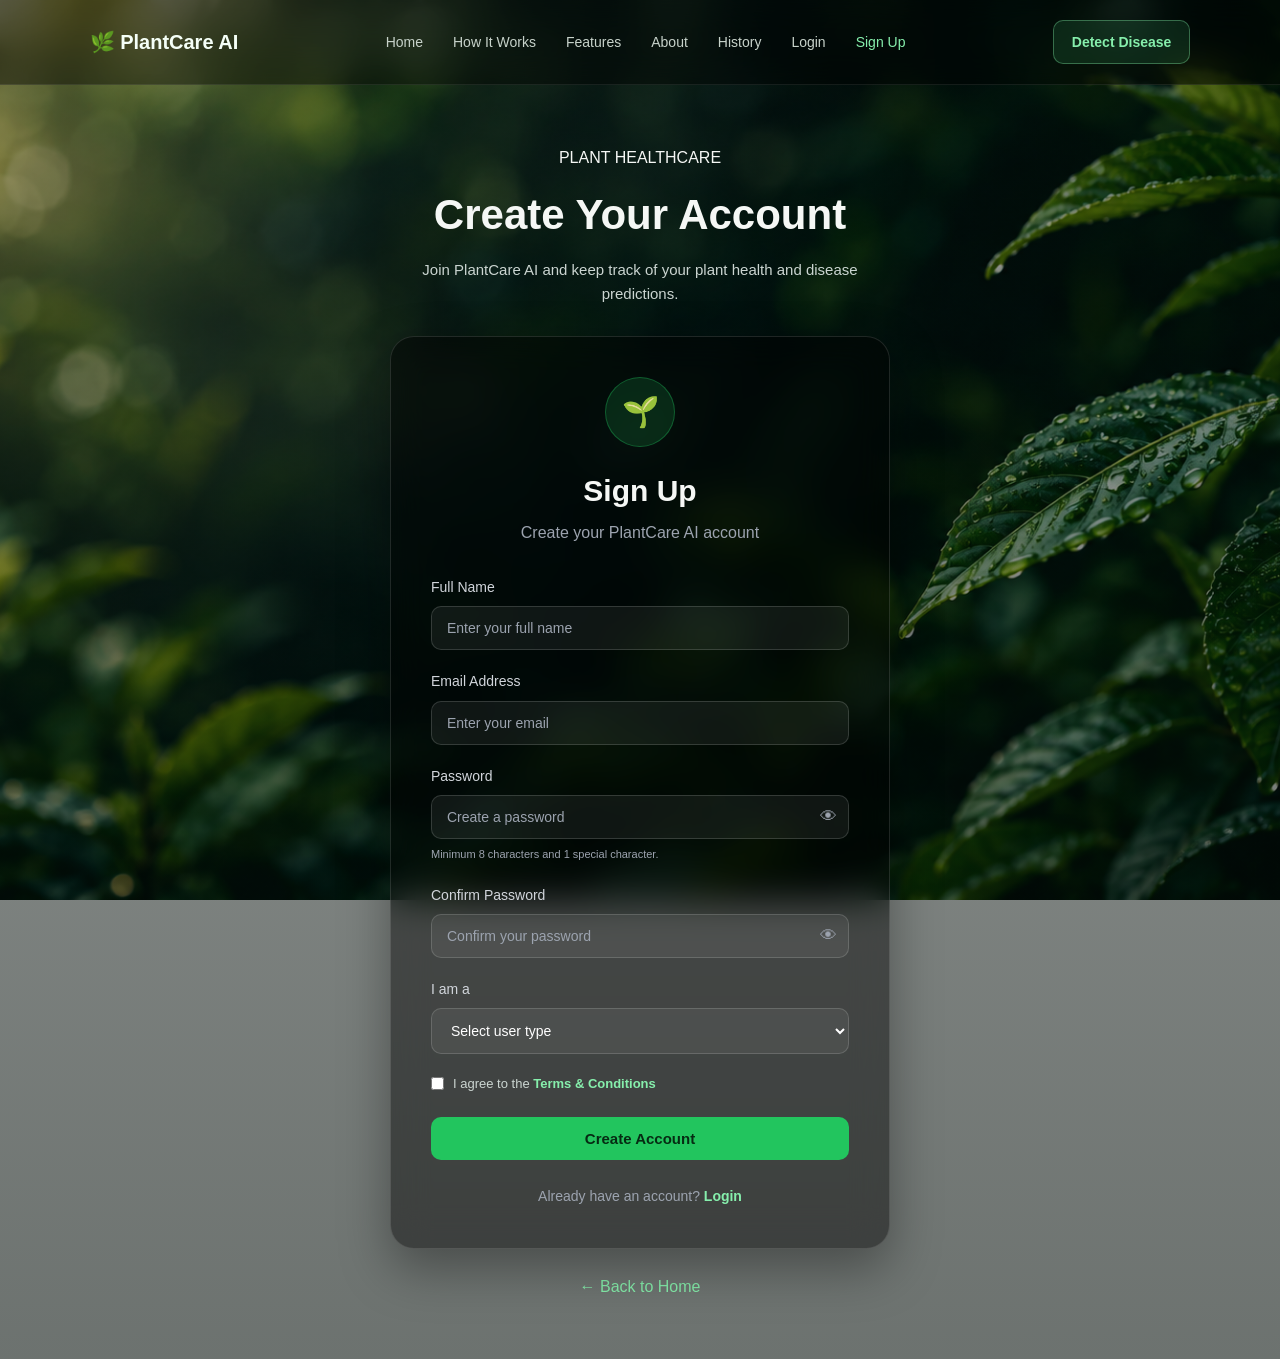
<file: frontend/signup.html>
<!DOCTYPE html>
<html lang="en">

<head>
    <meta charset="UTF-8">
    <meta name="viewport" content="width=device-width, initial-scale=1.0">

    <title>Sign Up | PlantCare AI</title>

    <link rel="stylesheet" href="../css/style.css">
</head>

<body>

    <!-- ================= NAVBAR ================= -->

    <header class="navbar">

        <div class="logo">
            🌿 PlantCare AI
        </div>

        <nav class="nav-links">
            <a href="index.html">Home</a>
            <a href="index.html#how-it-works">How It Works</a>
            <a href="index.html#features">Features</a>
            <a href="about.html">About</a>
            <a href="history.html">History</a>
            <a href="login.html">Login</a>
            <a href="signup.html" class="active">Sign Up</a>
        </nav>

        <a href="upload.html" class="nav-button">
            Detect Disease
        </a>

    </header>


    <!-- ================= SIGN UP PAGE ================= -->

    <main class="auth-page">

        <section class="auth-section">

            <!-- HEADING -->

            <div class="auth-heading">

                <span class="section-label">
                    PLANT HEALTHCARE
                </span>

                <h1>Create Your Account</h1>

                <p>
                    Join PlantCare AI and keep track of your
                    plant health and disease predictions.
                </p>

            </div>


            <!-- SIGN UP CARD -->

            <div class="auth-card">

                <div class="auth-icon">
                    🌱
                </div>

                <h2>Sign Up</h2>

                <p class="auth-subtitle">
                    Create your PlantCare AI account
                </p>


                <!-- FULL NAME -->

                <div class="form-group">

                    <label for="signup-name">
                        Full Name
                    </label>

                    <input
                        type="text"
                        id="signup-name"
                        placeholder="Enter your full name"
                        required
                    >

                </div>


                <!-- EMAIL -->

                <div class="form-group">

                    <label for="signup-email">
                        Email Address
                    </label>

                    <input
                        type="email"
                        id="signup-email"
                        placeholder="Enter your email"
                        required
                    >

                </div>


                <!-- PASSWORD -->

                <div class="form-group">

                    <label for="signup-password">
                        Password
                    </label>

                    <div class="password-box">

                        <input
                            type="password"
                            id="signup-password"
                            placeholder="Create a password"
                            required
                        >

                        <button
                            type="button"
                            class="password-toggle"
                            onclick="togglePassword('signup-password', this)"
                        >
                            👁
                        </button>

                    </div>

                    <small class="password-hint">
                        Minimum 8 characters and 1 special character.
                    </small>

                </div>


                <!-- CONFIRM PASSWORD -->

                <div class="form-group">

                    <label for="confirm-password">
                        Confirm Password
                    </label>

                    <div class="password-box">

                        <input
                            type="password"
                            id="confirm-password"
                            placeholder="Confirm your password"
                            required
                        >

                        <button
                            type="button"
                            class="password-toggle"
                            onclick="togglePassword('confirm-password', this)"
                        >
                            👁
                        </button>

                    </div>

                    <small
                        id="password-error"
                        class="password-error"
                    ></small>

                </div>


                <!-- USER TYPE -->

                <div class="form-group">

                    <label for="user-type">
                        I am a
                    </label>

                    <select id="user-type">

                        <option value="">
                            Select user type
                        </option>

                        <option value="farmer">
                            Farmer
                        </option>

                        <option value="gardener">
                            Home Gardener
                        </option>

                        <option value="plant-enthusiast">
                            Plant Enthusiast
                        </option>

                    </select>

                </div>


                <!-- TERMS AND CONDITIONS -->

                <label class="terms-check">

                    <input
                        type="checkbox"
                        id="terms"
                    >

                    <span>
                        I agree to the
                        <a
                            href="terms.html"
                            target="_blank"
                            class="terms-link"
                        >
                            Terms & Conditions
                        </a>
                    </span>

                </label>


                <!-- SIGN UP BUTTON -->

                <button
                    type="button"
                    class="auth-button"
                    onclick="signupUser()"
                >
                    Create Account
                </button>


                <!-- LOGIN -->

                <p class="auth-switch">

                    Already have an account?

                    <a href="login.html">
                        Login
                    </a>

                </p>

            </div>


            <!-- BACK TO HOME -->

            <a href="index.html" class="back-link">
                ← Back to Home
            </a>

        </section>

    </main>


    <!-- JAVASCRIPT -->

    <script src="../js/app.js"></script>

</body>

</html>
</file>
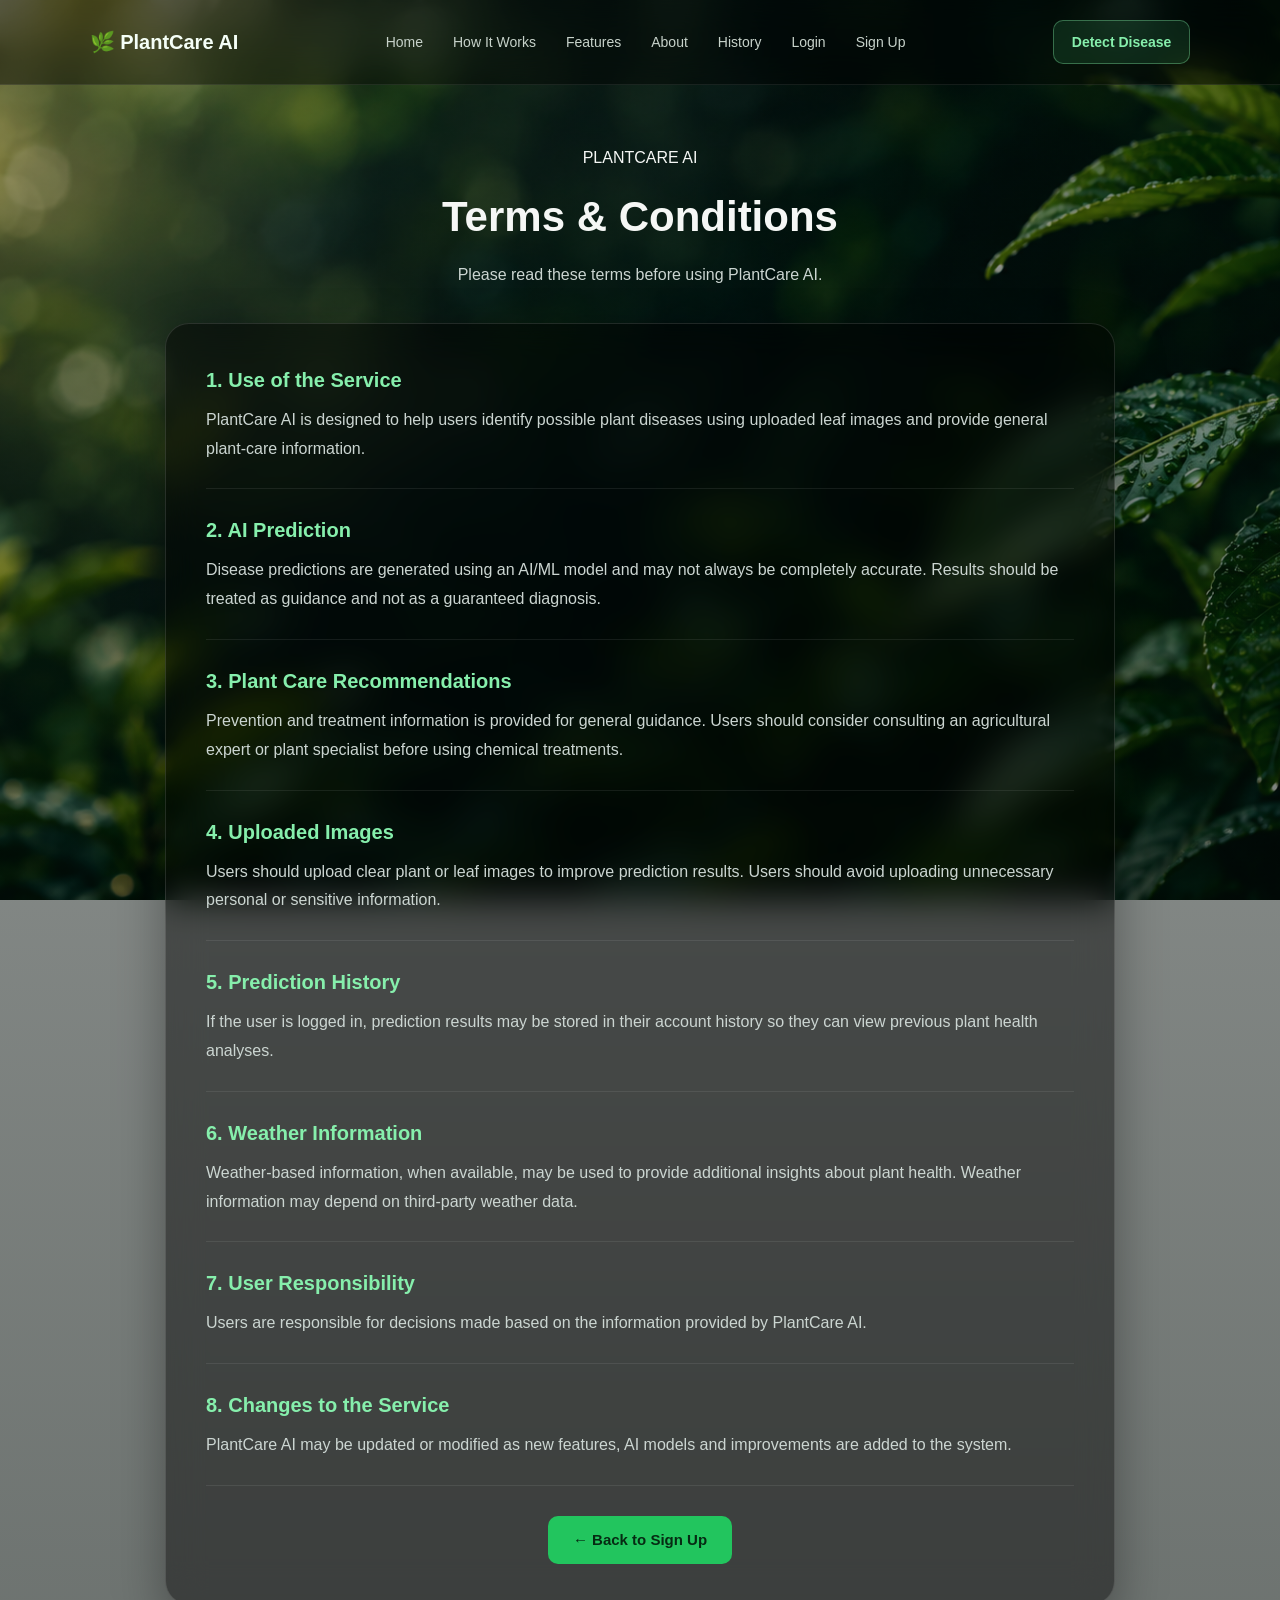
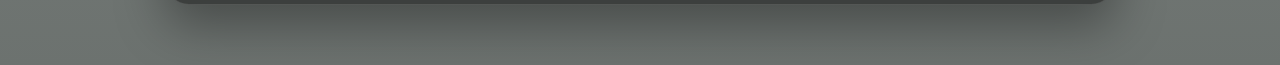
<file: frontend/terms.html>
<!DOCTYPE html>
<html lang="en">

<head>

    <meta charset="UTF-8">

    <meta
        name="viewport"
        content="width=device-width, initial-scale=1.0"
    >

    <title>Terms & Conditions | PlantCare AI</title>

    <link rel="stylesheet" href="../css/style.css">

</head>


<body>

    <!-- ================= NAVBAR ================= -->

    <header class="navbar">

        <div class="logo">
            🌿 PlantCare AI
        </div>

        <nav class="nav-links">

            <a href="index.html">
                Home
            </a>

            <a href="index.html#how-it-works">
                How It Works
            </a>

            <a href="index.html#features">
                Features
            </a>

            <a href="about.html">
                About
            </a>

            <a href="history.html">
                History
            </a>

            <a href="login.html">
                Login
            </a>

            <a href="signup.html">
                Sign Up
            </a>

        </nav>

        <a
            href="upload.html"
            class="nav-button"
        >
            Detect Disease
        </a>

    </header>


    <!-- ================= TERMS PAGE ================= -->

    <main class="terms-page">

        <section class="terms-section">


            <!-- HEADING -->

            <div class="section-heading">

                <span class="section-label">
                    PLANTCARE AI
                </span>

                <h1>
                    Terms & Conditions
                </h1>

                <p>
                    Please read these terms before using
                    PlantCare AI.
                </p>

            </div>


            <!-- TERMS CARD -->

            <div class="terms-card">


                <div class="terms-block">

                    <h2>
                        1. Use of the Service
                    </h2>

                    <p>
                        PlantCare AI is designed to help users
                        identify possible plant diseases using
                        uploaded leaf images and provide general
                        plant-care information.
                    </p>

                </div>


                <div class="terms-block">

                    <h2>
                        2. AI Prediction
                    </h2>

                    <p>
                        Disease predictions are generated using
                        an AI/ML model and may not always be
                        completely accurate. Results should be
                        treated as guidance and not as a
                        guaranteed diagnosis.
                    </p>

                </div>


                <div class="terms-block">

                    <h2>
                        3. Plant Care Recommendations
                    </h2>

                    <p>
                        Prevention and treatment information is
                        provided for general guidance. Users
                        should consider consulting an agricultural
                        expert or plant specialist before using
                        chemical treatments.
                    </p>

                </div>


                <div class="terms-block">

                    <h2>
                        4. Uploaded Images
                    </h2>

                    <p>
                        Users should upload clear plant or leaf
                        images to improve prediction results.
                        Users should avoid uploading unnecessary
                        personal or sensitive information.
                    </p>

                </div>


                <div class="terms-block">

                    <h2>
                        5. Prediction History
                    </h2>

                    <p>
                        If the user is logged in, prediction
                        results may be stored in their account
                        history so they can view previous
                        plant health analyses.
                    </p>

                </div>


                <div class="terms-block">

                    <h2>
                        6. Weather Information
                    </h2>

                    <p>
                        Weather-based information, when available,
                        may be used to provide additional insights
                        about plant health. Weather information may
                        depend on third-party weather data.
                    </p>

                </div>


                <div class="terms-block">

                    <h2>
                        7. User Responsibility
                    </h2>

                    <p>
                        Users are responsible for decisions made
                        based on the information provided by
                        PlantCare AI.
                    </p>

                </div>


                <div class="terms-block">

                    <h2>
                        8. Changes to the Service
                    </h2>

                    <p>
                        PlantCare AI may be updated or modified
                        as new features, AI models and improvements
                        are added to the system.
                    </p>

                </div>


                <!-- BACK -->

                <div class="terms-actions">

                    <a
                        href="signup.html"
                        class="auth-button terms-back"
                    >
                        ← Back to Sign Up
                    </a>

                </div>

            </div>

        </section>

    </main>


</body>

</html>
</file>
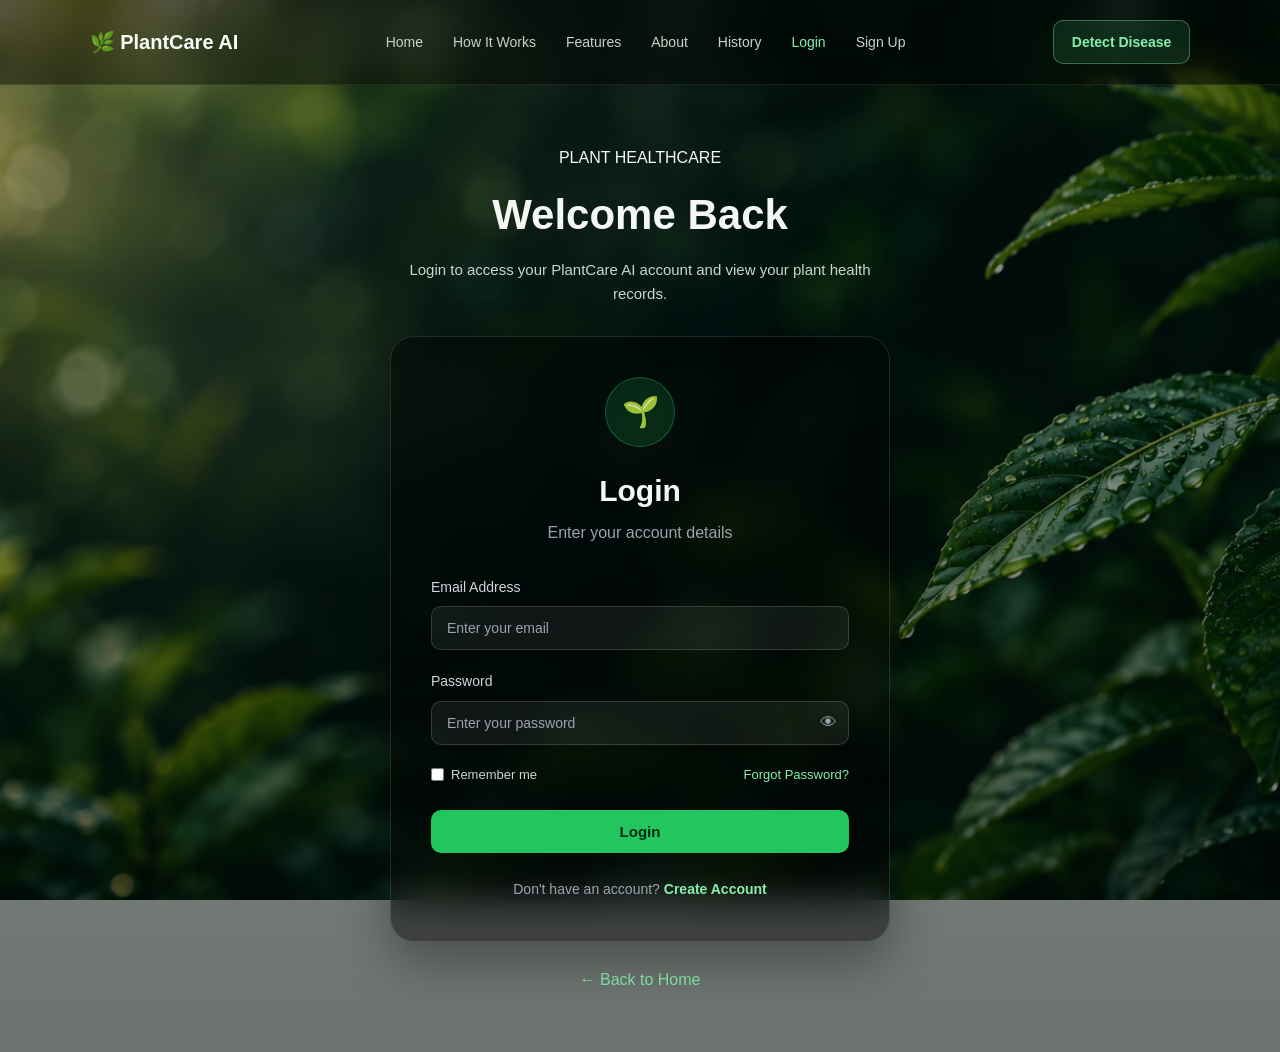
<file: frontend/upload.html>
<!DOCTYPE html>
<html lang="en">

<head>
    <meta charset="UTF-8">
    <meta name="viewport" content="width=device-width, initial-scale=1.0">

    <title>Upload Leaf - PlantCare AI</title>

    <link rel="stylesheet" href="../css/style.css">
</head>

<body>

    <script>
    console.log("UPLOAD PAGE OPENED SUCCESSFULLY");
</script>

    <!-- Navigation Bar -->
    <header class="navbar">

    <div class="logo">
        🌿 PlantCare AI
    </div>

    <nav class="nav-links">
        <a href="index.html">Home</a>
        <a href="index.html#how-it-works">How It Works</a>
        <a href="index.html#features">Features</a>
        <a href="about.html">About</a>
        <a href="history.html">History</a>
        <a href="login.html">Login</a>
        <a href="signup.html">Sign Up</a>
    </nav>

    <div id="welcome-user" style="
        color: #ffffff;
        font-weight: 600;
        margin: 0 15px;
    "></div>

    <button
    type="button"
    id="logout-button"
    onclick="logoutUser()"
    style="
        background: #c0392b;
        color: white;
        border: none;
        padding: 10px 18px;
        border-radius: 6px;
        cursor: pointer;
        font-weight: bold;
        display: inline-block;
        position: relative;
        z-index: 9999;
    ">
    Logout
</button>

    <a href="upload.html" class="nav-button active">
        Detect Disease
    </a>

</header>


    <!-- Upload Section -->
    <main class="upload-page">

        <section class="upload-section">

            <div class="section-heading">

                <span class="tagline">
                    AI PLANT HEALTH ANALYSIS
                </span>

                <h1>
                    Upload Your Plant Leaf
                </h1>

                <p>
                    Upload a clear image of the affected plant leaf
                    to check for possible diseases.
                </p>

            </div>


            <!-- Upload Card -->
            <div class="upload-card">

                <div class="upload-icon">
                    📷
                </div>

                <h2>
                    Upload Leaf Image
                </h2>

                <p>
                    Choose a clear photo of the plant leaf
                    from your device.
                </p>


                <!-- Plant Selection -->
                <div class="plant-selection">

                    <label for="plant-type">
                        Select Plant
                    </label>

                    <select id="plant-type" required>
                        <option value="aloe" selected>Aloe Vera</option>
                        <option value="tomato">Tomato</option>
                    </select>

                </div>


                <!-- File Input -->
                <label for="leaf-image" class="upload-button">
                    Choose Image
                </label>

                <input
                    type="file"
                    id="leaf-image"
                    accept="image/*"
                    hidden
                >


                <!-- Image Preview -->
                <div class="image-preview" id="image-preview">

                    <span>
                        Image preview will appear here
                    </span>

                </div>


                <!-- Analyze Button -->
                <button
                    type="button"
                    class="primary-button analyze-button"
                    id="analyze-button"
                >
                    Analyze Plant →
                </button>


                <small class="upload-note">
                    Supported formats: JPG, JPEG, PNG
                </small>

            </div>


            <!-- Back Button -->
            <a href="index.html" class="back-link">
                ← Back to Home
            </a>

        </section>

    </main>


    <!-- JavaScript -->
    <script src="../js/app.js"></script>

</body>

</html>
</file>
<file: css/style.css>
/* ================================
   GLOBAL RESET
================================ */

* {
    margin: 0;
    padding: 0;
    box-sizing: border-box;
}

html {
    scroll-behavior: smooth;
}

body {
    font-family: Arial, Helvetica, sans-serif;
    color: #f5f7f5;

    background:
        linear-gradient(
            rgba(2, 12, 7, 0.40),
            rgba(2, 12, 7, 0.58)
        ),
        url("../assets/images/plant-bg.png")
        center / cover fixed no-repeat;

    min-height: 100vh;
    line-height: 1.6;
}

/* ================================
   COMMON
================================ */

a {
    text-decoration: none;
    color: inherit;
}

section {
    width: 100%;
}

.tagline {
    display: inline-block;
    color: #86efac;
    font-size: 12px;
    font-weight: 700;
    letter-spacing: 2px;
    margin-bottom: 14px;
}

.section-heading {
    text-align: center;
    max-width: 700px;
    margin: 0 auto 50px;
}

.section-heading h2 {
    font-size: 38px;
    line-height: 1.2;
    margin-bottom: 15px;
}

.section-heading p {
    color: #b7c5bb;
    font-size: 16px;
}


/* ================================
   NAVBAR
================================ */

.navbar {
    width: 100%;
    padding: 20px 7%;

    display: flex;
    align-items: center;
    justify-content: space-between;
    gap: 25px;

    background: rgba(0, 0, 0, 0.42);
    backdrop-filter: blur(18px);
    -webkit-backdrop-filter: blur(18px);

    border-bottom: 1px solid rgba(255, 255, 255, 0.08);

    position: sticky;
    top: 0;
    z-index: 1000;
}

.logo {
    font-size: 20px;
    font-weight: 700;
    color: #f5fff7;
    white-space: nowrap;
}

.nav-links {
    display: flex;
    align-items: center;
    gap: 30px;
}

.nav-links a {
    color: #c7d2ca;
    font-size: 14px;
    transition: 0.3s ease;
}

.nav-links a:hover,
.nav-links a.active {
    color: #86efac;
}

.nav-button {
    padding: 10px 18px;

    background: rgba(74, 222, 128, 0.12);
    border: 1px solid rgba(134, 239, 172, 0.35);

    border-radius: 10px;

    color: #86efac;
    font-size: 14px;
    font-weight: 600;

    transition: 0.3s ease;
}

.nav-button:hover {
    background: #16a34a;
    color: white;
    transform: translateY(-2px);
}


/* ================================
   HERO
================================ */

.hero {
    min-height: 680px;

    display: grid;
    grid-template-columns: 1.1fr 0.9fr;

    align-items: center;
    gap: 70px;

    padding: 90px 7%;
}

.hero-content {
    max-width: 700px;
}

.hero-content h1 {
    font-size: clamp(48px, 6vw, 78px);
    line-height: 1.05;
    letter-spacing: -2px;
    margin-bottom: 25px;
}

.hero-content h1 span {
    color: #4ade80;
}

.hero-content p {
    max-width: 600px;

    color: #c0ccc4;

    font-size: 17px;
    line-height: 1.8;

    margin-bottom: 32px;
}

.hero-buttons {
    display: flex;
    align-items: center;
    gap: 15px;

    margin-bottom: 25px;
}

.primary-button,
.secondary-button {
    display: inline-flex;
    align-items: center;
    justify-content: center;

    padding: 13px 22px;

    border-radius: 10px;

    font-size: 14px;
    font-weight: 700;

    transition: 0.3s ease;
}

.primary-button {
    background: #16a34a;
    color: white;

    box-shadow: 0 10px 30px rgba(22, 163, 74, 0.22);
}

.primary-button:hover {
    background: #22c55e;
    transform: translateY(-3px);
}

.secondary-button {
    color: #d7e2da;

    background: rgba(255, 255, 255, 0.06);

    border: 1px solid rgba(255, 255, 255, 0.12);

    backdrop-filter: blur(10px);
}

.secondary-button:hover {
    border-color: rgba(134, 239, 172, 0.4);
    color: #86efac;
    transform: translateY(-3px);
}

.hero-note {
    color: #91a097;
    font-size: 13px;
}


/* ================================
   AI ANALYSIS CARD
================================ */

.hero-visual {
    display: flex;
    justify-content: center;
}

.analysis-card {
    width: 100%;
    max-width: 430px;

    padding: 35px;

    background: rgba(0, 0, 0, 0.48);

    border: 1px solid rgba(255, 255, 255, 0.10);

    border-radius: 24px;

    backdrop-filter: blur(22px);
    -webkit-backdrop-filter: blur(22px);

    box-shadow:
        0 25px 70px rgba(0, 0, 0, 0.35);

    position: relative;
    overflow: hidden;
}

.analysis-card::before {
    content: "";

    position: absolute;

    width: 180px;
    height: 180px;

    background: rgba(34, 197, 94, 0.10);

    border-radius: 50%;

    top: -80px;
    right: -70px;

    filter: blur(10px);
}

.card-icon {
    width: 55px;
    height: 55px;

    display: flex;
    align-items: center;
    justify-content: center;

    background: rgba(74, 222, 128, 0.12);

    border: 1px solid rgba(134, 239, 172, 0.20);

    border-radius: 15px;

    font-size: 25px;

    margin-bottom: 20px;
}

.card-label {
    color: #86efac;
    font-size: 11px;
    font-weight: 700;
    letter-spacing: 2px;
}

.analysis-card h2 {
    font-size: 28px;
    line-height: 1.25;

    margin: 12px 0;
}

.analysis-card > p {
    color: #aebbb2;
    font-size: 14px;
}

.analysis-divider {
    height: 1px;

    background: rgba(255, 255, 255, 0.08);

    margin: 25px 0;
}

.analysis-feature {
    display: flex;
    align-items: center;
    gap: 15px;

    padding: 12px 0;
}

.analysis-feature > span {
    width: 42px;
    height: 42px;

    display: flex;
    align-items: center;
    justify-content: center;

    background: rgba(255, 255, 255, 0.05);

    border-radius: 10px;

    font-size: 18px;
}

.analysis-feature strong {
    display: block;
    font-size: 14px;
    margin-bottom: 2px;
}

.analysis-feature small {
    color: #87958c;
    font-size: 12px;
}

.card-button {
    display: block;

    text-align: center;

    margin-top: 22px;
    padding: 13px;

    background: rgba(22, 163, 74, 0.16);

    border: 1px solid rgba(74, 222, 128, 0.25);

    border-radius: 10px;

    color: #86efac;

    font-size: 14px;
    font-weight: 700;

    transition: 0.3s ease;
}

.card-button:hover {
    background: #16a34a;
    color: white;
}

.disclaimer {
    display: block;

    text-align: center;

    color: #6f7d74;

    margin-top: 12px;
    font-size: 10px;
}


/* ================================
   AUDIENCE SECTION
================================ */

.audience {
    padding: 100px 7%;

    background: rgba(0, 0, 0, 0.20);
}

.audience-grid {
    max-width: 900px;
    margin: auto;

    display: grid;
    grid-template-columns: repeat(2, 1fr);

    gap: 25px;
}

.info-card {
    padding: 32px;

    background: rgba(0, 0, 0, 0.40);

    border: 1px solid rgba(255, 255, 255, 0.09);

    border-radius: 18px;

    backdrop-filter: blur(18px);

    transition: 0.3s ease;
}

.info-card:hover {
    transform: translateY(-5px);

    border-color: rgba(74, 222, 128, 0.30);

    background: rgba(0, 0, 0, 0.50);
}

.info-icon {
    font-size: 32px;
    margin-bottom: 18px;
}

.info-card h3 {
    font-size: 21px;
    margin-bottom: 10px;
}

.info-card p {
    color: #aebbb2;
    font-size: 14px;
}


/* ================================
   HOW IT WORKS
================================ */

.how-it-works {
    padding: 110px 7%;
}

.steps-grid {
    max-width: 1100px;
    margin: auto;

    display: grid;
    grid-template-columns: repeat(4, 1fr);

    gap: 18px;
}

.step-card {
    position: relative;

    padding: 28px 22px;

    background: rgba(0, 0, 0, 0.38);

    border: 1px solid rgba(255, 255, 255, 0.08);

    border-radius: 17px;

    backdrop-filter: blur(18px);

    transition: 0.3s ease;
}

.step-card:hover {
    transform: translateY(-5px);

    border-color: rgba(74, 222, 128, 0.25);
}

.step-number {
    position: absolute;

    top: 18px;
    right: 20px;

    color: rgba(134, 239, 172, 0.45);

    font-size: 12px;
    font-weight: 700;
}

.step-icon {
    font-size: 30px;
    margin-bottom: 18px;
}

.step-card h3 {
    font-size: 18px;
    margin-bottom: 9px;
}

.step-card p {
    color: #9eaba3;
    font-size: 13px;
}


/* ================================
   FEATURES
================================ */

.features {
    padding: 100px 7%;

    background: rgba(0, 0, 0, 0.20);
}

.features-grid {
    max-width: 1100px;
    margin: auto;

    display: grid;
    grid-template-columns: repeat(4, 1fr);

    gap: 18px;
}

.feature-card {
    padding: 28px 22px;

    background: rgba(0, 0, 0, 0.40);

    border: 1px solid rgba(255, 255, 255, 0.08);

    border-radius: 17px;

    backdrop-filter: blur(18px);

    transition: 0.3s ease;
}

.feature-card:hover {
    transform: translateY(-5px);

    border-color: rgba(74, 222, 128, 0.28);
}

.feature-icon {
    width: 48px;
    height: 48px;

    display: flex;
    align-items: center;
    justify-content: center;

    background: rgba(74, 222, 128, 0.10);

    border-radius: 12px;

    font-size: 22px;

    margin-bottom: 18px;
}

.feature-card h3 {
    font-size: 17px;
    margin-bottom: 9px;
}

.feature-card p {
    color: #9eaba3;
    font-size: 13px;
}


/* ================================
   CTA
================================ */

.cta-section {
    max-width: 1000px;

    margin: 90px auto;

    padding: 70px 30px;

    text-align: center;

    background:
        linear-gradient(
            rgba(10, 35, 20, 0.65),
            rgba(2, 15, 8, 0.75)
        );

    border: 1px solid rgba(134, 239, 172, 0.16);

    border-radius: 25px;

    backdrop-filter: blur(20px);
}

.cta-section h2 {
    font-size: 38px;
    margin-bottom: 12px;
}

.cta-section p {
    color: #aebbb2;
    margin-bottom: 25px;
}


/* ================================
   FOOTER
================================ */

.footer {
    padding: 45px 7% 30px;

    text-align: center;

    background: rgba(0, 0, 0, 0.55);

    border-top: 1px solid rgba(255, 255, 255, 0.07);
}

.footer-logo {
    color: #86efac;

    font-size: 20px;
    font-weight: 700;

    margin-bottom: 10px;
}

.footer p {
    color: #87958c;
    font-size: 13px;
    margin-bottom: 15px;
}

.footer small {
    color: #647068;
    font-size: 11px;
}


/* ================================
   RESPONSIVE DESIGN
================================ */

@media (max-width: 1000px) {

    .nav-links {
        gap: 15px;
    }

    .hero {
        grid-template-columns: 1fr;

        text-align: center;

        padding-top: 70px;
    }

    .hero-content {
        margin: auto;
    }

    .hero-content p {
        margin-left: auto;
        margin-right: auto;
    }

    .hero-buttons {
        justify-content: center;
    }

    .hero-note {
        text-align: center;
    }

    .hero-visual {
        margin-top: 20px;
    }

    .steps-grid,
    .features-grid {
        grid-template-columns: repeat(2, 1fr);
    }
}


@media (max-width: 700px) {

    .navbar {
        padding: 15px 5%;

        flex-wrap: wrap;
    }

    .logo {
        font-size: 17px;
    }

    .nav-links {
        order: 3;

        width: 100%;

        justify-content: center;

        gap: 18px;

        overflow-x: auto;
    }

    .nav-links a {
        font-size: 12px;
        white-space: nowrap;
    }

    .nav-button {
        padding: 8px 12px;
        font-size: 12px;
    }

    .hero {
        padding: 65px 5%;
    }

    .hero-content h1 {
        font-size: 46px;
        letter-spacing: -1px;
    }

    .hero-content p {
        font-size: 15px;
    }

    .hero-buttons {
        flex-direction: column;
    }

    .primary-button,
    .secondary-button {
        width: 100%;
    }

    .analysis-card {
        padding: 25px;
    }

    .section-heading h2 {
        font-size: 30px;
    }

    .audience-grid,
    .steps-grid,
    .features-grid {
        grid-template-columns: 1fr;
    }

    .audience,
    .how-it-works,
    .features {
        padding: 75px 5%;
    }

    .cta-section {
        margin: 60px 5%;

        padding: 50px 22px;
    }

    .cta-section h2 {
        font-size: 29px;
    }
}


@media (max-width: 400px) {

    .hero-content h1 {
        font-size: 38px;
    }

    .analysis-card h2 {
        font-size: 24px;
    }

    .section-heading h2 {
        font-size: 27px;
    }
}






/* ============================= */
/* UPLOAD PAGE */
/* ============================= */

.upload-page {
    min-height: calc(100vh - 80px);
    display: flex;
    justify-content: center;
    align-items: center;
    padding: 60px 8%;
}

.upload-section {
    width: 100%;
    max-width: 900px;
    text-align: center;
}

.upload-section .section-heading {
    margin-bottom: 35px;
}

.upload-section .section-heading h1 {
    font-size: 42px;
    margin: 12px 0;
}

.upload-card {
    max-width: 600px;
    margin: 0 auto;
    padding: 45px 40px;

    background: rgba(0, 0, 0, 0.45);
    backdrop-filter: blur(18px);
    -webkit-backdrop-filter: blur(18px);

    border: 1px solid rgba(255, 255, 255, 0.12);
    border-radius: 24px;

    box-shadow: 0 20px 50px rgba(0, 0, 0, 0.35);
}

.upload-icon {
    width: 80px;
    height: 80px;

    margin: 0 auto 20px;

    display: flex;
    align-items: center;
    justify-content: center;

    font-size: 35px;

    background: rgba(34, 197, 94, 0.15);
    border: 1px solid rgba(34, 197, 94, 0.35);

    border-radius: 50%;
}

.upload-card h2 {
    font-size: 28px;
    margin-bottom: 10px;
}

.upload-card > p {
    color: #cbd5d1;
    margin-bottom: 25px;
}


/* Choose Image Button */

.upload-button {
    display: inline-block;

    padding: 12px 25px;

    background: rgba(34, 197, 94, 0.15);
    border: 1px solid #22c55e;

    color: #86efac;

    border-radius: 10px;

    cursor: pointer;

    transition: 0.3s ease;
}

.upload-button:hover {
    background: #22c55e;
    color: #062b13;

    transform: translateY(-3px);
}


/* Image Preview */

.image-preview {
    width: 100%;
    min-height: 220px;

    margin: 25px 0;

    display: flex;
    align-items: center;
    justify-content: center;

    border: 2px dashed rgba(255, 255, 255, 0.2);
    border-radius: 16px;

    color: #9ca3af;

    background: rgba(255, 255, 255, 0.03);
}

.image-preview img {
    max-width: 100%;
    max-height: 300px;

    border-radius: 12px;
}


/* Analyze Button */

.analyze-button {
    border: none;
    cursor: pointer;

    width: 100%;
    margin-top: 5px;
}

.upload-note {
    display: block;

    margin-top: 18px;

    color: #9ca3af;
}


/* Back to Home */

.back-link {
    display: inline-block;

    margin-top: 25px;

    color: #86efac;

    text-decoration: none;

    transition: 0.3s ease;
}

.back-link:hover {
    color: #22c55e;
    transform: translateX(-3px);
}


/* ============================= */
/* UPLOAD PAGE RESPONSIVE */
/* ============================= */

@media (max-width: 700px) {

    .upload-page {
        padding: 40px 20px;
    }

    .upload-section .section-heading h1 {
        font-size: 32px;
    }

    .upload-card {
        padding: 35px 22px;
    }

    .upload-card h2 {
        font-size: 24px;
    }

}


@media (max-width: 400px) {

    .upload-section .section-heading h1 {
        font-size: 28px;
    }

    .upload-card {
        padding: 30px 18px;
    }

    .image-preview {
        min-height: 180px;
    }

}






/* ============================= */
/* RESULT PAGE */
/* ============================= */

.result-page {
    min-height: calc(100vh - 80px);
    padding: 60px 8%;
}

.result-section {
    width: 100%;
    max-width: 1100px;
    margin: 0 auto;
}

.result-section .section-heading {
    text-align: center;
    margin-bottom: 35px;
}

.result-section .section-heading h1 {
    font-size: 42px;
    margin: 12px 0;
}


/* ============================= */
/* RESULT CARD */
/* ============================= */

.result-card {
    display: grid;
    grid-template-columns: 0.9fr 1.1fr;
    gap: 35px;

    padding: 35px;

    background: rgba(0, 0, 0, 0.45);
    backdrop-filter: blur(18px);
    -webkit-backdrop-filter: blur(18px);

    border: 1px solid rgba(255, 255, 255, 0.12);
    border-radius: 24px;

    box-shadow: 0 20px 50px rgba(0, 0, 0, 0.35);
}


/* ============================= */
/* RESULT IMAGE */
/* ============================= */

.result-image-section h2 {
    margin-bottom: 18px;
}

.result-image {
    width: 100%;
    height: 350px;

    display: flex;
    align-items: center;
    justify-content: center;

    overflow: hidden;

    background: rgba(255, 255, 255, 0.04);

    border: 1px solid rgba(255, 255, 255, 0.12);
    border-radius: 18px;
}

.result-image img {
    width: 100%;
    height: 100%;

    object-fit: cover;
}


/* ============================= */
/* RESULT INFORMATION */
/* ============================= */

.result-label {
    display: inline-block;

    color: #86efac;

    font-size: 12px;
    font-weight: bold;

    letter-spacing: 1.5px;
}

.result-info h2 {
    font-size: 34px;
    margin: 8px 0 20px;
}


/* Confidence */

.confidence {
    display: flex;
    align-items: center;
    justify-content: space-between;

    padding: 14px 18px;
    margin-bottom: 25px;

    background: rgba(34, 197, 94, 0.08);

    border: 1px solid rgba(34, 197, 94, 0.2);
    border-radius: 12px;
}

.confidence strong {
    color: #4ade80;
    font-size: 20px;
}


/* ============================= */
/* RESULT BLOCKS */
/* ============================= */

.result-block {
    margin-top: 22px;
}

.result-block h3 {
    margin-bottom: 8px;
    font-size: 18px;
}

.result-block p {
    color: #cbd5d1;
}

.result-block ul {
    padding-left: 20px;
    color: #cbd5d1;
}

.result-block li {
    margin-bottom: 6px;
}


/* ============================= */
/* WEATHER CARD */
/* ============================= */

.weather-card {
    display: flex;
    align-items: center;
    gap: 22px;

    margin-top: 25px;
    padding: 25px 30px;

    background: rgba(0, 0, 0, 0.40);
    backdrop-filter: blur(18px);
    -webkit-backdrop-filter: blur(18px);

    border: 1px solid rgba(255, 255, 255, 0.12);
    border-radius: 20px;
}

.weather-icon {
    min-width: 65px;
    height: 65px;

    display: flex;
    align-items: center;
    justify-content: center;

    font-size: 30px;

    background: rgba(34, 197, 94, 0.12);

    border-radius: 50%;
}

.weather-card h2 {
    margin: 5px 0;
    font-size: 22px;
}

.weather-card p {
    color: #cbd5d1;
}


/* ============================= */
/* RESULT ACTIONS */
/* ============================= */

.result-actions {
    display: flex;
    justify-content: center;
    gap: 18px;

    margin-top: 30px;
}


/* ============================= */
/* RESPONSIVE DESIGN */
/* ============================= */

@media (max-width: 850px) {

    .result-card {
        grid-template-columns: 1fr;
    }

    .result-image {
        height: 300px;
    }

}


@media (max-width: 700px) {

    .result-page {
        padding: 40px 20px;
    }

    .result-section .section-heading h1 {
        font-size: 32px;
    }

    .result-card {
        padding: 25px 20px;
    }

    .result-info h2 {
        font-size: 28px;
    }

    .weather-card {
        align-items: flex-start;
        padding: 22px;
    }

    .result-actions {
        flex-direction: column;
    }

    .result-actions a {
        text-align: center;
    }

}


@media (max-width: 400px) {

    .result-section .section-heading h1 {
        font-size: 28px;
    }

    .result-image {
        height: 230px;
    }

    .result-info h2 {
        font-size: 25px;
    }

}






/* ============================= */
/* HISTORY PAGE */
/* ============================= */

.history-page {
    min-height: calc(100vh - 80px);
    padding: 60px 8%;
}

.history-section {
    width: 100%;
    max-width: 1200px;
    margin: 0 auto;
}

.history-section .section-heading {
    text-align: center;
    margin-bottom: 35px;
}

.history-section .section-heading h1 {
    font-size: 42px;
    margin: 12px 0;
}


/* ============================= */
/* HISTORY CARD */
/* ============================= */

.history-card {
    padding: 30px;

    background: rgba(0, 0, 0, 0.45);

    backdrop-filter: blur(18px);
    -webkit-backdrop-filter: blur(18px);

    border: 1px solid rgba(255, 255, 255, 0.12);

    border-radius: 24px;

    box-shadow:
        0 20px 50px rgba(0, 0, 0, 0.35);
}


/* ============================= */
/* HISTORY HEADER */
/* ============================= */

.history-header {
    display: flex;

    align-items: center;

    justify-content: space-between;

    gap: 20px;

    margin-bottom: 25px;
}

.history-header h2 {
    margin-bottom: 5px;
}

.history-header p {
    color: #9ca3af;
}


/* ============================= */
/* TABLE */
/* ============================= */

.history-table-wrapper {
    width: 100%;

    overflow-x: auto;
}

.history-table {
    width: 100%;

    min-width: 750px;

    border-collapse: collapse;
}

.history-table th {
    text-align: left;

    padding: 16px;

    color: #86efac;

    font-size: 13px;

    letter-spacing: 0.5px;

    border-bottom:
        1px solid rgba(255, 255, 255, 0.12);
}

.history-table td {
    padding: 18px 16px;

    color: #d1d5db;

    border-bottom:
        1px solid rgba(255, 255, 255, 0.08);
}

.history-table tbody tr {
    transition: 0.3s ease;
}

.history-table tbody tr:hover {
    background:
        rgba(34, 197, 94, 0.06);
}


/* ============================= */
/* CONFIDENCE */
/* ============================= */

.confidence-badge {
    display: inline-block;

    padding: 5px 10px;

    background:
        rgba(34, 197, 94, 0.12);

    border:
        1px solid rgba(34, 197, 94, 0.25);

    color: #86efac;

    border-radius: 20px;

    font-size: 13px;
}


/* ============================= */
/* STATUS */
/* ============================= */

.status-badge {
    display: inline-block;

    padding: 5px 10px;

    background:
        rgba(59, 130, 246, 0.12);

    border:
        1px solid rgba(59, 130, 246, 0.25);

    color: #93c5fd;

    border-radius: 20px;

    font-size: 13px;
}

.status-badge.healthy {
    background:
        rgba(34, 197, 94, 0.12);

    color: #86efac;
}


/* ============================= */
/* VIEW LINK */
/* ============================= */

.view-link {
    color: #86efac;

    text-decoration: none;

    transition: 0.3s ease;
}

.view-link:hover {
    color: #22c55e;
}


/* ============================= */
/* HISTORY NOTE */
/* ============================= */

.history-note {
    display: flex;

    align-items: center;

    gap: 15px;

    margin-top: 25px;

    padding: 20px 25px;

    background:
        rgba(0, 0, 0, 0.35);

    border:
        1px solid rgba(255, 255, 255, 0.1);

    border-radius: 16px;
}

.history-note span {
    font-size: 24px;
}

.history-note p {
    color: #cbd5d1;
}


/* ============================= */
/* HISTORY ACTIONS */
/* ============================= */

.history-action {
    display: flex;

    justify-content: center;

    gap: 18px;

    margin-top: 30px;
}


/* ============================= */
/* RESPONSIVE */
/* ============================= */

@media (max-width: 700px) {

    .history-page {
        padding: 40px 20px;
    }

    .history-section .section-heading h1 {
        font-size: 32px;
    }

    .history-card {
        padding: 20px;
    }

    .history-header {
        flex-direction: column;

        align-items: flex-start;
    }

    .history-action {
        flex-direction: column;
    }

    .history-action a {
        text-align: center;
    }

}







/* ============================= */
/* LOGIN / AUTH PAGE */
/* ============================= */

.auth-page {
    min-height: calc(100vh - 80px);

    display: flex;
    justify-content: center;
    align-items: center;

    padding: 60px 20px;
}

.auth-section {
    width: 100%;
    max-width: 500px;

    text-align: center;
}

.auth-heading {
    margin-bottom: 30px;
}

.auth-heading h1 {
    font-size: 42px;
    margin: 10px 0;
}

.auth-heading p {
    color: #cbd5d1;
    font-size: 15px;
}

.auth-card {
    padding: 40px;

    background: rgba(0, 0, 0, 0.45);

    backdrop-filter: blur(18px);
    -webkit-backdrop-filter: blur(18px);

    border: 1px solid rgba(255, 255, 255, 0.12);

    border-radius: 24px;

    box-shadow: 0 20px 50px rgba(0, 0, 0, 0.35);

    text-align: left;
}

.auth-icon {
    width: 70px;
    height: 70px;

    margin: 0 auto 20px;

    display: flex;
    align-items: center;
    justify-content: center;

    font-size: 30px;

    background: rgba(34, 197, 94, 0.15);

    border: 1px solid rgba(34, 197, 94, 0.35);

    border-radius: 50%;
}

.auth-card h2 {
    text-align: center;
    font-size: 30px;
    margin-bottom: 5px;
}

.auth-subtitle {
    text-align: center;
    color: #9ca3af;

    margin-bottom: 30px;
}


/* FORM */

.form-group {
    margin-bottom: 20px;
}

.form-group label {
    display: block;

    margin-bottom: 8px;

    color: #d1d5db;

    font-size: 14px;
}

.form-group input {
    width: 100%;

    padding: 13px 15px;

    background: rgba(255, 255, 255, 0.06);

    border: 1px solid rgba(255, 255, 255, 0.15);

    border-radius: 10px;

    color: white;

    font-size: 14px;

    outline: none;

    transition: 0.3s ease;

    box-sizing: border-box;
}

.form-group input::placeholder {
    color: #9ca3af;
}

.form-group input:focus {
    border-color: #22c55e;

    background: rgba(34, 197, 94, 0.06);

    box-shadow: 0 0 0 3px rgba(34, 197, 94, 0.08);
}


/* PASSWORD */

.password-box {
    position: relative;
}

.password-box input {
    padding-right: 50px;
}

.password-toggle {
    position: absolute;

    right: 12px;
    top: 50%;

    transform: translateY(-50%);

    border: none;

    background: transparent;

    color: #9ca3af;

    cursor: pointer;

    font-size: 17px;
}


/* OPTIONS */

.form-options {
    display: flex;

    justify-content: space-between;

    align-items: center;

    margin-bottom: 25px;

    font-size: 13px;
}

.remember-me {
    display: flex;

    align-items: center;

    gap: 7px;

    color: #cbd5d1;
}

.remember-me input {
    accent-color: #22c55e;
}

.form-options a {
    color: #86efac;

    text-decoration: none;
}

.form-options a:hover {
    color: #22c55e;
}


/* LOGIN BUTTON */

.auth-button {
    width: 100%;

    padding: 13px;

    border: none;

    border-radius: 10px;

    background: #22c55e;

    color: #062b13;

    font-size: 15px;

    font-weight: bold;

    cursor: pointer;

    transition: 0.3s ease;
}

.auth-button:hover {
    background: #4ade80;

    transform: translateY(-2px);

    box-shadow: 0 8px 25px rgba(34, 197, 94, 0.25);
}


/* SIGNUP LINK */

.auth-switch {
    text-align: center;

    margin-top: 25px;

    color: #9ca3af;

    font-size: 14px;
}

.auth-switch a {
    color: #86efac;

    text-decoration: none;

    font-weight: bold;
}

.auth-switch a:hover {
    color: #22c55e;
}


/* MOBILE */

@media (max-width: 600px) {

    .auth-page {
        padding: 40px 20px;
    }

    .auth-heading h1 {
        font-size: 32px;
    }

    .auth-card {
        padding: 30px 22px;
    }

}

@media (max-width: 400px) {

    .auth-heading h1 {
        font-size: 28px;
    }

    .auth-card {
        padding: 25px 18px;
    }

}




/* ============================= */
/* SIGNUP ADDITIONAL STYLES */
/* ============================= */

.password-hint {
    display: block;
    margin-top: 7px;
    color: #9ca3af;
    font-size: 11px;
}

.password-error {
    display: block;
    margin-top: 7px;
    color: #f87171;
    font-size: 12px;
}

.form-group select {
    width: 100%;
    padding: 13px 15px;

    background: rgba(255, 255, 255, 0.06);

    border: 1px solid rgba(255, 255, 255, 0.15);

    border-radius: 10px;

    color: white;

    font-size: 14px;

    outline: none;

    box-sizing: border-box;

    cursor: pointer;
}

.form-group select:focus {
    border-color: #22c55e;

    box-shadow:
        0 0 0 3px rgba(34, 197, 94, 0.08);
}

.form-group select option {
    background: #102018;
    color: white;
}

.terms-check {
    display: flex;
    align-items: flex-start;
    gap: 9px;

    margin-bottom: 22px;

    color: #cbd5d1;

    font-size: 13px;

    cursor: pointer;
}

.terms-check input {
    margin-top: 3px;
    accent-color: #22c55e;
}





/* ============================= */
/* TERMS & CONDITIONS PAGE */
/* ============================= */

.terms-page {
    min-height: calc(100vh - 80px);
    padding: 60px 8%;
}

.terms-section {
    width: 100%;
    max-width: 950px;
    margin: 0 auto;
}

.terms-section .section-heading {
    text-align: center;
    margin-bottom: 35px;
}

.terms-section .section-heading h1 {
    font-size: 42px;
    margin: 12px 0;
}

.terms-section .section-heading p {
    color: #cbd5d1;
}

.terms-card {
    padding: 40px;

    background: rgba(0, 0, 0, 0.45);

    backdrop-filter: blur(18px);
    -webkit-backdrop-filter: blur(18px);

    border: 1px solid rgba(255, 255, 255, 0.12);

    border-radius: 24px;

    box-shadow:
        0 20px 50px rgba(0, 0, 0, 0.35);
}

.terms-block {
    padding-bottom: 25px;
    margin-bottom: 25px;

    border-bottom:
        1px solid rgba(255, 255, 255, 0.08);
}

.terms-block:last-of-type {
    border-bottom: none;
    margin-bottom: 0;
}

.terms-block h2 {
    font-size: 20px;
    margin-bottom: 10px;

    color: #86efac;
}

.terms-block p {
    color: #cbd5d1;
    line-height: 1.8;
}

.terms-actions {
    display: flex;
    justify-content: center;

    margin-top: 30px;
}

.terms-back {
    display: inline-block;

    width: auto;

    text-decoration: none;

    text-align: center;

    padding: 12px 25px;
}


/* Terms link on signup */

.terms-link {
    color: #86efac;
    text-decoration: none;
    font-weight: 600;
}

.terms-link:hover {
    color: #22c55e;
    text-decoration: underline;
}


/* Mobile */

@media (max-width: 700px) {

    .terms-page {
        padding: 40px 20px;
    }

    .terms-section .section-heading h1 {
        font-size: 32px;
    }

    .terms-card {
        padding: 25px 20px;
    }

    .terms-block h2 {
        font-size: 18px;
    }

}






/* =====================================
   ABOUT PAGE
===================================== */

.about-page {
    min-height: calc(100vh - 80px);
    padding: 60px 8%;
}

.about-section {
    width: 100%;
    max-width: 1100px;
    margin: 0 auto;
}

/* Page Heading */

.about-section > .section-heading {
    text-align: center;
    margin-bottom: 40px;
}

.about-section .section-heading h1 {
    font-size: 42px;
    line-height: 1.3;
    margin: 15px 0;
}

.about-section .section-heading h1 span {
    color: #86efac;
}

.about-section .section-heading p {
    max-width: 700px;
    margin: 0 auto;
    color: #cbd5d1;
}

/* Common Glass Card */

.about-card {
    padding: 30px;
    background: rgba(0, 0, 0, 0.48);
    backdrop-filter: blur(18px);
    -webkit-backdrop-filter: blur(18px);
    border: 1px solid rgba(255, 255, 255, 0.12);
    border-radius: 20px;
    box-shadow: 0 15px 40px rgba(0, 0, 0, 0.25);
    transition: transform 0.3s ease,
                border-color 0.3s ease;
}

.about-card:hover {
    transform: translateY(-4px);
    border-color: rgba(34, 197, 94, 0.4);
}

.about-icon {
    width: 60px;
    height: 60px;
    display: flex;
    align-items: center;
    justify-content: center;
    margin-bottom: 18px;
    font-size: 28px;
    background: rgba(34, 197, 94, 0.13);
    border: 1px solid rgba(34, 197, 94, 0.25);
    border-radius: 16px;
}

.about-card h2 {
    margin-bottom: 12px;
    color: #86efac;
    font-size: 24px;
}

.about-card p {
    color: #cbd5d1;
    line-height: 1.8;
}

/* Vision and Mission Grid */

.about-grid {
    display: grid;
    grid-template-columns: repeat(2, minmax(0, 1fr));
    gap: 24px;
    margin-top: 25px;
}

/* Additional Sections */

.about-extra-section {
    margin-top: 60px;
}

/* Section Headings */

.about-section-title {
    text-align: center;
    margin-bottom: 30px;
}

.about-section-title h2 {
    margin: 12px 0;
    font-size: 32px;
}

.about-section-title > p {
    max-width: 650px;
    margin: 0 auto;
    color: #cbd5d1;
    line-height: 1.7;
}

/* Feature Cards */

.about-feature {
    min-width: 0;
    height: 100%;
    box-sizing: border-box;
    padding: 26px;
    background: rgba(0, 0, 0, 0.45);
    backdrop-filter: blur(16px);
    -webkit-backdrop-filter: blur(16px);
    border: 1px solid rgba(255, 255, 255, 0.1);
    border-radius: 18px;
    transition: transform 0.3s ease,
                background 0.3s ease,
                border-color 0.3s ease;
}

.about-feature:hover {
    transform: translateY(-5px);
    background: rgba(15, 50, 30, 0.65);
    border-color: rgba(34, 197, 94, 0.35);
}

.about-feature > span {
    display: inline-block;
    margin-bottom: 8px;
    font-size: 30px;
}

.about-feature h3 {
    margin: 8px 0;
    color: #86efac;
    font-size: 19px;
}

.about-feature p {
    color: #cbd5d1;
    font-size: 14px;
    line-height: 1.8;
}

/* AI Workflow */

.workflow-grid {
    display: grid;
    grid-template-columns: repeat(4, minmax(0, 1fr));
    gap: 18px;
}

.workflow-step {
    min-width: 0;
    padding: 25px 20px;
    background: rgba(0, 0, 0, 0.48);
    backdrop-filter: blur(16px);
    -webkit-backdrop-filter: blur(16px);
    border: 1px solid rgba(255, 255, 255, 0.12);
    border-radius: 18px;
    transition: transform 0.3s ease,
                border-color 0.3s ease;
}

.workflow-step:hover {
    transform: translateY(-5px);
    border-color: rgba(34, 197, 94, 0.45);
}

.workflow-number {
    display: inline-block;
    margin-bottom: 15px;
    color: #4ade80;
    font-size: 28px;
    font-weight: 700;
}

.workflow-step h3 {
    margin-bottom: 10px;
    color: #f5f7f5;
    font-size: 18px;
}

.workflow-step p {
    color: #cbd5d1;
    font-size: 14px;
    line-height: 1.8;
}

/* Call To Action */

.about-cta {
    margin-top: 60px;
    padding: 42px 25px;
    text-align: center;
    background: rgba(0, 0, 0, 0.48);
    backdrop-filter: blur(18px);
    -webkit-backdrop-filter: blur(18px);
    border: 1px solid rgba(34, 197, 94, 0.25);
    border-radius: 22px;
    box-shadow: 0 15px 40px rgba(0, 0, 0, 0.2);
}

.about-cta h2 {
    margin-bottom: 12px;
    font-size: 30px;
}

.about-cta p {
    margin-bottom: 25px;
    color: #cbd5d1;
    line-height: 1.8;
}

.about-cta .primary-button {
    display: inline-block;
    padding: 13px 25px;
    background: #22c55e;
    color: #062b13;
    text-decoration: none;
    font-weight: 700;
    border-radius: 10px;
    transition: all 0.3s ease;
}

.about-cta .primary-button:hover {
    background: #86efac;
    transform: translateY(-3px);
    box-shadow: 0 8px 20px rgba(34, 197, 94, 0.2);
}

/* =====================================
   RESPONSIVE DESIGN
===================================== */

@media (max-width: 900px) {

    .about-page {
        padding: 45px 5%;
    }

    .about-section .section-heading h1 {
        font-size: 36px;
    }

    .workflow-grid {
        grid-template-columns: repeat(2, minmax(0, 1fr));
    }
}

@media (max-width: 600px) {

    .about-page {
        padding: 35px 20px;
    }

    .about-section .section-heading h1 {
        font-size: 30px;
    }

    .about-section .section-heading p {
        font-size: 14px;
    }

    .about-grid,
    .workflow-grid {
        grid-template-columns: 1fr;
    }

    .about-card {
        padding: 24px;
    }

    .about-extra-section {
        margin-top: 42px;
    }

    .about-section-title {
        margin-bottom: 22px;
    }

    .about-section-title h2 {
        font-size: 26px;
    }

    .about-feature {
        padding: 23px;
    }

    .workflow-step {
        padding: 22px;
    }

    .about-cta {
        margin-top: 42px;
        padding: 30px 20px;
    }

    .about-cta h2 {
        font-size: 25px;
    }
}

@media (max-width: 400px) {

    .about-section .section-heading h1 {
        font-size: 26px;
    }

    .about-card {
        padding: 20px;
    }

    .about-card h2 {
        font-size: 21px;
    }

    .about-section-title h2 {
        font-size: 23px;
    }
}
</file>
